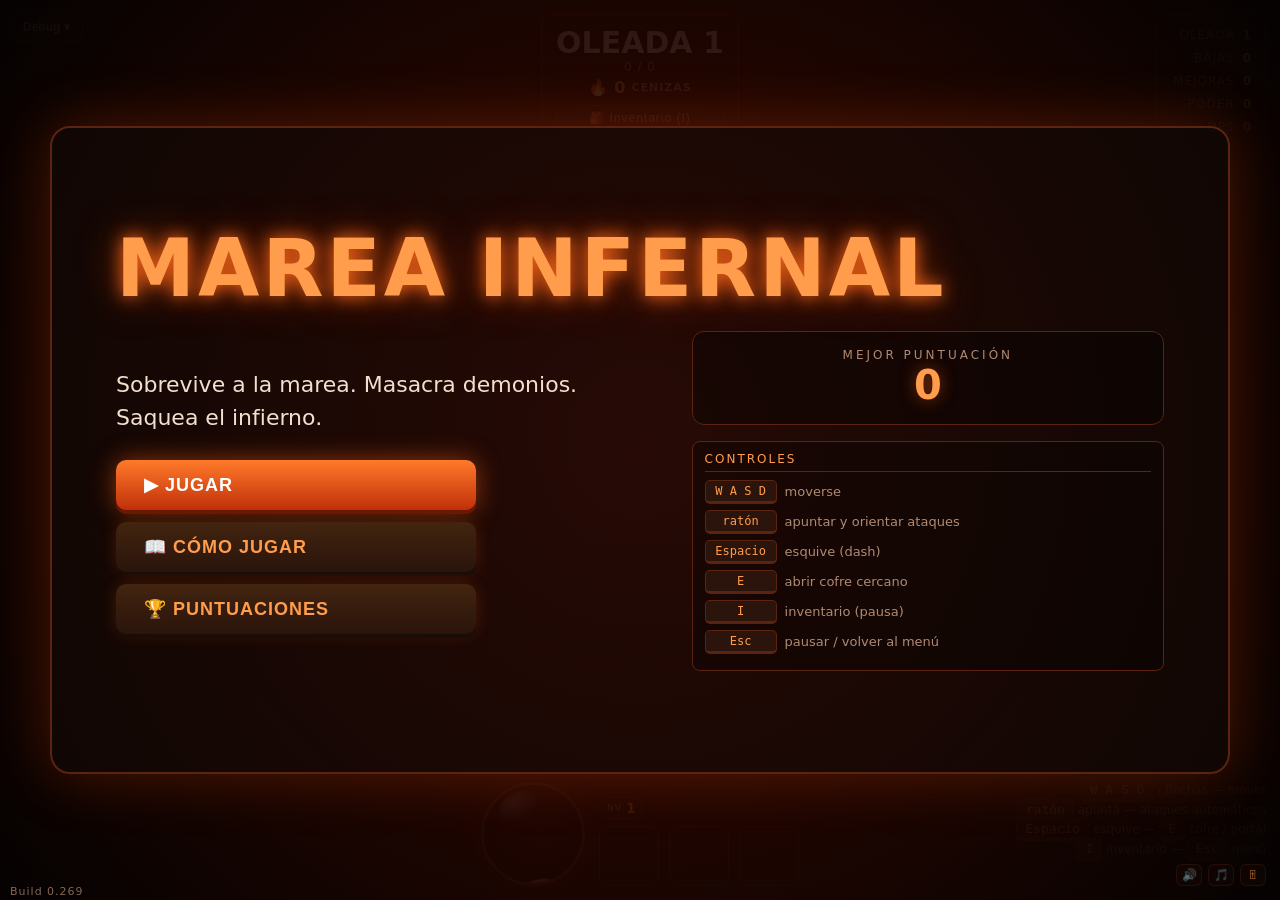
<file: index.html>
<!DOCTYPE html>
<html lang="es">

<head>
  <meta charset="UTF-8" />
  <meta name="viewport" content="width=device-width, initial-scale=1.0, maximum-scale=1.0, user-scalable=no, viewport-fit=cover" />
  <meta name="theme-color" content="#0d0806" />
  <meta name="mobile-web-app-capable" content="yes" />
  <meta name="apple-mobile-web-app-capable" content="yes" />
  <meta name="apple-mobile-web-app-status-bar-style" content="black-translucent" />
  <link rel="manifest" href="manifest.webmanifest" />
  <title>Marea Infernal</title>
  <link rel="stylesheet" href="css/estilos.css?v=270" />
</head>

<body>
  <div id="game-wrap">
    <canvas id="game"></canvas>
    <canvas id="locator-layer" aria-hidden="true"></canvas>
    <details id="debug-panel">
      <summary>Debug ▾</summary>
      <div id="debug-menu" role="group" aria-label="Controles de debug">
        <button id="dbg-wave" type="button">+ Oleada</button>
        <button id="dbg-final" type="button">Desafío final</button>
        <button id="dbg-ash" type="button" aria-pressed="false">∞ Cenizas</button>
        <button id="dbg-god" type="button" aria-pressed="false">Invulnerable</button>
        <button id="dbg-goblin" type="button">Invocar Krampus</button>
        <button id="dbg-level" type="button">+ Nivel</button>
        <button id="dbg-skelhp" type="button" aria-pressed="false">Vida esqueletos</button>
      </div>
    </details>
    <!-- NOTA PARA QUIEN EDITE ESTE ARCHIVO (Claude): por CADA salida/entrega que se haga de este proyecto
         hay que SUMAR 1 al numero de build de la linea de abajo. Actual: 269 -> la proxima entrega 270,
         luego 271, 272, etc. (se muestra como 0.269, 0.270, 0.271...). Actualiza este comentario tambien.
         La etiqueta NO lleva fecha. -->
    <div id="build-tag">Build 0.269</div>


    <!-- Boss bar -->
    <div id="boss-wrap">
      <div id="boss-name">Señor de la Marea</div>
      <div id="boss-bar">
        <div id="boss-fill"></div>
      </div>
    </div>

    <!-- Boss warning banner -->
    <div id="warning"></div>

    <!-- Intermission banner (every 5 waves) -->
    <div id="inter-panel">
      <div class="inter-title">Intermedio</div>
      <div class="inter-sub">Oleada superada. Revisa tu equipo con <kbd>I</kbd> y continúa cuando estés listo.</div>
      <button class="btn btn-small" id="inter-continue">Continuar ▶</button>
    </div>

    <div id="portal-prompt" hidden role="group" aria-labelledby="portal-prompt-title">
      <strong id="portal-prompt-title">Pasar a la siguiente etapa</strong>
      <button id="portal-enter" class="btn btn-small" type="button">Cruzar · E / Enter</button>
    </div>

    <!-- HUD -->
    <div id="hud">
      <div class="hud-top">
        <div></div><!-- hueco: Nivel/Vida/Exp ahora estan abajo (#dock), junto a las habilidades -->

        <div class="panel tide-panel">
          <div id="tide-timer">OLEADA 1</div>
          <div id="wave-progress" style="font-size:12px;color:var(--muted);letter-spacing:1px;margin-bottom:4px">0 / 0
          </div>
          <div class="ash"><span>🔥</span><span id="ash-txt">0</span><span
              style="font-size:11px;color:var(--muted);text-transform:uppercase;letter-spacing:1px">cenizas</span></div>
          <button id="inv-btn">🎒 Inventario (I)</button>
        </div>

        <div class="panel" style="text-align:right">
          <div class="stat-row" style="justify-content:flex-end"><span class="stat-label">Oleada</span><b id="wave-txt"
              style="color:var(--ember-glow)">1</b></div>
          <div class="stat-row" style="justify-content:flex-end"><span class="stat-label">Bajas</span><b
              id="kills-txt">0</b></div>
          <div class="stat-row" style="justify-content:flex-end"><span class="stat-label">Mejoras</span><b
              id="loot-txt">0</b></div>
          <div class="stat-row" style="justify-content:flex-end"><span class="stat-label">Poder</span><b id="power-txt"
              style="color:#ffd84d">0</b></div>
          <div class="stat-row" style="justify-content:flex-end" title="Daño efectivo (sin sobreataque) de los últimos 15 s ÷ 15"><span class="stat-label">DPS</span><b id="dps-txt"
              style="color:#ff9d2e">0</b></div>
        </div>
      </div>

      <div class="hud-bottom">
        <div id="loot-feed"></div>
        <!-- Dock inferior estilo Diablo: orbe de vida a la izquierda; a la derecha, barra de experiencia
             (con el nivel) encima de las habilidades. Los ids hp-fill/hp-txt/xp-fill/xp-txt/level-txt los usa updateHud(). -->
        <div id="dock">
          <div id="hp-orb" title="Vida">
            <div id="hp-fill"></div>
            <div class="orb-shine"></div>
            <div id="hp-txt" class="orb-label"></div>
          </div>
          <div id="dock-main">
            <div id="necro-souls" class="bar" hidden aria-live="polite" title="Esqueletos: cuenta / límite">
              <div class="fill" id="necro-fill"></div>
              <div class="label" id="necro-txt"></div>
            </div>
            <div id="xp-row">
              <div id="level-badge" title="Nivel"><small>Nv</small><b id="level-txt">1</b></div>
              <div class="bar" id="xp-bar" title="Experiencia">
                <div class="fill" id="xp-fill"></div>
                <div class="label" id="xp-txt"></div>
              </div>
            </div>
            <div id="skills-bar">
              <div class="skill" id="skill-0">
                <div class="skill-icon"></div>
                <div class="skill-cd"></div>
                <div class="skill-name"></div>
              </div>
              <div class="skill" id="skill-1">
                <div class="skill-icon"></div>
                <div class="skill-cd"></div>
                <div class="skill-name"></div>
              </div>
              <div class="skill" id="skill-2">
                <div class="skill-icon"></div>
                <div class="skill-cd"></div>
                <div class="skill-name"></div>
              </div>
            </div>
          </div>
        </div>
        <div id="hud-br">
          <div id="controls-hint">
            <kbd>W A S D</kbd> / flechas — mover<br />
            <kbd>ratón</kbd> apunta — ataques automáticos<br />
            <kbd>Espacio</kbd> esquive — <kbd>E</kbd> cofre / portal<br />
            <kbd>I</kbd> inventario — <kbd>Esc</kbd> menú
          </div>
          <button id="pause-btn" title="Pausa" aria-label="Pausa">⏸</button>
          <div id="audio-controls">
            <button id="sound-btn" title="Silenciar sonido" aria-label="Silenciar sonido" aria-pressed="false">🔊</button>
            <button id="music-mute-btn" title="Silenciar música" aria-label="Silenciar música" aria-pressed="false">🎵</button>
            <button id="volume-btn" title="Volumen" aria-label="Ajustar volumen" aria-expanded="false" aria-controls="volume-panel">🎚</button>
            <button id="fullscreen-btn" class="touch-only" type="button" data-fullscreen data-compact="true" aria-label="Pantalla completa">⛶</button>
            <div id="volume-panel" hidden>
              <label for="volume-slider">General <output id="volume-value" for="volume-slider">100 %</output></label>
              <input id="volume-slider" type="range" min="0" max="100" step="1" value="100" aria-label="Volumen general" />
              <label for="music-slider">Música <output id="music-value" for="music-slider">25 %</output></label>
              <input id="music-slider" type="range" min="0" max="100" step="1" value="25" aria-label="Volumen de música" aria-describedby="music-track" />
              <label for="effects-slider">Habilidades y efectos <output id="effects-value" for="effects-slider">100 %</output></label>
              <input id="effects-slider" type="range" min="0" max="100" step="1" value="100" aria-label="Volumen de habilidades y efectos" />
              <p id="music-track">Ceniza digital · 8 bits</p>
            </div>
          </div>
        </div>
      </div>
    </div>

    <!-- Controles tactiles: solo se muestran en moviles/tablets (clase .touch en <html>, ver mecanica.js y tactil.js) -->
    <div id="touch-ui">
      <div id="dpad" aria-label="Cruceta">
        <span class="dp dp-up">▲</span>
        <span class="dp dp-left">◀</span>
        <span class="dp dp-mid"></span>
        <span class="dp dp-right">▶</span>
        <span class="dp dp-down">▼</span>
        <span id="dpad-thumb" aria-hidden="true"></span>
      </div>
      <button id="touch-chest" hidden>📦<small>Abrir</small></button>
      <button id="touch-dash" aria-label="Esquive">💨<small>Esquive</small></button>
    </div>
    <div id="rotate-hint"><div>📱↻<p>Gira el dispositivo en horizontal para jugar</p><button class="btn" type="button" data-fullscreen>Pantalla completa</button></div></div>

    <div id="fullscreen-help" class="overlay" role="dialog" aria-modal="true" aria-labelledby="fullscreen-help-title" hidden>
      <div class="card"><h2 id="fullscreen-help-title">Pantalla completa</h2><p id="fullscreen-message"></p><button id="fullscreen-help-close" class="btn" type="button">Entendido</button></div>
    </div>

    <!-- Main menu overlay -->
    <div class="overlay" id="menu-screen">
      <div class="card menu-card">
        <h1>Marea Infernal</h1>

        <!-- HOME view -->
        <div class="menu-view" id="menu-home">
          <div class="home-grid">
            <div class="home-main">
              <p class="big">Sobrevive a la marea. Masacra demonios. Saquea el infierno.</p>
              <div class="menu-buttons">
                <button class="btn" id="btn-play">▶ Jugar</button>
                <button class="btn btn-sec" id="btn-how">📖 Cómo jugar</button>
                <button class="btn btn-sec" id="btn-scores">🏆 Puntuaciones</button>
                <button class="btn btn-sec touch-only" type="button" data-fullscreen>Pantalla completa</button>
              </div>
            </div>
            <aside class="home-side">
              <div class="best-box">
                <div class="best-label">Mejor puntuación</div>
                <div class="best-val" id="menu-best">0</div>
              </div>
              <div class="ctrl-col">
                <div class="ctrl-title">Controles</div>
                <div class="ctrl-row"><kbd>W A S D</kbd><span>moverse</span></div>
                <div class="ctrl-row"><kbd>ratón</kbd><span>apuntar y orientar ataques</span></div>
                <div class="ctrl-row"><kbd>Espacio</kbd><span>esquive (dash)</span></div>
                <div class="ctrl-row"><kbd>E</kbd><span>abrir cofre cercano</span></div>
                <div class="ctrl-row"><kbd>I</kbd><span>inventario (pausa)</span></div>
                <div class="ctrl-row"><kbd>Esc</kbd><span>pausar / volver al menú</span></div>
              </div>
            </aside>
          </div>
        </div>

        <!-- Weapon selection view -->
        <div class="menu-view hidden" id="menu-weapons">
          <h2>Elige tu arma</h2>
          <p class="weapon-intro">Elige con cuidado: tu héroe define tu estilo de combate y no se puede cambiar durante la partida.</p>
          <div class="diff-row" role="group" aria-label="Dificultad">
            <span class="diff-label">Dificultad</span>
            <button type="button" class="diff-btn" data-diff="easy" title="Bichos sin multiplicador de vida ni daño; jefes con 50 % menos de vida">Fácil</button>
            <button type="button" class="diff-btn active" data-diff="normal" title="Bichos x5 de vida y x3 de daño; jefes con 30 % menos de vida">Normal</button>
            <button type="button" class="diff-btn" data-diff="hard" title="La dificultad original: bichos x15 de vida y x5 de daño">Difícil</button>
          </div>
          <div class="weapon-grid">
            <article class="weapon-card">
              <div class="weapon-icon">🏹</div>
              <h3>Arquero</h3>
              <p>A distancia: flechas rápidas, golpes críticos y vida equilibrada.</p>
              <ul>
                <li>Flecha: disparo constante</li>
                <li>Abanico: ráfaga en cono</li>
                <li>Devastación: atraviesa todo</li>
              </ul>
              <button class="btn weapon-start" data-weapon="bow">Jugar con arco</button>
            </article>
            <article class="weapon-card">
              <div class="weapon-icon">🪄</div>
              <h3>Mago</h3>
              <p>Frágil y de largo alcance, con meteoritos y esquiva en parpadeo.</p>
              <ul>
                <li>Orbe arcano: proyectil guiado</li>
                <li>Salva arcana: abanico de orbes</li>
                <li>Meteorito: explosión de área</li>
              </ul>
              <button class="btn weapon-start" data-weapon="staff">Jugar con bastón</button>
            </article>
            <article class="weapon-card">
              <div class="weapon-icon">🪓</div>
              <h3>Bárbaro</h3>
              <p>Cuerpo a cuerpo y muy resistente, pero más lento.</p>
              <ul>
                <li>Tajo: barrido que crece con el daño</li>
                <li>Hacha arrojadiza: hace sangrar</li>
                <li>Golpe sísmico: onda de área</li>
              </ul>
              <button class="btn weapon-start" data-weapon="axe">Jugar con hacha</button>
            </article>
            <article class="weapon-card">
              <div class="weapon-icon">💀</div>
              <h3>Nigromante</h3>
              <p>Magia oscura, esqueletos aliados y un aura de veneno acumulable.</p>
              <ul>
                <li>Siega espectral: barrido en arco</li>
                <li>Hueste: 1 esqueleto cada 3 bajas</li>
                <li>Aura pestilente: veneno que se acumula</li>
              </ul>
              <button class="btn weapon-start" data-weapon="necro">Jugar con nigromante</button>
            </article>
          </div>
          <button class="btn btn-sec menu-back" data-back>← Volver</button>
        </div>

        <!-- HOW TO PLAY view -->
        <div class="menu-view hidden" id="menu-howto">
          <h2>Cómo jugar</h2>
          <div class="howto-body">
            <div class="howto-text">
              <p><b style="color:var(--ember-glow)">Objetivo.</b> Sobrevive tantas oleadas como puedas: no hay límite
                de tiempo y solo pierdes si te quedas sin vida. Cada oleada es más dura. Sube de nivel con la
                <b>experiencia</b>, reúne <b>cenizas candentes</b> 🔥 y mejora tu equipo con el <b>botín</b>.</p>
              <p><b style="color:var(--ember-glow)">Héroes.</b> Elige uno antes de jugar; no se puede cambiar durante la
                partida. Cada héroe tiene tres ataques automáticos (básico, intermedio y definitivo) con su propio
                cooldown: tú solo te mueves y apuntas con el ratón, que orienta los ataques frontales (los circulares
                salen desde ti).</p>
              <p><b style="color:#ffd84d">🏹 Arquero.</b> Combate a distancia con 120 de vida base y 12 de daño. Dispara flechas
                rápidas (3,1 por segundo), un abanico de flechas y una flecha devastadora que atraviesa a todos los enemigos. Su stat
                propio es el <b>Crítico</b>.</p>
              <p><b style="color:#bd8cff">🪄 Mago.</b> El más frágil (80 de vida) pero con más daño base (25). Lanza (1,7 ataques por segundo) un
                orbe arcano guiado, una salva de orbes en abanico y un meteorito que marca un círculo antes de caer. Su
                <b>Poder</b> (en lugar de Crítico) agranda el meteorito y añade orbes a la salva. Su esquiva es un
                <b>parpadeo arcano</b>: desapareces mientras te desplazas y llega un 25 %
                más lejos.</p>
              <p><b style="color:#ff7659">🪓 Bárbaro.</b> Cuerpo a cuerpo y muy resistente: 200 de vida, 30 de daño, 1,6 ataques por segundo y
                regeneración de 1/s, pero más lento. Su <b>Bloqueo</b> (en lugar de Crítico) da probabilidad de reducir
                a la mitad el daño recibido. El tajo es un barrido en sentido horario: su arco crece con el daño hasta cerrar el círculo de 360° (con 100 de daño) y, desde ahí, crece su radio; el hacha arrojadiza lanza tres hachas que
                atraviesan y hacen sangrar (50 % de su daño cada 0,5 s durante 8 s) y el golpe sísmico daña en tres anillos
                (×2 exterior, ×4 central, ×7 interior).</p>
              <p><b style="color:#9fe6b2">💀 Nigromante.</b> Tiene 95 de vida y 62 de daño base. Pelea con un barrido de guadaña, invoca
                esqueletos y envenena a los enemigos cercanos con su Aura pestilente (el detalle de cada habilidad está
                en el inventario, <kbd>I</kbd>). Cada 3 bajas levantan un esqueleto espectral durante 10 segundos, hasta tantos
                aliados como su <b>Mando</b> (8 de base, +1 por punto gastado, multiplicado por la rareza); la Hueste espectral
                invoca tres arqueros y comparte ese máximo; los esqueletos de más no aparecen en el mapa: esperan en una reserva (la cuenta pasa del límite) y entran uno a uno cuando muere un aliado. Mientras la cuenta esté por encima del límite (mínimo 5 s) se enciende una luz verde que duplica la vida de todos. Los aliados atraviesan obstáculos (también las flechas de los arqueros) y sí reciben daño de los enemigos.
                Su stat especial es <b>Mando</b> (en lugar de Crítico) y su Recarga sube un +5 % por punto en vez de un +10 %, y su Velocidad (botas) sube +1 por punto en vez de +2.</p>
              <p><b style="color:var(--ember-glow)">Esquiva.</b> Pulsa <kbd>Espacio</kbd> para hacer un dash con una
                breve invulnerabilidad. Tiene tiempo de recarga.</p>
              <p><b style="color:var(--ember-glow)">Botín y equipo.</b> Empiezas con 6 piezas (una por ranura). Abre tu
                mochila con <kbd>I</kbd>: a la izquierda de la ventana verás un cuadro por cada habilidad de tu héroe con lo
                que hace y sus valores actuales; dentro, tus estadísticas y tus piezas. Gasta cenizas: cada punto de stat sube la pieza +1 (cuesta 30, 50, 100, 250 o 2500 cenizas según la rareza de la pieza: Común, Mágico, Raro, Legendario o Único).
                Al llegar a +5 puedes subir su rareza (Común → Único), y el indicador vuelve a +0 (conservas los stats
                ya comprados) para repetir el ciclo en el rango superior.</p>
              <p><b style="color:var(--ember-glow)">Rareza.</b> La rareza de una pieza multiplica <b>todos sus
                stats</b>:
                <span style="color:#d9d2c6">Común ×1</span> ·
                <span style="color:#5aa0ff">Mágico ×1,5</span> ·
                <span style="color:#ffd84d">Raro ×2</span> ·
                <span style="color:#ff7a2a">Legendario ×3</span> ·
                <span style="color:#c9622b">Único ×5</span>.
                Subirla cuesta 200, 350, 750 y 2000 cenizas (de un nivel al siguiente), así que es la mejora más
                potente del equipo.</p>
              <p><b style="color:var(--ember-glow)">Cofres.</b> Aparecen con un 5% de probabilidad en cada tanda de
                enemigos y siempre al matar al jefe. Duran solo 5 segundos: acércate y pulsa <kbd>E</kbd> para abrirlos
                gratis y recibir 100 + (nivel × 50) cenizas, aumentadas por tu bonus de Brasas.</p>
              <p><b style="color:#ffd84d">Duende del Tesoro.</b> Con poca probabilidad aparece un duende que huye de
                ti dejando cenizas. No hace daño, pero acaba escapando por un portal dorado: si lo golpeas mientras lo
                abre, lo interrumpes; tras unos 25 s ya no se puede detener. Derrótalo para ganar 200 cenizas.</p>
              <p><b style="color:#ff5050">Los jefes.</b> Aparece uno distinto cada 10 oleadas: Kraken Abisal (10),
                Coloso Abisal (20), Medusa de Magma (30), Ídolo Rúnico (40) y el Señor de la Marea (50). Desde la
                oleada 20 saltan para aplastar; desde la 30 invocan lluvia de fuego. Al derrotarlos dejan un cofre.
                Tras la oleada 50 hay una última <b>pausa</b> (“Prepárate para el Desafío final”) y, al continuar,
                llega el <b>Desafío final</b>: tres jefes al azar <b>a la vez</b>, con <b>300.000 de vida cada uno</b> y sin
                enemigos normales. Al caer los tres ganas la partida y puedes registrar tu nombre. Cada 5 oleadas
                hay una <b>pausa</b> (sin nuevos enemigos hasta pulsar Continuar) para revisar tu equipo, y cada 10
                cambia el <b>escenario</b>.</p>
            </div>

            <div class="controls-table">
              <div class="ctrl-col">
                <div class="ctrl-title">Teclado y ratón</div>
                <div class="ctrl-row"><kbd>W A S D</kbd><span>/ flechas — moverse</span></div>
                <div class="ctrl-row"><kbd>ratón</kbd><span>apuntar y orientar los ataques</span></div>
                <div class="ctrl-row"><kbd>auto</kbd><span>los tres ataques se lanzan solos con sus cooldowns</span></div>
                <div class="ctrl-row"><kbd>Espacio</kbd><span>esquive (dash)</span></div>
                <div class="ctrl-row"><kbd>E</kbd><span>abrir cofre cercano</span></div>
                <div class="ctrl-row"><kbd>I</kbd><span>inventario (pausa)</span></div>
                <div class="ctrl-row"><kbd>Esc</kbd><span>pausar / volver al menú</span></div>
              </div>
              <div class="ctrl-col touch-only">
                <div class="ctrl-title">Pantalla táctil</div>
                <div class="ctrl-row"><kbd>cruceta</kbd><span>moverse (8 direcciones)</span></div>
                <div class="ctrl-row"><kbd>💨</kbd><span>esquive (dash)</span></div>
                <div class="ctrl-row"><kbd>auto</kbd><span>apunta solo al enemigo más cercano</span></div>
                <div class="ctrl-row"><kbd>📦</kbd><span>aparece junto a un cofre para abrirlo</span></div>
                <div class="ctrl-row"><kbd>⏸</kbd><span>pausar / volver al menú</span></div>
                <div class="ctrl-row"><kbd>⛶</kbd><span>pantalla completa; podés moverte y esquivar con dos dedos</span></div>
              </div>
            </div>
          </div>
          <button class="btn btn-sec menu-back" data-back>← Volver</button>
        </div>

        <!-- SCORES view -->
        <div class="menu-view hidden" id="menu-scores">
          <h2>Puntuaciones</h2>
          <div class="scores-tabs">
            <button class="btn btn-small" id="scores-tab-global">🌐 Global</button>
            <button class="btn btn-small btn-sec" id="scores-tab-local">💾 Local</button>
          </div>
          <div class="diff-row" role="group" aria-label="Dificultad del ranking">
            <span class="diff-label">Dificultad</span>
            <button type="button" class="diff-btn" data-sdiff="easy">Fácil</button>
            <button type="button" class="diff-btn" data-sdiff="normal">Normal</button>
            <button type="button" class="diff-btn active" data-sdiff="hard">Difícil</button>
          </div>
          <div id="scores-status" class="scores-empty"></div>
          <div id="scores-table"></div>
          <div class="menu-buttons-row">
            <button class="btn btn-sec menu-back" data-back>← Volver</button>
            <button class="btn btn-danger" id="btn-clear-scores">🗑 Borrar</button>
          </div>
        </div>
      </div>
    </div>

    <!-- Pause overlay -->
    <div class="overlay hidden" id="pause-screen">
      <div class="card">
        <h2>Pausa</h2>
        <p>La marea aguarda tu regreso.</p>
        <div class="menu-buttons">
          <button class="btn" id="btn-resume">▶ Reanudar</button>
          <button class="btn btn-sec" id="btn-pause-menu">🏠 Menú principal</button>
        </div>
        <p class="menu-foot">Salir al menú termina la partida actual.</p>
      </div>
    </div>

    <!-- Inventory overlay -->
    <div class="overlay hidden" id="inv-screen">
      <div class="card inv-card">
        <h2>Inventario</h2>
        <p id="inv-power">Brasas</p>
        <div class="inv-cols">
          <div class="inv-left">
            <div class="inv-sub">Estadísticas</div>
            <div class="stat-legend"><b style="color:#5aa0ff">■</b> Nivel (base) &nbsp; <b style="color:#ff9d4d">■</b>
              Equipo</div>
            <div id="stats-panel"></div>
            <div class="inv-sub" id="skills-sub" style="margin-top:16px" hidden>Habilidades</div>
          </div>
          <div>
            <div class="inv-sub">Equipo · mejóralo con brasas</div>
            <div id="equip-list"></div>
          </div>
        </div>
        <button class="btn" id="inv-close">Cerrar (I)</button>
        <!-- Habilidades: columna flotante a la izquierda de la tarjeta (si no cabe, se mueve a la columna izquierda; ver placeSkillsPanel) -->
        <div id="skills-panel"></div>
      </div>
    </div>

    <!-- Game over overlay -->
    <div class="overlay hidden" id="over-screen">
      <canvas id="fireworks"></canvas>
      <div class="card" style="position:relative;z-index:1">
        <h2 id="over-title">Has caído</h2>
        <p id="over-sub">La marea te ha consumido. Esto es lo que lograste:</p>
        <div class="stats-grid">
          <div>Nivel alcanzado <b id="final-level">1</b></div>
          <div>Oleada <b id="final-wave">1</b></div>
          <div>Demonios abatidos <b id="final-kills">0</b></div>
          <div>Mejoras realizadas <b id="final-loot">0</b></div>
          <div>Cenizas totales <b id="final-ash">0</b></div>
          <div>Puntuación <b id="final-score">0</b></div>
        </div>
        <div id="dmg-breakdown"></div>
        <p id="best-score" style="color:var(--ember-glow)"></p>
        <div class="name-row" id="name-row">
          <label for="name-input">Tu nombre:</label>
          <input id="name-input" type="text" maxlength="14" placeholder="Héroe" autocomplete="off" />
          <button class="btn btn-sec btn-small" id="save-score-btn">Guardar</button>
        </div>
        <div class="menu-buttons-row">
          <button class="btn" id="restart-btn">⟳ Reintentar</button>
          <button class="btn btn-sec" id="over-scores-btn">🏆 Puntuaciones</button>
          <button class="btn btn-sec" id="over-menu-btn">🏠 Menú</button>
        </div>
      </div>
    </div>
  </div>

  <!-- Orden de carga clasico (sin modulos ES para que funcione bajo file://):
     mecanica.js define el nucleo y los simbolos globales (var/function);
     personajes.js y enemigos.js los usan. enemigos.js arranca el juego al final. -->
  <script src="js/mecanica.js?v=1"></script>
  <script src="js/musica.js"></script>
  <script src="js/portal.js"></script>
  <script src="js/personajes.js"></script>
  <script src="js/jefes.js"></script>
  <script src="js/nigromante.js"></script>
  <script src="js/enemigos.js"></script>
  <script src="js/tactil.js?v=268"></script>
</body>

</html>
</file>
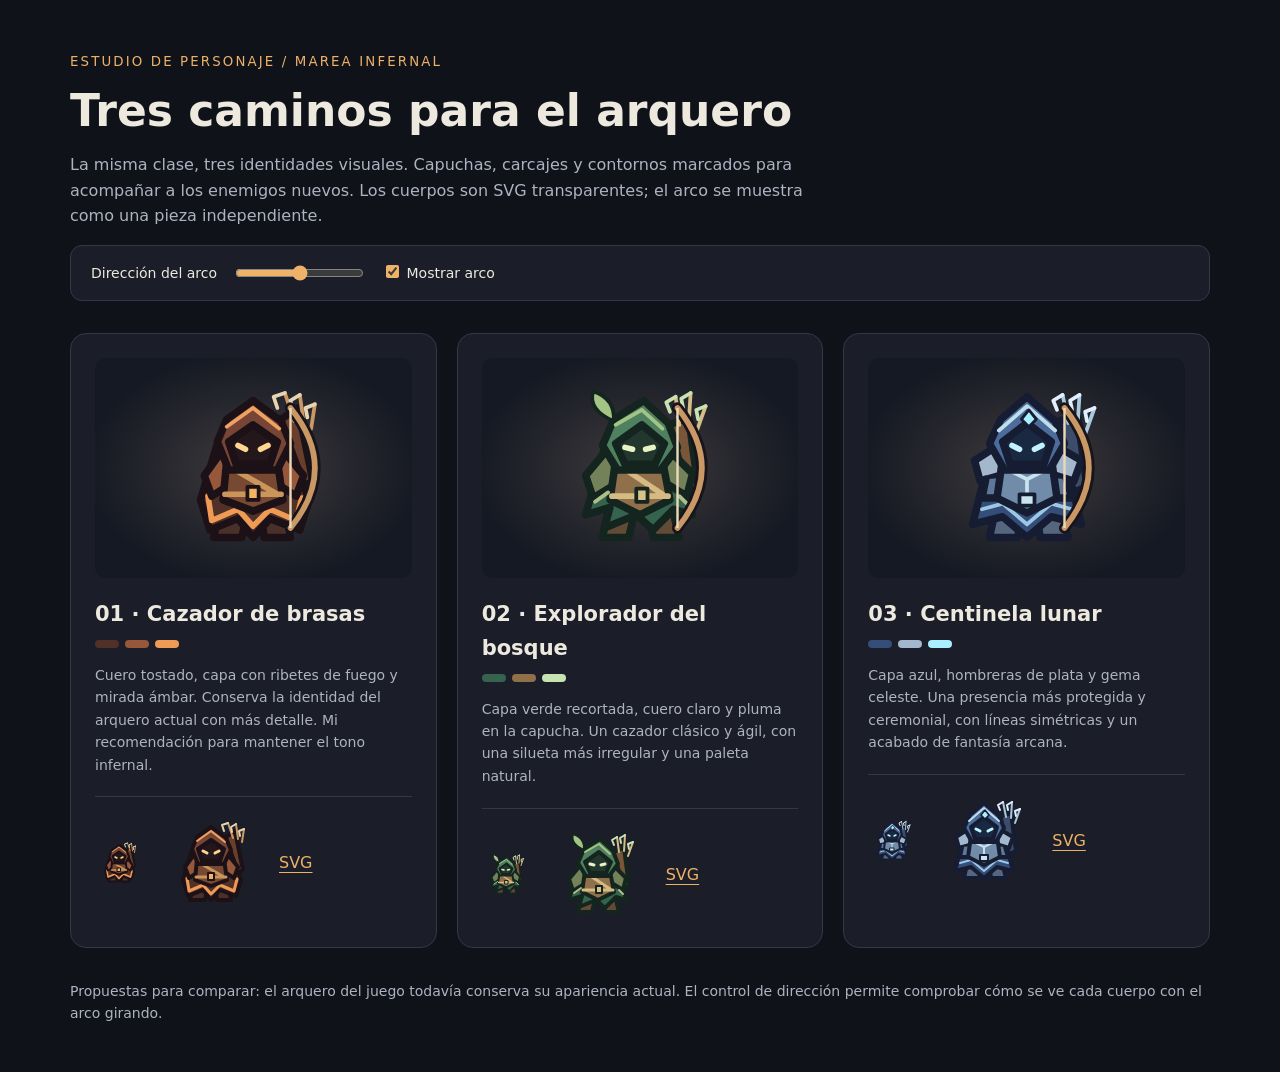
<file: assets/archer/index.html>
<!doctype html>
<html lang="es">
<meta charset="utf-8">
<meta name="viewport" content="width=device-width,initial-scale=1">
<title>Marea Infernal · Tres arqueros</title>
<style>
*{box-sizing:border-box}body{margin:0;padding:48px 24px;background:#101219;color:#eee9df;font:16px/1.6 system-ui,sans-serif}main{max-width:1140px;margin:auto}small{color:#edb268;letter-spacing:.16em;text-transform:uppercase}h1{font-size:clamp(28px,5vw,44px);line-height:1.15;margin:12px 0}p{color:#aeb3c1;max-width:760px}.grid{display:grid;grid-template-columns:repeat(auto-fit,minmax(280px,1fr));gap:20px;margin:32px 0}article{border:1px solid #343846;border-radius:16px;padding:24px;background:#1b1e28}.stage{height:220px;display:grid;place-items:center;background:radial-gradient(ellipse,#3e3a3c,#151923 75%);border-radius:10px}.hero{position:relative;width:180px;height:180px}.hero img{width:100%;height:100%}.bow{position:absolute;inset:0;width:100%;height:100%;overflow:visible;pointer-events:none;transform:rotate(var(--aim,0deg));transform-origin:50% 50%}h2{font-size:21px;margin:20px 0 8px}article p{font-size:14px;min-height:90px;margin:0 0 20px}.sizes{display:flex;align-items:center;gap:20px;border-top:1px solid #343846;padding-top:18px}.sizes img{width:48px;height:48px}.sizes img+img{width:96px;height:96px}a{color:#edb268;text-underline-offset:4px}.controls{display:flex;align-items:center;gap:16px;flex-wrap:wrap;padding:16px 20px;border:1px solid #343846;border-radius:12px;background:#1b1e28}input{accent-color:#edb268}label{font-size:14px}footer{font-size:14px;color:#aeb3c1}.swatches{display:flex;gap:6px;margin-bottom:16px}.swatches i{width:24px;height:8px;border-radius:4px;background:var(--c)}
</style>
<main>
<small>Estudio de personaje / Marea Infernal</small>
<h1>Tres caminos para el arquero</h1>
<p>La misma clase, tres identidades visuales. Capuchas, carcajes y contornos marcados para acompañar a los enemigos nuevos. Los cuerpos son SVG transparentes; el arco se muestra como una pieza independiente.</p>
<div class="controls"><label for="aim">Dirección del arco</label><input id="aim" type="range" min="-180" max="180" value="0"><label><input id="weapon" type="checkbox" checked> Mostrar arco</label></div>
<div class="grid">
<article><div class="stage"><div class="hero"><img src="ember.svg" alt="Arquero con capucha marrón y ribetes naranjas"></div></div><h2>01 · Cazador de brasas</h2><div class="swatches"><i style="--c:#513027"></i><i style="--c:#96573a"></i><i style="--c:#ef9b56"></i></div><p>Cuero tostado, capa con ribetes de fuego y mirada ámbar. Conserva la identidad del arquero actual con más detalle. Mi recomendación para mantener el tono infernal.</p><div class="sizes"><img src="ember.svg" alt="Brasas a escala pequeña"><img src="ember.svg" alt="Brasas ampliado"><a href="ember.svg">SVG</a></div></article>
<article><div class="stage"><div class="hero"><img src="forest.svg" alt="Explorador con capa verde, cuero y una pluma"></div></div><h2>02 · Explorador del bosque</h2><div class="swatches"><i style="--c:#35634d"></i><i style="--c:#90704a"></i><i style="--c:#c7e3b1"></i></div><p>Capa verde recortada, cuero claro y pluma en la capucha. Un cazador clásico y ágil, con una silueta más irregular y una paleta natural.</p><div class="sizes"><img src="forest.svg" alt="Bosque a escala pequeña"><img src="forest.svg" alt="Bosque ampliado"><a href="forest.svg">SVG</a></div></article>
<article><div class="stage"><div class="hero"><img src="lunar.svg" alt="Arquero azul y plata con hombreras y gema luminosa"></div></div><h2>03 · Centinela lunar</h2><div class="swatches"><i style="--c:#354d79"></i><i style="--c:#a3b7cd"></i><i style="--c:#a8f0ff"></i></div><p>Capa azul, hombreras de plata y gema celeste. Una presencia más protegida y ceremonial, con líneas simétricas y un acabado de fantasía arcana.</p><div class="sizes"><img src="lunar.svg" alt="Lunar a escala pequeña"><img src="lunar.svg" alt="Lunar ampliado"><a href="lunar.svg">SVG</a></div></article>
</div>
<footer>Propuestas para comparar: el arquero del juego todavía conserva su apariencia actual. El control de dirección permite comprobar cómo se ve cada cuerpo con el arco girando.</footer>
</main>
<script>
const bow = '<svg class="bow" viewBox="0 0 96 96" fill="none" aria-hidden="true"><path d="M68 16Q94 48 68 80" stroke="#18141c" stroke-width="6" stroke-linecap="round"/><path d="M68 16Q94 48 68 80" stroke="#c99865" stroke-width="3" stroke-linecap="round"/><path d="M68 16V80" stroke="#ead8b7" stroke-width="1.3"/></svg>';
document.querySelectorAll('.hero').forEach(hero => hero.insertAdjacentHTML('beforeend', bow));
document.getElementById('aim').addEventListener('input', e => document.documentElement.style.setProperty('--aim', e.target.value + 'deg'));
document.getElementById('weapon').addEventListener('change', e => document.querySelectorAll('.bow').forEach(b => b.style.display = e.target.checked ? '' : 'none'));
</script>
</html>
</file>
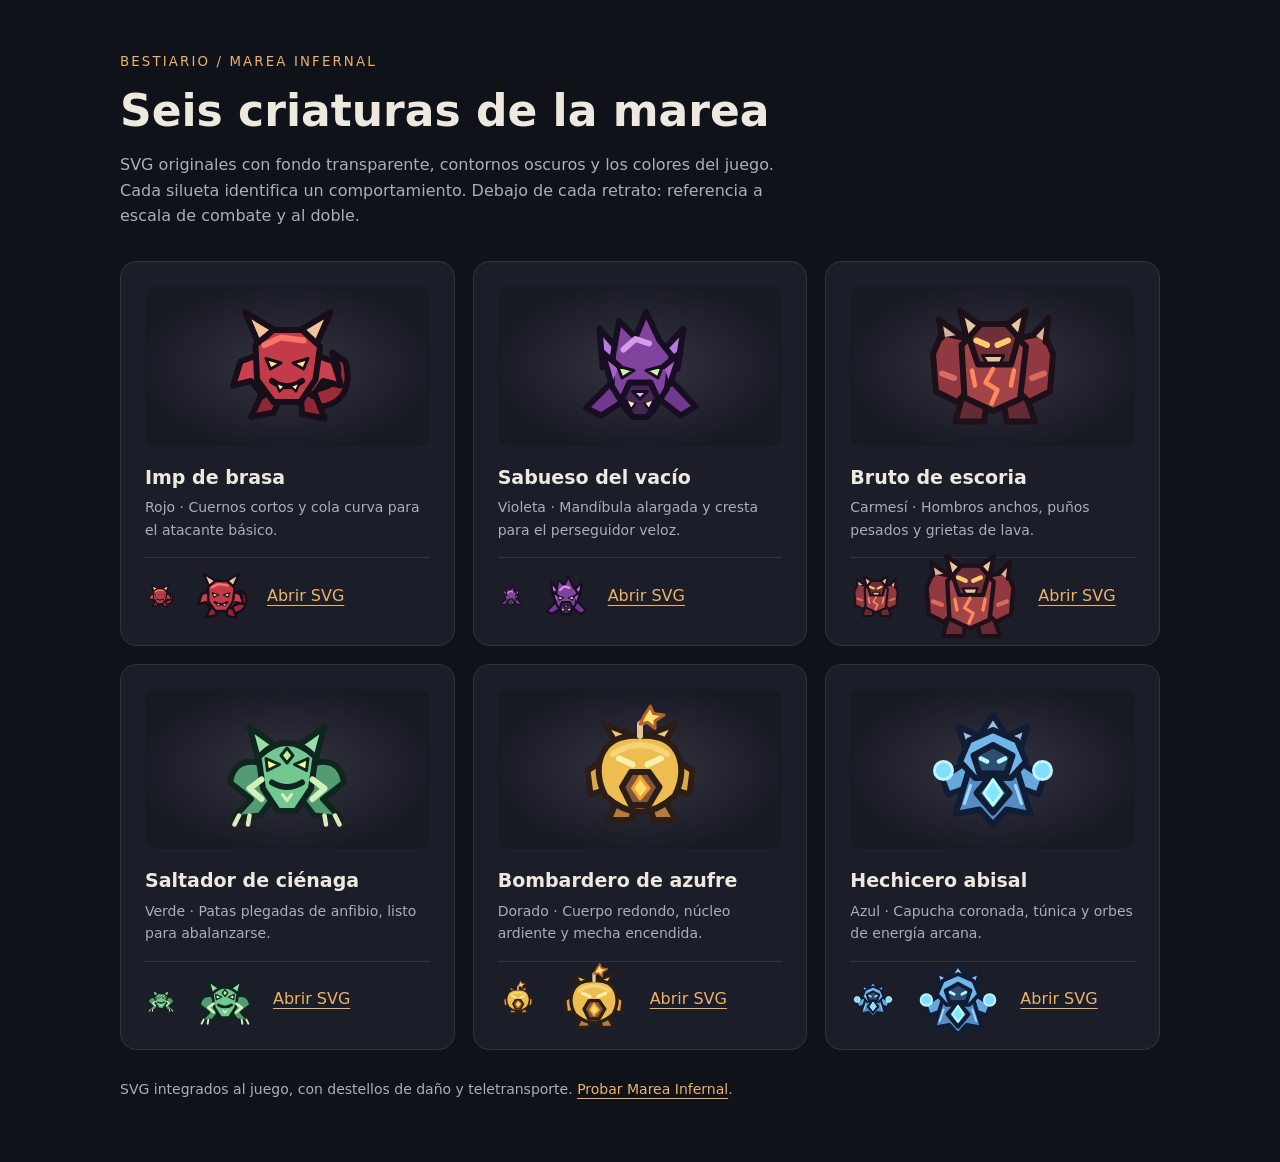
<file: assets/enemies/index.html>
<!doctype html>
<html lang="es">
<meta charset="utf-8">
<meta name="viewport" content="width=device-width, initial-scale=1">
<title>Marea Infernal · Enemigos comunes</title>
<style>
  *{box-sizing:border-box}body{margin:0;background:#101219;color:#eee9df;font:16px/1.6 system-ui,sans-serif;padding:48px 24px}main{max-width:1040px;margin:auto}small{color:#edb268;letter-spacing:.16em;text-transform:uppercase}h1{font-size:clamp(28px,5vw,44px);line-height:1.15;margin:12px 0}p{color:#aaaebc;max-width:680px}.grid{display:grid;grid-template-columns:repeat(auto-fit,minmax(260px,1fr));gap:18px;margin-top:32px}article{border:1px solid #303340;border-radius:16px;background:#1b1e28;padding:24px}.stage{height:160px;display:flex;align-items:center;justify-content:center;background:radial-gradient(ellipse,#353442,#171923 75%);border-radius:10px}img{width:144px;height:144px}h2{font-size:19px;margin:16px 0 4px}article p{font-size:14px;margin:0 0 16px;min-height:45px}.sizes{display:flex;align-items:center;gap:16px;height:64px;border-top:1px solid #303340;padding-top:12px}.sizes img{width:var(--size);height:var(--size)}a{color:#edb268;text-underline-offset:4px}.note{margin-top:28px;font-size:14px}
</style>
<main>
  <small>Bestiario / Marea Infernal</small>
  <h1>Seis criaturas de la marea</h1>
  <p>SVG originales con fondo transparente, contornos oscuros y los colores del juego. Cada silueta identifica un comportamiento. Debajo de cada retrato: referencia a escala de combate y al doble.</p>
  <div class="grid">
    <article><div class="stage"><img src="imp.svg" alt="Demonio rojo con cuernos y cola"></div><h2>Imp de brasa</h2><p>Rojo · Cuernos cortos y cola curva para el atacante básico.</p><div class="sizes"><img src="imp.svg" style="--size:30px" alt="Imp a 30 píxeles"><img src="imp.svg" style="--size:60px" alt="Imp ampliado"><a href="imp.svg">Abrir SVG</a></div></article>
    <article><div class="stage"><img src="hound.svg" alt="Sabueso violeta de hocico largo"></div><h2>Sabueso del vacío</h2><p>Violeta · Mandíbula alargada y cresta para el perseguidor veloz.</p><div class="sizes"><img src="hound.svg" style="--size:26px" alt="Sabueso a 26 píxeles"><img src="hound.svg" style="--size:52px" alt="Sabueso ampliado"><a href="hound.svg">Abrir SVG</a></div></article>
    <article><div class="stage"><img src="brute.svg" alt="Demonio robusto con grietas de lava"></div><h2>Bruto de escoria</h2><p>Carmesí · Hombros anchos, puños pesados y grietas de lava.</p><div class="sizes"><img src="brute.svg" style="--size:52px" alt="Bruto a 52 píxeles"><img src="brute.svg" style="--size:104px" alt="Bruto ampliado"><a href="brute.svg">Abrir SVG</a></div></article>
    <article><div class="stage"><img src="leaper.svg" alt="Criatura verde con patas plegadas"></div><h2>Saltador de ciénaga</h2><p>Verde · Patas plegadas de anfibio, listo para abalanzarse.</p><div class="sizes"><img src="leaper.svg" style="--size:32px" alt="Saltador a 32 píxeles"><img src="leaper.svg" style="--size:64px" alt="Saltador ampliado"><a href="leaper.svg">Abrir SVG</a></div></article>
    <article><div class="stage"><img src="bomber.svg" alt="Demonio dorado redondo con una mecha"></div><h2>Bombardero de azufre</h2><p>Dorado · Cuerpo redondo, núcleo ardiente y mecha encendida.</p><div class="sizes"><img src="bomber.svg" style="--size:40px" alt="Bombardero a 40 píxeles"><img src="bomber.svg" style="--size:80px" alt="Bombardero ampliado"><a href="bomber.svg">Abrir SVG</a></div></article>
    <article><div class="stage"><img src="caster.svg" alt="Hechicero azul con capucha y orbes"></div><h2>Hechicero abisal</h2><p>Azul · Capucha coronada, túnica y orbes de energía arcana.</p><div class="sizes"><img src="caster.svg" style="--size:46px" alt="Hechicero a 46 píxeles"><img src="caster.svg" style="--size:92px" alt="Hechicero ampliado"><a href="caster.svg">Abrir SVG</a></div></article>
  </div>
  <p class="note">SVG integrados al juego, con destellos de daño y teletransporte. <a href="../../index.html">Probar Marea Infernal</a>.</p>
</main>
</html>
</file>
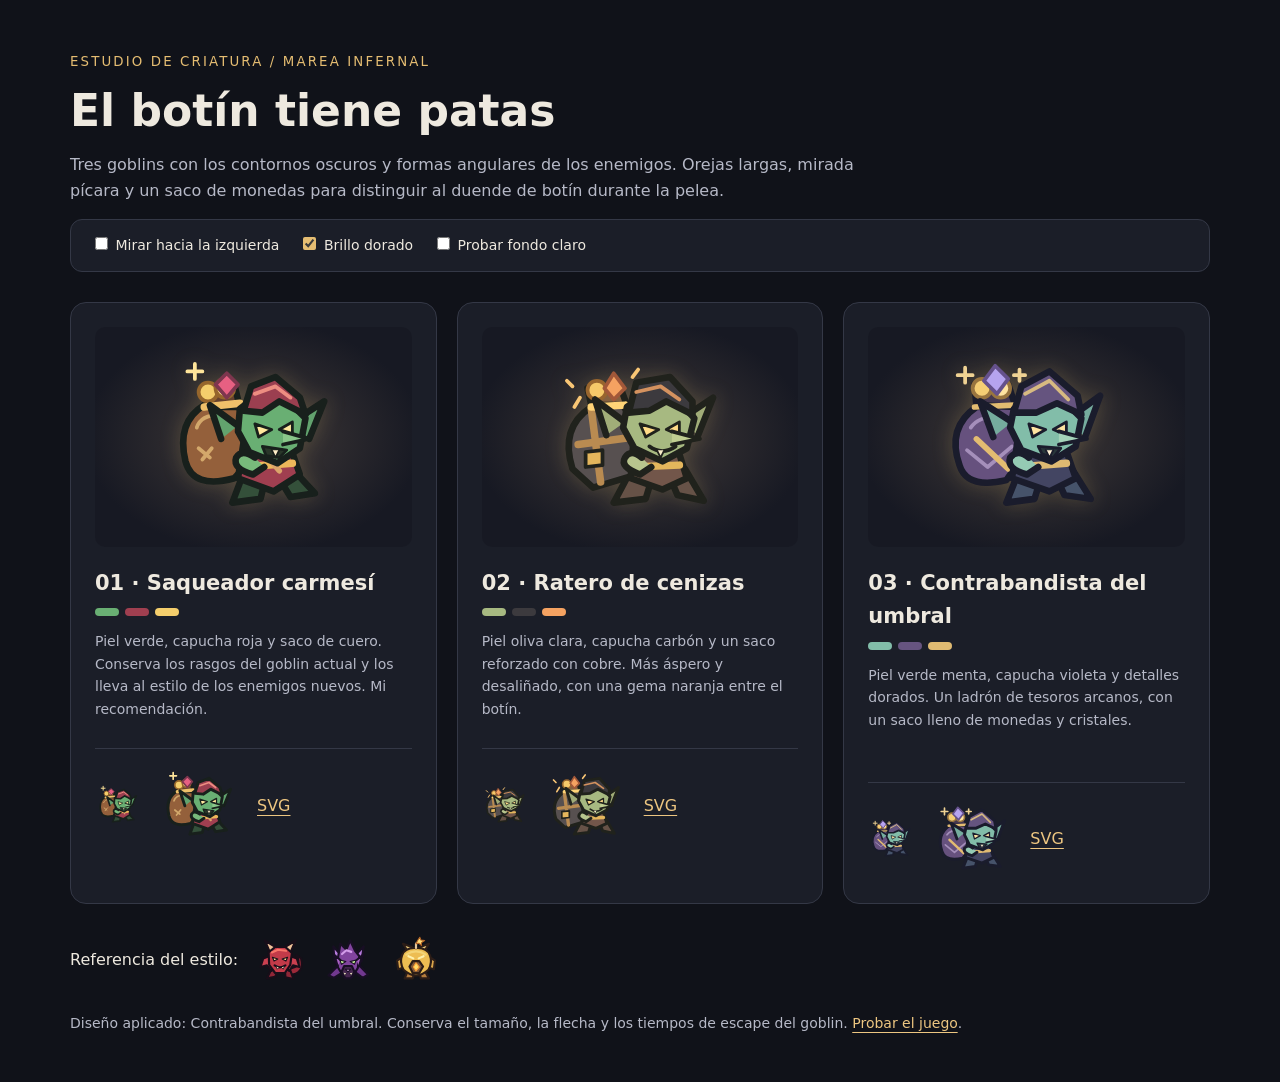
<file: assets/goblin/index.html>
<!doctype html>
<html lang="es">
<meta charset="utf-8">
<meta name="viewport" content="width=device-width,initial-scale=1">
<title>Marea Infernal · Tres goblins</title>
<style>
*{box-sizing:border-box}body{margin:0;padding:48px 24px;background:#101219;color:#eee9df;font:16px/1.6 system-ui,sans-serif}main{max-width:1140px;margin:auto}small{color:#e5bd72;letter-spacing:.16em;text-transform:uppercase}h1{font-size:clamp(28px,5vw,44px);line-height:1.15;margin:12px 0}p{color:#b6b9c7;max-width:800px}.grid{display:grid;grid-template-columns:repeat(auto-fit,minmax(280px,1fr));gap:20px;margin:30px 0}article{border:1px solid #343846;border-radius:16px;padding:24px;background:#1b1e28}.stage{height:220px;display:grid;place-items:center;background:radial-gradient(ellipse,#413a38,#171923 75%);border-radius:10px}.hero{width:180px;height:180px;filter:drop-shadow(0 0 10px #f6cd6e30)}h2{font-size:21px;margin:20px 0 8px}article p{font-size:14px;min-height:100px;margin:0 0 18px}.sizes{display:flex;align-items:center;gap:18px;border-top:1px solid #343846;padding-top:16px;min-height:95px}.sizes img{width:46px;height:46px}.sizes img+img{width:80px;height:80px}a{color:#edc681;text-underline-offset:4px}.controls{display:flex;gap:20px;flex-wrap:wrap;padding:14px 20px;border:1px solid #343846;border-radius:12px;background:#1b1e28}input{accent-color:#e5bd72}label{font-size:14px}footer{font-size:14px;color:#b6b9c7}.comparison{display:flex;align-items:center;gap:16px;flex-wrap:wrap;margin:26px 0}.comparison img{width:52px;height:52px}.swatches{display:flex;gap:6px;margin-bottom:14px}.swatches i{width:24px;height:8px;border-radius:4px;background:var(--c)}.mirror .hero{transform:scaleX(-1)}.no-glow .hero{filter:none}.light .stage{background:radial-gradient(ellipse,#b5a78b,#786d65)}
</style>
<main>
<small>Estudio de criatura / Marea Infernal</small>
<h1>El botín tiene patas</h1>
<p>Tres goblins con los contornos oscuros y formas angulares de los enemigos. Orejas largas, mirada pícara y un saco de monedas para distinguir al duende de botín durante la pelea.</p>
<div class="controls"><label><input id="mirror" type="checkbox"> Mirar hacia la izquierda</label><label><input id="glow" type="checkbox" checked> Brillo dorado</label><label><input id="light" type="checkbox"> Probar fondo claro</label></div>
<div class="grid">
<article><div class="stage"><img class="hero" src="saqueador.svg" alt="Goblin verde con capucha carmesí, saco de cuero y monedas"></div><h2>01 · Saqueador carmesí</h2><div class="swatches"><i style="--c:#69af73"></i><i style="--c:#a03f50"></i><i style="--c:#f4ce6c"></i></div><p>Piel verde, capucha roja y saco de cuero. Conserva los rasgos del goblin actual y los lleva al estilo de los enemigos nuevos. Mi recomendación.</p><div class="sizes"><img src="saqueador.svg" alt="Saqueador a tamaño pequeño"><img src="saqueador.svg" alt="Saqueador ampliado"><a href="saqueador.svg">SVG</a></div></article>
<article><div class="stage"><img class="hero" src="cenicero.svg" alt="Goblin de piel oliva pálida, capucha carbón y saco con correas de cobre"></div><h2>02 · Ratero de cenizas</h2><div class="swatches"><i style="--c:#a7b981"></i><i style="--c:#3c3a3e"></i><i style="--c:#f5a261"></i></div><p>Piel oliva clara, capucha carbón y un saco reforzado con cobre. Más áspero y desaliñado, con una gema naranja entre el botín.</p><div class="sizes"><img src="cenicero.svg" alt="Ratero a tamaño pequeño"><img src="cenicero.svg" alt="Ratero ampliado"><a href="cenicero.svg">SVG</a></div></article>
<article><div class="stage"><img class="hero" src="umbral.svg" alt="Goblin verde menta con capucha violeta, detalles dorados y saco de gemas"></div><h2>03 · Contrabandista del umbral</h2><div class="swatches"><i style="--c:#82bda9"></i><i style="--c:#66547f"></i><i style="--c:#dfba72"></i></div><p>Piel verde menta, capucha violeta y detalles dorados. Un ladrón de tesoros arcanos, con un saco lleno de monedas y cristales.</p><div class="sizes"><img src="umbral.svg" alt="Contrabandista a tamaño pequeño"><img src="umbral.svg" alt="Contrabandista ampliado"><a href="umbral.svg">SVG</a></div></article>
</div>
<div class="comparison"><span>Referencia del estilo:</span><img src="../enemies/imp.svg" alt="Imp rojo"><img src="../enemies/hound.svg" alt="Sabueso violeta"><img src="../enemies/bomber.svg" alt="Bombardero dorado"></div>
<footer>Diseño aplicado: Contrabandista del umbral. Conserva el tamaño, la flecha y los tiempos de escape del goblin. <a href="../../index.html">Probar el juego</a>.</footer>
</main>
<script>
document.getElementById('mirror').addEventListener('change',e=>document.body.classList.toggle('mirror',e.target.checked));
document.getElementById('glow').addEventListener('change',e=>document.body.classList.toggle('no-glow',!e.target.checked));
document.getElementById('light').addEventListener('change',e=>document.body.classList.toggle('light',e.target.checked));
</script>
</html>
</file>
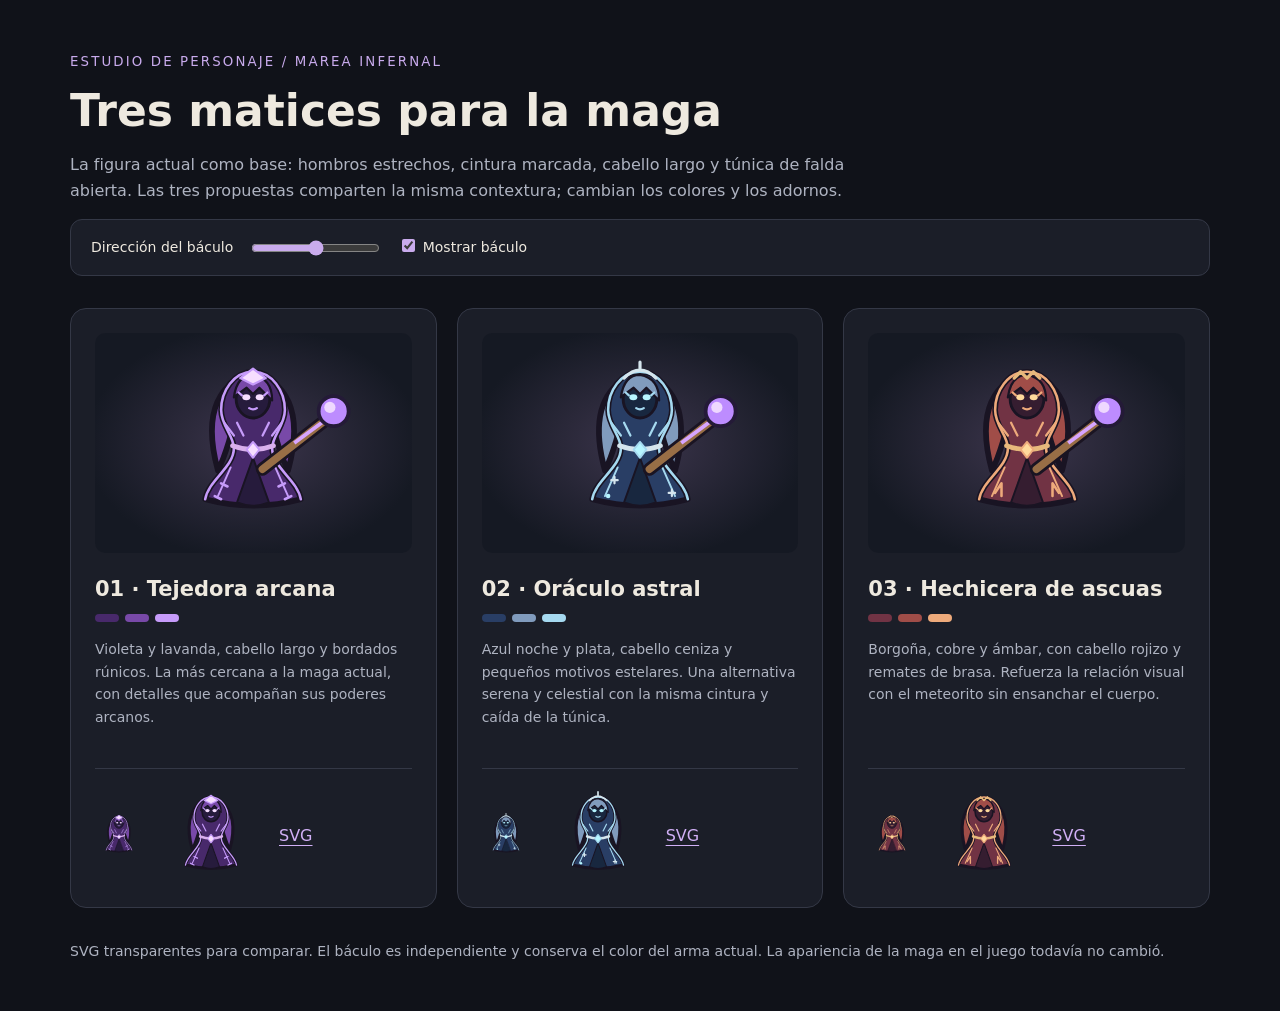
<file: assets/mage/index.html>
<!doctype html>
<html lang="es"><meta charset="utf-8"><meta name="viewport" content="width=device-width,initial-scale=1"><title>Marea Infernal · Tres magas</title>
<style>
*{box-sizing:border-box}body{margin:0;padding:48px 24px;background:#101219;color:#eee9df;font:16px/1.6 system-ui,sans-serif}main{max-width:1140px;margin:auto}small{color:#c9abed;letter-spacing:.16em;text-transform:uppercase}h1{font-size:clamp(28px,5vw,44px);line-height:1.15;margin:12px 0}p{color:#aeb3c1;max-width:780px}.grid{display:grid;grid-template-columns:repeat(auto-fit,minmax(280px,1fr));gap:20px;margin:32px 0}article{border:1px solid #343846;border-radius:16px;padding:24px;background:#1b1e28}.stage{height:220px;display:grid;place-items:center;background:radial-gradient(ellipse,#3c354c,#151923 75%);border-radius:10px}.hero{position:relative;width:180px;height:180px}.hero img{width:100%;height:100%}.staff{position:absolute;inset:0;width:100%;height:100%;overflow:visible;pointer-events:none;transform:rotate(var(--aim,0deg));transform-origin:50% 50%}h2{font-size:21px;margin:20px 0 8px}article p{font-size:14px;min-height:110px;margin:0 0 20px}.sizes{display:flex;align-items:center;gap:20px;border-top:1px solid #343846;padding-top:18px}.sizes img{width:48px;height:48px}.sizes img+img{width:96px;height:96px}a{color:#d1b0f6;text-underline-offset:4px}.controls{display:flex;align-items:center;gap:16px;flex-wrap:wrap;padding:16px 20px;border:1px solid #343846;border-radius:12px;background:#1b1e28}input{accent-color:#c9abed}label{font-size:14px}footer{font-size:14px;color:#aeb3c1}.swatches{display:flex;gap:6px;margin-bottom:16px}.swatches i{width:24px;height:8px;border-radius:4px}
</style><main><small>Estudio de personaje / Marea Infernal</small><h1>Tres matices para la maga</h1><p>La figura actual como base: hombros estrechos, cintura marcada, cabello largo y túnica de falda abierta. Las tres propuestas comparten la misma contextura; cambian los colores y los adornos.</p><div class="controls"><label for="aim">Dirección del báculo</label><input id="aim" type="range" min="-180" max="180" value="0"><label><input id="weapon" type="checkbox" checked> Mostrar báculo</label></div><div class="grid"><article><div class="stage"><div class="hero"><img src="arcane.svg" alt="Tejedora arcana: maga esbelta con túnica y cabello largo"></div></div><h2>01 · Tejedora arcana</h2><div class="swatches"><i style="background:#48296b"></i><i style="background:#7849a8"></i><i style="background:#c69bfa"></i></div><p>Violeta y lavanda, cabello largo y bordados rúnicos. La más cercana a la maga actual, con detalles que acompañan sus poderes arcanos.</p><div class="sizes"><img src="arcane.svg" alt="Tejedora arcana a escala pequeña"><img src="arcane.svg" alt="Tejedora arcana ampliada"><a href="arcane.svg">SVG</a></div></article>
<article><div class="stage"><div class="hero"><img src="astral.svg" alt="Oráculo astral: maga esbelta con túnica y cabello largo"></div></div><h2>02 · Oráculo astral</h2><div class="swatches"><i style="background:#293e65"></i><i style="background:#809bbd"></i><i style="background:#a5d9f0"></i></div><p>Azul noche y plata, cabello ceniza y pequeños motivos estelares. Una alternativa serena y celestial con la misma cintura y caída de la túnica.</p><div class="sizes"><img src="astral.svg" alt="Oráculo astral a escala pequeña"><img src="astral.svg" alt="Oráculo astral ampliada"><a href="astral.svg">SVG</a></div></article>
<article><div class="stage"><div class="hero"><img src="ember.svg" alt="Hechicera de ascuas: maga esbelta con túnica y cabello largo"></div></div><h2>03 · Hechicera de ascuas</h2><div class="swatches"><i style="background:#713344"></i><i style="background:#a04d48"></i><i style="background:#eeaa7b"></i></div><p>Borgoña, cobre y ámbar, con cabello rojizo y remates de brasa. Refuerza la relación visual con el meteorito sin ensanchar el cuerpo.</p><div class="sizes"><img src="ember.svg" alt="Hechicera de ascuas a escala pequeña"><img src="ember.svg" alt="Hechicera de ascuas ampliada"><a href="ember.svg">SVG</a></div></article></div><footer>SVG transparentes para comparar. El báculo es independiente y conserva el color del arma actual. La apariencia de la maga en el juego todavía no cambió.</footer></main>
<script>
const staff='<svg class="staff" viewBox="0 0 96 96" fill="none" aria-hidden="true"><path d="M53 62L89 34" stroke="#1a1422" stroke-width="7" stroke-linecap="round"/><path d="M53 62L89 34" stroke="#986e46" stroke-width="4" stroke-linecap="round"/><path d="M70 48L89 34" stroke="#d7a5ff" stroke-width="2"/><circle cx="91" cy="31" r="8" fill="#bd8cff" stroke="#241a37" stroke-width="2"/><circle cx="89" cy="29" r="3" fill="#eed8ff"/></svg>';
document.querySelectorAll('.hero').forEach(h=>h.insertAdjacentHTML('beforeend',staff));
document.getElementById('aim').addEventListener('input',e=>document.documentElement.style.setProperty('--aim',e.target.value+'deg'));
document.getElementById('weapon').addEventListener('change',e=>document.querySelectorAll('.staff').forEach(s=>s.style.display=e.target.checked?'':'none'));
</script></html>
</file>
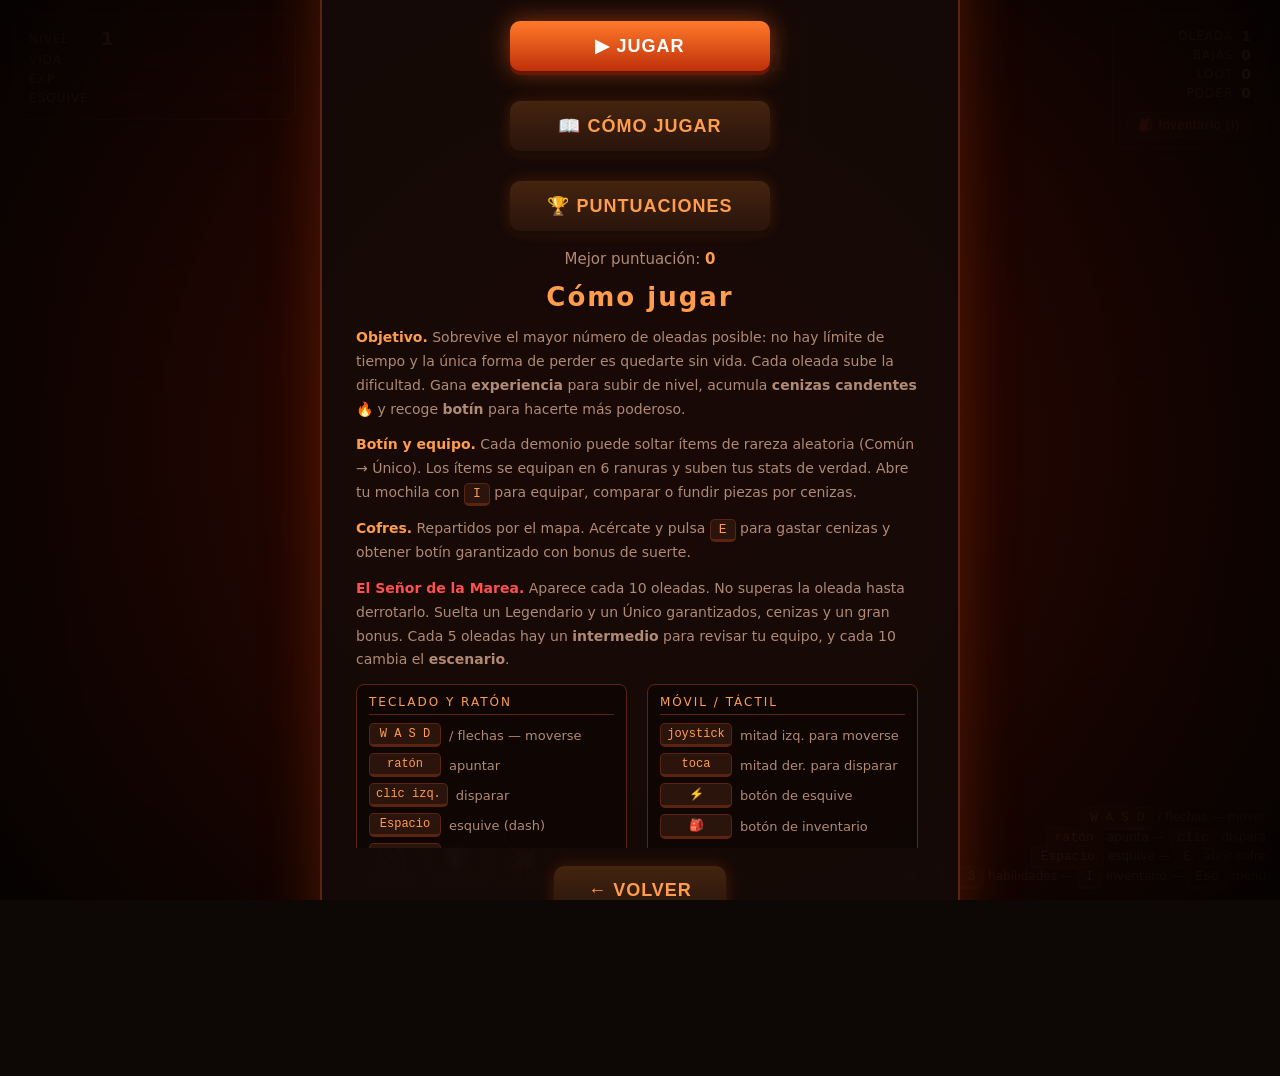
<file: marea-infernal.html>
<!DOCTYPE html>
<html lang="es">
<head>
<meta charset="UTF-8" />
<meta name="viewport" content="width=device-width, initial-scale=1.0, maximum-scale=1.0, user-scalable=no" />
<title>Marea Infernal</title>
<style>
  :root {
    --bg: #0d0806;
    --panel: rgba(20, 10, 8, 0.85);
    --border: #5a2410;
    --ember: #ff6a1a;
    --ember-glow: #ff9d4d;
    --blood: #c0241c;
    --text: #f3dfce;
    --muted: #b08a72;
  }

  * { margin: 0; padding: 0; box-sizing: border-box; }

  html, body {
    height: 100%;
    background: var(--bg);
    color: var(--text);
    font-family: "Trebuchet MS", "Segoe UI", system-ui, sans-serif;
    overflow: hidden;
    user-select: none;
    -webkit-tap-highlight-color: transparent;
  }

  #game-wrap {
    position: relative;
    width: 100vw;
    height: 100vh;
    display: flex;
    align-items: center;
    justify-content: center;
  }

  canvas {
    display: block;
    background:
      radial-gradient(circle at 50% 40%, #3a1205 0%, #1a0702 55%, #0d0806 100%);
    touch-action: none;
    cursor: crosshair;
    box-shadow: inset 0 0 180px rgba(0,0,0,0.9);
  }

  /* ---------- HUD ---------- */
  #hud {
    position: absolute;
    inset: 0;
    pointer-events: none;
    padding: 14px;
    display: flex;
    flex-direction: column;
    justify-content: space-between;
    font-size: 14px;
  }

  .hud-top {
    display: flex;
    justify-content: space-between;
    align-items: flex-start;
    gap: 12px;
  }

  .panel {
    background: var(--panel);
    border: 1px solid var(--border);
    border-radius: 10px;
    padding: 10px 14px;
    backdrop-filter: blur(3px);
    box-shadow: 0 0 20px rgba(0,0,0,0.6);
  }

  .stat-row { display: flex; align-items: center; gap: 8px; margin: 3px 0; }
  .stat-label { color: var(--muted); min-width: 64px; font-size: 12px; text-transform: uppercase; letter-spacing: 1px; }

  .bar {
    position: relative;
    width: 180px;
    height: 16px;
    background: #2a0d06;
    border: 1px solid #000;
    border-radius: 4px;
    overflow: hidden;
  }
  .bar .fill { position: absolute; inset: 0; width: 0%; transition: width 0.15s ease; }
  .bar .label {
    position: absolute; inset: 0;
    display: flex; align-items: center; justify-content: center;
    font-size: 11px; font-weight: bold; text-shadow: 0 1px 2px #000;
  }
  #hp-fill { background: linear-gradient(90deg, #7a0d0d, #e0241c); }
  #xp-fill { background: linear-gradient(90deg, #6a4a00, #ffd24d); }
  #dash-fill { background: linear-gradient(90deg, #1b6ca8, #6ad1ff); }
  #dash-fill.ready { background: linear-gradient(90deg, #1b8a4a, #6affa0); }

  .tide-panel { text-align: center; min-width: 190px; }
  .tide-title {
    font-size: 15px; font-weight: bold; letter-spacing: 2px;
    color: var(--ember-glow);
    text-shadow: 0 0 10px var(--ember);
    text-transform: uppercase;
  }
  #tide-timer { font-size: 30px; font-weight: bold; font-variant-numeric: tabular-nums; }
  #tide-timer.low { color: var(--blood); animation: pulse 0.8s infinite; }
  @keyframes pulse { 50% { opacity: 0.4; } }

  .ash {
    display: flex; align-items: center; justify-content: center; gap: 6px;
    color: var(--ember-glow); font-weight: bold; font-size: 16px;
  }

  .hud-bottom { display: flex; justify-content: space-between; align-items: flex-end; gap: 12px; }

  #loot-feed {
    display: flex; flex-direction: column-reverse; gap: 3px;
    max-height: 180px; overflow: hidden;
  }
  .loot-line {
    font-size: 13px; font-weight: bold;
    background: rgba(0,0,0,0.45);
    padding: 2px 8px; border-radius: 4px;
    animation: lootIn 0.3s ease, lootOut 0.5s ease 3.5s forwards;
    text-shadow: 0 1px 2px #000;
  }
  @keyframes lootIn { from { transform: translateX(-20px); opacity: 0; } }
  @keyframes lootOut { to { opacity: 0; transform: translateX(-10px); } }

  #controls-hint { color: var(--muted); font-size: 12px; text-align: right; line-height: 1.5; }

  /* ---------- Skills bar ---------- */
  #skills-bar { display: flex; gap: 10px; align-items: flex-end; pointer-events: auto; }
  .skill {
    position: relative; width: 56px; height: 56px; border-radius: 10px;
    background: var(--panel); border: 1px solid var(--border);
    display: flex; align-items: center; justify-content: center;
    box-shadow: 0 0 14px rgba(0,0,0,0.5); overflow: hidden;
  }
  .skill .skill-icon { font-size: 26px; line-height: 1; }
  .skill .skill-key {
    position: absolute; top: 2px; left: 4px; font-size: 11px; font-weight: bold;
    color: var(--ember-glow); text-shadow: 0 1px 2px #000;
  }
  .skill .skill-name {
    position: absolute; bottom: 1px; width: 100%; text-align: center;
    font-size: 9px; letter-spacing: 1px; color: var(--muted); text-transform: uppercase;
  }
  /* cooldown overlay: a dark curtain that shrinks as the skill recharges */
  .skill .skill-cd {
    position: absolute; left: 0; right: 0; bottom: 0; height: 0%;
    background: rgba(0,0,0,0.7); pointer-events: none; transition: height 0.1s linear;
  }
  .skill.ready { border-color: var(--ember); box-shadow: 0 0 16px rgba(255,120,30,0.5); }

  /* ---------- Boss bar ---------- */
  #boss-wrap {
    position: absolute;
    top: 118px; left: 50%;
    transform: translateX(-50%);
    width: min(460px, 70vw);
    text-align: center;
    display: none;
  }
  #boss-name {
    font-size: 14px; font-weight: bold; letter-spacing: 2px; text-transform: uppercase;
    color: #ff5050; text-shadow: 0 0 10px #a00; margin-bottom: 4px;
  }
  #boss-bar {
    height: 18px; background: #2a0606; border: 1px solid #000; border-radius: 4px; overflow: hidden;
    box-shadow: 0 0 18px rgba(200,20,0,0.5);
  }
  #boss-fill { height: 100%; width: 100%; background: linear-gradient(90deg, #5a0000, #ff2a1a, #ff7a2a); transition: width 0.15s ease; }

  /* ---------- Boss warning ---------- */
  #warning {
    position: absolute;
    top: 42%; left: 50%;
    transform: translateX(-50%);
    font-size: 42px; font-weight: bold; letter-spacing: 4px; text-transform: uppercase;
    color: #ff3a1a; text-shadow: 0 0 20px #a00, 0 0 48px rgba(255,40,0,0.6);
    pointer-events: none; opacity: 0; text-align: center; line-height: 1.2;
  }
  #warning.show { animation: warn 2.4s ease forwards; }
  @keyframes warn {
    0% { opacity: 0; transform: translateX(-50%) scale(0.7); }
    15% { opacity: 1; transform: translateX(-50%) scale(1.05); }
    80% { opacity: 1; transform: translateX(-50%) scale(1); }
    100% { opacity: 0; transform: translateX(-50%) scale(1); }
  }

  /* intermission banner */
  #inter-panel {
    position: absolute; top: 120px; left: 50%; transform: translateX(-50%);
    display: none; text-align: center; pointer-events: auto;
    background: var(--panel); border: 1px solid var(--border); border-radius: 12px;
    padding: 14px 22px; box-shadow: 0 0 30px rgba(255,100,20,0.25); z-index: 15;
  }
  .inter-title { font-size: 20px; font-weight: bold; letter-spacing: 3px; text-transform: uppercase; color: var(--ember-glow); text-shadow: 0 0 12px var(--ember); }
  .inter-sub { color: var(--muted); font-size: 13px; margin: 6px 0 10px; }

  /* sound toggle */
  #sound-btn {
    pointer-events: auto; background: #2a140c; border: 1px solid var(--border);
    color: var(--ember-glow); border-radius: 8px; padding: 4px 10px; font-size: 11px;
    cursor: pointer; letter-spacing: 1px; margin-top: 8px;
  }
  #sound-btn:hover { background: #3a1a0e; }

  /* ---------- Floating text ---------- */
  #float-layer { position: absolute; inset: 0; pointer-events: none; overflow: hidden; }
  .float {
    position: absolute; font-weight: bold; font-size: 15px;
    text-shadow: 0 1px 3px #000; white-space: nowrap;
    animation: floatUp 0.9s ease-out forwards;
  }
  @keyframes floatUp { to { transform: translateY(-46px); opacity: 0; } }

  /* ---------- Overlays ---------- */
  .overlay {
    position: absolute; inset: 0;
    background: radial-gradient(circle at center, rgba(60,10,2,0.85), rgba(5,2,1,0.97));
    display: flex; align-items: center; justify-content: center;
    pointer-events: auto; z-index: 50; padding: 20px;
  }
  .overlay.hidden { display: none; }

  .card {
    background: var(--panel);
    border: 2px solid var(--border);
    border-radius: 16px;
    padding: 30px 34px;
    max-width: 560px; width: 100%;
    text-align: center;
    box-shadow: 0 0 60px rgba(255,80,10,0.25);
  }
  .card h1 {
    font-size: 40px; letter-spacing: 3px; text-transform: uppercase;
    color: var(--ember-glow);
    text-shadow: 0 0 18px var(--ember), 0 0 40px rgba(255,80,10,0.5);
    margin-bottom: 8px;
  }
  .card h2 { font-size: 26px; color: var(--ember-glow); margin-bottom: 14px; letter-spacing: 2px; }
  .card p { color: var(--muted); line-height: 1.7; margin-bottom: 10px; font-size: 15px; }
  .card .big { font-size: 22px; color: var(--text); }
  kbd {
    background: #2a140c; border: 1px solid var(--border); border-bottom-width: 3px;
    border-radius: 5px; padding: 2px 8px; font-size: 13px; color: var(--ember-glow);
    font-family: monospace;
  }

  .btn {
    margin-top: 18px;
    display: inline-block;
    background: linear-gradient(180deg, #ff7a2a, #c0300a);
    color: #fff; font-weight: bold; font-size: 18px;
    letter-spacing: 1px; text-transform: uppercase;
    border: none; border-radius: 10px;
    padding: 14px 34px; cursor: pointer;
    box-shadow: 0 4px 0 #6a1702, 0 0 24px rgba(255,100,20,0.5);
    transition: transform 0.08s ease, box-shadow 0.08s ease;
  }
  .btn:active { transform: translateY(3px); box-shadow: 0 1px 0 #6a1702, 0 0 24px rgba(255,100,20,0.5); }

  .btn-sec {
    background: linear-gradient(180deg, #43240f, #2a140c);
    box-shadow: 0 4px 0 #1a0d05, 0 0 16px rgba(255,100,20,0.2);
    color: var(--ember-glow);
  }
  .btn-sec:active { box-shadow: 0 1px 0 #1a0d05, 0 0 16px rgba(255,100,20,0.2); }
  .btn-danger {
    background: linear-gradient(180deg, #8a1d1d, #5a0d0d);
    box-shadow: 0 4px 0 #3a0606, 0 0 16px rgba(200,30,20,0.3);
  }
  .btn-danger:active { box-shadow: 0 1px 0 #3a0606; }
  .btn-small { font-size: 14px; padding: 10px 18px; margin-top: 0; }

  .menu-card { max-width: 640px; }
  .menu-view { animation: fadeIn 0.25s ease; }
  @keyframes fadeIn { from { opacity: 0; transform: translateY(8px); } }
  .menu-buttons { display: flex; flex-direction: column; gap: 12px; align-items: center; margin-top: 18px; }
  .menu-buttons .btn { width: 260px; max-width: 100%; }
  .menu-buttons-row { display: flex; gap: 10px; justify-content: center; flex-wrap: wrap; margin-top: 18px; }
  .menu-foot { margin-top: 16px; font-size: 13px; }
  .menu-back { margin-top: 18px; }

  .howto-body { text-align: left; max-height: 58vh; overflow-y: auto; padding-right: 6px; }
  .howto-body p { margin-bottom: 12px; font-size: 14px; }

  .controls-table { display: grid; grid-template-columns: 1fr 1fr; gap: 20px; margin-top: 10px; }
  .ctrl-col { background: rgba(0,0,0,0.3); border: 1px solid var(--border); border-radius: 8px; padding: 10px 12px; }
  .ctrl-title { color: var(--ember-glow); font-size: 12px; text-transform: uppercase; letter-spacing: 2px; margin-bottom: 8px; border-bottom: 1px solid var(--border); padding-bottom: 5px; }
  .ctrl-row { display: flex; align-items: center; gap: 8px; margin: 6px 0; font-size: 13px; color: var(--muted); }
  .ctrl-row kbd, .ctrl-pad {
    min-width: 72px; text-align: center; flex-shrink: 0;
    background: #2a140c; border: 1px solid var(--border); border-bottom-width: 3px;
    border-radius: 5px; padding: 3px 6px; font-size: 12px; color: var(--ember-glow);
    font-family: monospace;
  }

  /* scores table */
  #scores-table { margin-top: 8px; max-height: 50vh; overflow-y: auto; }
  .score-row {
    display: grid; grid-template-columns: 34px 1fr auto; gap: 10px; align-items: center;
    background: rgba(0,0,0,0.3); border: 1px solid #3a1f14; border-radius: 6px;
    padding: 7px 12px; margin-bottom: 5px; text-align: left; font-size: 14px;
  }
  .score-row.top { border-color: var(--ember); box-shadow: 0 0 12px rgba(255,100,20,0.25); }
  .score-row .rank { font-weight: bold; color: var(--ember-glow); text-align: center; }
  .score-row .nm { font-weight: bold; color: var(--text); overflow: hidden; text-overflow: ellipsis; white-space: nowrap; }
  .score-row .sc { font-weight: bold; color: #ffd84d; font-variant-numeric: tabular-nums; }
  .score-row .meta { grid-column: 2 / 4; color: var(--muted); font-size: 11px; }
  .score-row.me { outline: 2px solid var(--ember-glow); }
  .scores-empty { color: var(--muted); font-style: italic; padding: 14px; }

  .name-row { display: flex; gap: 8px; align-items: center; justify-content: center; margin: 14px 0; flex-wrap: wrap; }
  .name-row label { color: var(--muted); font-size: 14px; }
  #name-input {
    background: #1a0e08; border: 1px solid var(--border); border-radius: 6px;
    color: var(--text); padding: 8px 10px; font-size: 15px; width: 160px; font-family: inherit;
  }
  #name-input:focus { outline: none; border-color: var(--ember); }

  .stats-grid {
    display: grid; grid-template-columns: 1fr 1fr; gap: 10px 22px;
    text-align: left; margin: 18px auto; max-width: 400px;
  }
  .stats-grid div { color: var(--muted); font-size: 15px; }
  .stats-grid b { color: var(--text); float: right; }

  /* inventory button in HUD */
  #inv-btn {
    pointer-events: auto; margin-top: 8px;
    background: #2a140c; border: 1px solid var(--border);
    color: var(--ember-glow); border-radius: 8px; padding: 5px 10px;
    font-size: 12px; cursor: pointer; letter-spacing: 1px; width: 100%;
  }
  #inv-btn:hover { background: #3a1a0e; }

  /* inventory panel */
  .inv-card { max-width: 820px; }
  #inv-power { color: #ffd84d; font-size: 16px; margin-bottom: 14px; }
  .inv-cols { display: grid; grid-template-columns: 1fr 1fr; gap: 20px; text-align: left; }
  .inv-sub {
    font-size: 13px; text-transform: uppercase; letter-spacing: 2px;
    color: var(--ember-glow); margin-bottom: 8px; border-bottom: 1px solid var(--border); padding-bottom: 4px;
  }
  #equip-list, #bag-list { display: flex; flex-direction: column; gap: 6px; max-height: 46vh; overflow-y: auto; padding-right: 4px; }
  .item {
    background: rgba(0,0,0,0.35); border: 1px solid #3a1f14; border-left-width: 4px;
    border-radius: 6px; padding: 6px 10px; font-size: 13px;
    display: flex; flex-direction: column; gap: 2px;
  }
  .item .item-head { display: flex; align-items: center; gap: 6px; font-weight: bold; }
  .item .item-head .pw { margin-left: auto; color: #ffd84d; font-size: 12px; }
  .item .item-affixes { color: var(--muted); font-size: 12px; line-height: 1.4; }
  .item .item-affixes span { margin-right: 10px; }
  .item .item-actions { display: flex; gap: 6px; margin-top: 4px; }
  .item .mini {
    pointer-events: auto; font-size: 11px; border: 1px solid var(--border); border-radius: 5px;
    padding: 2px 8px; cursor: pointer; background: #2a140c; color: var(--text); letter-spacing: 0.5px;
  }
  .item .mini.equip { color: #6affa0; }
  .item .mini.salvage { color: #ff8a5a; }
  .item .mini:hover { background: #3a1a0e; }
  .item.empty { color: var(--muted); font-style: italic; opacity: 0.7; }
  .bag-empty { color: var(--muted); font-style: italic; padding: 8px; }

  @media (max-width: 760px) {
    .inv-cols { grid-template-columns: 1fr; }
    #equip-list, #bag-list { max-height: 28vh; }
  }

  /* mobile joystick */
  #touch-ctrls { position: absolute; inset: 0; pointer-events: none; z-index: 20; display: none; }
  #joy-base {
    position: absolute; width: 120px; height: 120px; border-radius: 50%;
    border: 2px solid rgba(255,120,40,0.4); background: rgba(0,0,0,0.3);
  }
  #joy-stick {
    position: absolute; width: 54px; height: 54px; border-radius: 50%;
    background: rgba(255,120,40,0.6); border: 2px solid rgba(255,180,100,0.8);
    transform: translate(-50%, -50%);
  }
  #dash-btn {
    position: absolute; bottom: 36px; right: 36px;
    width: 74px; height: 74px; border-radius: 50%;
    display: flex; align-items: center; justify-content: center;
    font-size: 30px;
    background: rgba(27,108,168,0.4); border: 2px solid rgba(106,209,255,0.8);
    color: #cdeeff; pointer-events: auto;
  }
  #dash-btn:active { background: rgba(27,108,168,0.7); }
  #dash-btn.cooling { opacity: 0.35; }

  @media (max-width: 760px) {
    #controls-hint { display: none; }
    .bar { width: 130px; }
    .card h1 { font-size: 30px; }
    .skill { width: 46px; height: 46px; }
    .skill .skill-icon { font-size: 20px; }
  }
</style>
</head>
<body>
<div id="game-wrap">
  <canvas id="game"></canvas>

  <div id="float-layer"></div>

  <!-- Boss bar -->
  <div id="boss-wrap">
    <div id="boss-name">Señor de la Marea</div>
    <div id="boss-bar"><div id="boss-fill"></div></div>
  </div>

  <!-- Boss warning banner -->
  <div id="warning"></div>

  <!-- Intermission banner (every 5 waves) -->
  <div id="inter-panel">
    <div class="inter-title">Intermedio</div>
    <div class="inter-sub">Cofres renovados. Gasta cenizas y revisa tu equipo con <kbd>I</kbd>.</div>
    <button class="btn btn-small" id="inter-continue">Continuar ahora ▶</button>
  </div>

  <!-- HUD -->
  <div id="hud">
    <div class="hud-top">
      <div class="panel">
        <div class="stat-row">
          <span class="stat-label">Nivel</span>
          <span id="level-txt" style="font-size:18px;font-weight:bold;color:var(--ember-glow)">1</span>
        </div>
        <div class="stat-row">
          <span class="stat-label">Vida</span>
          <div class="bar"><div class="fill" id="hp-fill"></div><div class="label" id="hp-txt"></div></div>
        </div>
        <div class="stat-row">
          <span class="stat-label">Exp</span>
          <div class="bar"><div class="fill" id="xp-fill"></div><div class="label" id="xp-txt"></div></div>
        </div>
        <div class="stat-row">
          <span class="stat-label">Esquive</span>
          <div class="bar"><div class="fill" id="dash-fill"></div><div class="label" id="dash-txt"></div></div>
        </div>
      </div>

      <div class="panel tide-panel">
        <div class="tide-title">Marea Infernal</div>
        <div id="tide-timer">OLEADA 1</div>
        <div id="wave-progress" style="font-size:12px;color:var(--muted);letter-spacing:1px;margin-bottom:4px">0 / 0</div>
        <div class="ash"><span>🔥</span><span id="ash-txt">0</span><span style="font-size:11px;color:var(--muted);text-transform:uppercase;letter-spacing:1px">cenizas</span></div>
        <button id="sound-btn">🔊 Sonido</button>
      </div>

      <div class="panel" style="text-align:right">
        <div class="stat-row" style="justify-content:flex-end"><span class="stat-label">Oleada</span><b id="wave-txt" style="color:var(--ember-glow)">1</b></div>
        <div class="stat-row" style="justify-content:flex-end"><span class="stat-label">Bajas</span><b id="kills-txt">0</b></div>
        <div class="stat-row" style="justify-content:flex-end"><span class="stat-label">Loot</span><b id="loot-txt">0</b></div>
        <div class="stat-row" style="justify-content:flex-end"><span class="stat-label">Poder</span><b id="power-txt" style="color:#ffd84d">0</b></div>
        <button id="inv-btn">🎒 Inventario (I)</button>
      </div>
    </div>

    <div class="hud-bottom">
      <div id="loot-feed"></div>
      <div id="skills-bar">
        <div class="skill" id="skill-0"><div class="skill-key">1</div><div class="skill-icon">🏹</div><div class="skill-cd"></div><div class="skill-name">Abanico</div></div>
        <div class="skill" id="skill-1"><div class="skill-key">2</div><div class="skill-icon">🛡️</div><div class="skill-cd"></div><div class="skill-name">Escudo</div></div>
        <div class="skill" id="skill-2"><div class="skill-key">3</div><div class="skill-icon">💥</div><div class="skill-cd"></div><div class="skill-name">Ulti</div></div>
      </div>
      <div id="controls-hint">
        <kbd>W A S D</kbd> / flechas — mover<br/>
        <kbd>ratón</kbd> apunta — <kbd>clic</kbd> dispara<br/>
        <kbd>Espacio</kbd> esquive — <kbd>E</kbd> abrir cofre<br/>
        <kbd>1</kbd> <kbd>2</kbd> <kbd>3</kbd> habilidades — <kbd>I</kbd> inventario — <kbd>Esc</kbd> menú
      </div>
    </div>
  </div>

  <!-- touch controls -->
  <div id="touch-ctrls">
    <div id="joy-base"><div id="joy-stick"></div></div>
    <div id="dash-btn">⚡</div>
  </div>

  <!-- Main menu overlay -->
  <div class="overlay" id="menu-screen">
    <div class="card menu-card">
      <h1>Marea Infernal</h1>

      <!-- HOME view -->
      <div class="menu-view" id="menu-home">
        <p class="big">Sobrevive a la marea. Masacra demonios. Saquea el infierno.</p>
        <div class="menu-buttons">
          <button class="btn" id="btn-play">▶ Jugar</button>
          <button class="btn btn-sec" id="btn-how">📖 Cómo jugar</button>
          <button class="btn btn-sec" id="btn-scores">🏆 Puntuaciones</button>
        </div>
        <p class="menu-foot">Mejor puntuación: <b id="menu-best" style="color:var(--ember-glow)">0</b></p>
      </div>

      <!-- HOW TO PLAY view -->
      <div class="menu-view hidden" id="menu-howto">
        <h2>Cómo jugar</h2>
        <div class="howto-body">
          <p><b style="color:var(--ember-glow)">Objetivo.</b> Sobrevive el mayor número de oleadas posible: no hay límite de tiempo y la única forma de perder es quedarte sin vida. Cada oleada sube la dificultad. Gana <b>experiencia</b> para subir de nivel, acumula <b>cenizas candentes</b> 🔥 y recoge <b>botín</b> para hacerte más poderoso.</p>
          <p><b style="color:var(--ember-glow)">Botín y equipo.</b> Cada demonio puede soltar ítems de rareza aleatoria (Común → Único). Los ítems se equipan en 6 ranuras y suben tus stats de verdad. Abre tu mochila con <kbd>I</kbd> para equipar, comparar o fundir piezas por cenizas.</p>
          <p><b style="color:var(--ember-glow)">Cofres.</b> Repartidos por el mapa. Acércate y pulsa <kbd>E</kbd> para gastar cenizas y obtener botín garantizado con bonus de suerte.</p>
          <p><b style="color:#ff5050">El Señor de la Marea.</b> Aparece cada 10 oleadas. No superas la oleada hasta derrotarlo. Suelta un Legendario y un Único garantizados, cenizas y un gran bonus. Cada 5 oleadas hay un <b>intermedio</b> para revisar tu equipo, y cada 10 cambia el <b>escenario</b>.</p>

          <div class="controls-table">
            <div class="ctrl-col">
              <div class="ctrl-title">Teclado y ratón</div>
              <div class="ctrl-row"><kbd>W A S D</kbd><span>/ flechas — moverse</span></div>
              <div class="ctrl-row"><kbd>ratón</kbd><span>apuntar</span></div>
              <div class="ctrl-row"><kbd>clic izq.</kbd><span>disparar</span></div>
              <div class="ctrl-row"><kbd>Espacio</kbd><span>esquive (dash)</span></div>
              <div class="ctrl-row"><kbd>E</kbd><span>abrir cofre cercano</span></div>
              <div class="ctrl-row"><kbd>I</kbd><span>inventario (pausa)</span></div>
              <div class="ctrl-row"><kbd>Esc</kbd><span>pausar / volver al menú</span></div>
            </div>
            <div class="ctrl-col">
              <div class="ctrl-title">Móvil / táctil</div>
              <div class="ctrl-row"><span class="ctrl-pad">joystick</span><span>mitad izq. para moverse</span></div>
              <div class="ctrl-row"><span class="ctrl-pad">toca</span><span>mitad der. para disparar</span></div>
              <div class="ctrl-row"><span class="ctrl-pad">⚡</span><span>botón de esquive</span></div>
              <div class="ctrl-row"><span class="ctrl-pad">🎒</span><span>botón de inventario</span></div>
            </div>
          </div>
        </div>
        <button class="btn btn-sec menu-back" data-back>← Volver</button>
      </div>

      <!-- SCORES view -->
      <div class="menu-view hidden" id="menu-scores">
        <h2>Puntuaciones</h2>
        <div id="scores-table"></div>
        <div class="menu-buttons-row">
          <button class="btn btn-sec menu-back" data-back>← Volver</button>
          <button class="btn btn-danger" id="btn-clear-scores">🗑 Borrar</button>
        </div>
      </div>
    </div>
  </div>

  <!-- Pause overlay -->
  <div class="overlay hidden" id="pause-screen">
    <div class="card">
      <h2>Pausa</h2>
      <p>La marea aguarda tu regreso.</p>
      <div class="menu-buttons">
        <button class="btn" id="btn-resume">▶ Reanudar</button>
        <button class="btn btn-sec" id="btn-pause-menu">🏠 Menú principal</button>
      </div>
      <p class="menu-foot">Salir al menú termina la partida actual.</p>
    </div>
  </div>

  <!-- Inventory overlay -->
  <div class="overlay hidden" id="inv-screen">
    <div class="card inv-card">
      <h2>Equipo e Inventario</h2>
      <p id="inv-power">Poder total: 0</p>
      <div class="inv-cols">
        <div>
          <div class="inv-sub">Equipado</div>
          <div id="equip-list"></div>
        </div>
        <div>
          <div class="inv-sub">Mochila <span id="inv-count" style="color:var(--muted);font-weight:normal"></span></div>
          <div id="bag-list"></div>
        </div>
      </div>
      <button class="btn" id="inv-close">Cerrar (I)</button>
    </div>
  </div>

  <!-- Game over overlay -->
  <div class="overlay hidden" id="over-screen">
    <div class="card">
      <h2 id="over-title">Has caído</h2>
      <p>La marea te ha consumido. Esto es lo que lograste:</p>
      <div class="stats-grid">
        <div>Nivel alcanzado <b id="final-level">1</b></div>
        <div>Oleada <b id="final-wave">1</b></div>
        <div>Demonios abatidos <b id="final-kills">0</b></div>
        <div>Loot recogido <b id="final-loot">0</b></div>
        <div>Cenizas candentes <b id="final-ash">0</b></div>
        <div>Puntuación <b id="final-score">0</b></div>
      </div>
      <p id="best-score" style="color:var(--ember-glow)"></p>
      <div class="name-row" id="name-row">
        <label for="name-input">Tu nombre:</label>
        <input id="name-input" type="text" maxlength="14" placeholder="Héroe" autocomplete="off" />
        <button class="btn btn-sec btn-small" id="save-score-btn">Guardar</button>
      </div>
      <div class="menu-buttons-row">
        <button class="btn" id="restart-btn">⟳ Reintentar</button>
        <button class="btn btn-sec" id="over-scores-btn">🏆 Puntuaciones</button>
        <button class="btn btn-sec" id="over-menu-btn">🏠 Menú</button>
      </div>
    </div>
  </div>
</div>

<script>
(() => {
  "use strict";

  // ---------------------------------------------------------------- Audio (Web Audio API, no external files)
  const Sound = (() => {
    let ctx = null;
    let enabled = true;
    function ensure() {
      if (!ctx) {
        try { ctx = new (window.AudioContext || window.webkitAudioContext)(); }
        catch (e) { enabled = false; }
      }
      if (ctx && ctx.state === "suspended") ctx.resume();
      return ctx;
    }
    function tone(freq, dur, type, vol, slideTo) {
      if (!enabled) return;
      const c = ensure();
      if (!c) return;
      const osc = c.createOscillator();
      const gain = c.createGain();
      osc.type = type || "sine";
      osc.frequency.setValueAtTime(freq, c.currentTime);
      if (slideTo) osc.frequency.exponentialRampToValueAtTime(Math.max(1, slideTo), c.currentTime + dur);
      gain.gain.setValueAtTime(vol || 0.15, c.currentTime);
      gain.gain.exponentialRampToValueAtTime(0.0001, c.currentTime + dur);
      osc.connect(gain); gain.connect(c.destination);
      osc.start(); osc.stop(c.currentTime + dur);
    }
    function noise(dur, vol) {
      if (!enabled) return;
      const c = ensure();
      if (!c) return;
      const n = Math.floor(c.sampleRate * dur);
      const buf = c.createBuffer(1, n, c.sampleRate);
      const data = buf.getChannelData(0);
      for (let i = 0; i < n; i++) data[i] = (Math.random() * 2 - 1) * (1 - i / n);
      const src = c.createBufferSource(); src.buffer = buf;
      const gain = c.createGain(); gain.gain.value = vol || 0.2;
      src.connect(gain); gain.connect(c.destination);
      src.start();
    }
    return {
      resume: () => ensure(),
      toggle: () => { enabled = !enabled; if (enabled) ensure(); return enabled; },
      get enabled() { return enabled; },
      shoot: () => tone(680, 0.08, "square", 0.05, 240),
      hit: () => tone(320, 0.05, "triangle", 0.06, 180),
      kill: () => { tone(160, 0.18, "sawtooth", 0.1, 50); noise(0.12, 0.08); },
      loot: (mult) => { const base = 520 + Math.min(mult, 20) * 40; tone(base, 0.12, "sine", 0.12, base * 1.5); },
      levelup: () => { tone(440, 0.15, "square", 0.1, 660); setTimeout(() => tone(660, 0.2, "square", 0.1, 880), 120); },
      chest: () => { tone(300, 0.1, "sine", 0.12, 600); setTimeout(() => tone(600, 0.15, "sine", 0.12, 900), 90); },
      dash: () => tone(900, 0.12, "sine", 0.08, 300),
      hurt: () => { tone(200, 0.15, "sawtooth", 0.12, 80); noise(0.1, 0.1); },
      boss: () => { tone(90, 0.6, "sawtooth", 0.18, 40); noise(0.4, 0.12); },
      bossdie: () => { tone(120, 0.5, "sawtooth", 0.2, 30); setTimeout(() => tone(80, 0.6, "sawtooth", 0.2, 20), 150); noise(0.5, 0.15); },
    };
  })();

  // ---------------------------------------------------------------- Canvas
  const canvas = document.getElementById("game");
  const ctx = canvas.getContext("2d");
  const wrap = document.getElementById("game-wrap");

  let W = 0, H = 0, DPR = 1;
  function resize() {
    DPR = Math.min(window.devicePixelRatio || 1, 2);
    W = wrap.clientWidth;
    H = wrap.clientHeight;
    canvas.width = Math.floor(W * DPR);
    canvas.height = Math.floor(H * DPR);
    canvas.style.width = W + "px";
    canvas.style.height = H + "px";
    ctx.setTransform(DPR, 0, 0, DPR, 0, 0);
  }
  window.addEventListener("resize", resize);
  resize();

  // ---------------------------------------------------------------- Utils
  const rand = (a, b) => a + Math.random() * (b - a);
  const randInt = (a, b) => Math.floor(rand(a, b + 1));
  const clamp = (v, a, b) => Math.max(a, Math.min(b, v));
  const dist2 = (ax, ay, bx, by) => { const dx = ax - bx, dy = ay - by; return dx * dx + dy * dy; };
  const pick = arr => arr[Math.floor(Math.random() * arr.length)];

  // ---------------------------------------------------------------- World
  const WORLD = { w: 2600, h: 2600 };
  const WALL = 34; // impassable border thickness (matches the drawn stone wall)
  const cam = { x: 0, y: 0 };

  // ---------------------------------------------------------------- Scenarios / ground textures
  // Each theme's texture is built once onto an offscreen canvas and tiled with
  // createPattern (free per frame). The scenario rotates every 10 waves (Stage 6).
  const THEMES = [
    { id: "tiles", name: "Páramo de cenizas",   base: "#211109", wall: "#3a2316", merlon: "#4a2e1c", edge: "rgba(255,110,30,0.35)", vignette: "rgba(80,10,0,0.45)" },
    { id: "frost", name: "Cripta de hielo",     base: "#0d1a26", wall: "#1c3346", merlon: "#274a63", edge: "rgba(120,220,255,0.40)", vignette: "rgba(10,30,60,0.55)" },
    { id: "blood", name: "Sangre y obsidiana",  base: "#120a0e", wall: "#241419", merlon: "#311b22", edge: "rgba(150,40,55,0.30)",  vignette: "rgba(35,8,14,0.5)" },
  ];
  const groundPatterns = []; // one CanvasPattern per theme, same index as THEMES

  function buildTile(theme) {
    const TILE = 64, SUP = TILE * 4;
    const off = document.createElement("canvas");
    off.width = SUP; off.height = SUP;
    const g = off.getContext("2d");
    g.fillStyle = theme.base;
    g.fillRect(0, 0, SUP, SUP);

    if (theme.id === "tiles") {
      texSpeckle(g, SUP, 900, "rgba(255,170,120,", "rgba(0,0,0,");
      texSlabs(g, SUP, TILE);
      texGrout(g, SUP, TILE);
    } else if (theme.id === "frost") {
      // frozen crypt: deep blue ice with teal pools, frost speckle and glowing cracks
      texSpeckle(g, SUP, 1000, "rgba(180,235,255,", "rgba(10,30,50,");
      // icy patches / frozen pools
      for (let i = 0; i < 55; i++) {
        const x = Math.random() * SUP, y = Math.random() * SUP, r = 8 + Math.random() * 30;
        const grd = g.createRadialGradient(x, y, 0, x, y, r);
        grd.addColorStop(0, "rgba(60,150,200,0.40)");
        grd.addColorStop(1, "rgba(20,60,100,0)");
        g.fillStyle = grd;
        g.beginPath(); g.arc(x, y, r, 0, Math.PI * 2); g.fill();
      }
      // dark fractures plus a few glowing cyan ice veins
      for (let i = 0; i < 22; i++) texCrack(g, SUP, "rgba(5,20,40,0.5)", 1);
      for (let i = 0; i < 6; i++) texCrack(g, SUP, "rgba(130,225,255,0.45)", 1.5);
    } else {
      // blood & obsidian: dark volcanic glass with sparse, dried-blood accents
      texSpeckle(g, SUP, 600, "rgba(60,20,24,", "rgba(90,30,36,");
      // fewer, smaller, darker (dried) blood stains — muted garnet, low opacity
      for (let i = 0; i < 16; i++) {
        const x = Math.random() * SUP, y = Math.random() * SUP, r = 6 + Math.random() * 20;
        const grd = g.createRadialGradient(x, y, 0, x, y, r);
        grd.addColorStop(0, "rgba(90,22,30,0.35)");
        grd.addColorStop(1, "rgba(40,10,14,0)");
        g.fillStyle = grd;
        g.beginPath(); g.arc(x, y, r, 0, Math.PI * 2); g.fill();
      }
      // obsidian facets: cool dark highlights give the glassy stone its character
      for (let i = 0; i < 80; i++) {
        const x = Math.random() * SUP, y = Math.random() * SUP, s = 4 + Math.random() * 11;
        g.fillStyle = "rgba(46,46,56," + (0.12 + Math.random() * 0.22) + ")";
        g.beginPath(); g.moveTo(x, y); g.lineTo(x + s, y + s * 0.4); g.lineTo(x + s * 0.3, y + s); g.closePath(); g.fill();
      }
      // a few faint dried-blood cracks instead of bright red veins
      for (let i = 0; i < 5; i++) texCrack(g, SUP, "rgba(110,30,38,0.3)", 1);
    }
    return ctx.createPattern(off, "repeat");
  }

  // shared texture helpers
  function texSpeckle(g, SUP, n, cA, cB) {
    for (let i = 0; i < n; i++) {
      const x = Math.random() * SUP, y = Math.random() * SUP, a = Math.random() * 0.06;
      g.fillStyle = (Math.random() < 0.5 ? cA : cB) + (a + 0.04) + ")";
      g.fillRect(x, y, Math.random() < 0.8 ? 1 : 2, Math.random() < 0.8 ? 1 : 2);
    }
  }
  function texCrack(g, SUP, color, w) {
    g.strokeStyle = color; g.lineWidth = w;
    let cx = Math.random() * SUP, cy = Math.random() * SUP;
    g.beginPath(); g.moveTo(cx, cy);
    const steps = 4 + Math.floor(Math.random() * 5);
    for (let s = 0; s < steps; s++) { cx += (Math.random() - 0.5) * 50; cy += (Math.random() - 0.5) * 50; g.lineTo(cx, cy); }
    g.stroke();
  }
  function texSlabs(g, SUP, TILE) {
    for (let ty = 0; ty < SUP; ty += TILE) {
      for (let tx = 0; tx < SUP; tx += TILE) {
        const sh = 0.82 + Math.random() * 0.3;
        g.fillStyle = "rgb(" + Math.round(58 * sh) + "," + Math.round(32 * sh) + "," + Math.round(22 * sh) + ")";
        g.fillRect(tx + 2, ty + 2, TILE - 4, TILE - 4);
        g.fillStyle = "rgba(255,160,90,0.08)";
        g.fillRect(tx + 2, ty + 2, TILE - 4, 2); g.fillRect(tx + 2, ty + 2, 2, TILE - 4);
        g.fillStyle = "rgba(0,0,0,0.35)";
        g.fillRect(tx + 2, ty + TILE - 4, TILE - 4, 2); g.fillRect(tx + TILE - 4, ty + 2, 2, TILE - 4);
        if (Math.random() < 0.3) {
          g.strokeStyle = "rgba(0,0,0,0.5)"; g.lineWidth = 1;
          let cx = tx + 8 + Math.random() * (TILE - 16), cy = ty + 8 + Math.random() * (TILE - 16);
          g.beginPath(); g.moveTo(cx, cy);
          const steps = 3 + Math.floor(Math.random() * 3);
          for (let s = 0; s < steps; s++) { cx += (Math.random() - 0.5) * 20; cy += (Math.random() - 0.5) * 20; g.lineTo(cx, cy); }
          g.stroke();
        }
        if (Math.random() < 0.08) {
          g.strokeStyle = "rgba(255,110,30,0.5)"; g.lineWidth = 1.5;
          g.beginPath(); g.moveTo(tx + 12, ty + TILE * 0.3); g.lineTo(tx + TILE - 14, ty + TILE * 0.7); g.stroke();
        }
      }
    }
  }
  function texGrout(g, SUP, TILE) {
    g.strokeStyle = "rgba(0,0,0,0.55)"; g.lineWidth = 2;
    for (let t = 0; t <= SUP; t += TILE) {
      g.beginPath(); g.moveTo(t, 0); g.lineTo(t, SUP); g.stroke();
      g.beginPath(); g.moveTo(0, t); g.lineTo(SUP, t); g.stroke();
    }
  }
  function buildAllTextures() { for (const t of THEMES) groundPatterns.push(buildTile(t)); }
  buildAllTextures();

  // ---------------------------------------------------------------- Loot tables
  const RARITY = [
    { name: "Común",      color: "#d9d2c6", weight: 55, mult: 1,  score: 5 },
    { name: "Mágico",     color: "#5aa0ff", weight: 26, mult: 2,  score: 15 },
    { name: "Raro",       color: "#ffd84d", weight: 13, mult: 4,  score: 40 },
    { name: "Legendario", color: "#ff7a2a", weight: 5,  mult: 9,  score: 120 },
    { name: "Único",      color: "#c9622b", weight: 1,  mult: 20, score: 400 },
  ];
  const TOTAL_WEIGHT = RARITY.reduce((s, r) => s + r.weight, 0);
  function rollRarity(luckBonus = 0) {
    // luckBonus (0..1) nudges rolls toward rarer tiers
    let r = Math.random() * TOTAL_WEIGHT;
    r *= (1 - luckBonus * 0.55);
    for (const tier of RARITY) { r -= tier.weight; if (r <= 0) return tier; }
    return RARITY[0];
  }
  function rarityIndex(tier) { return RARITY.indexOf(tier); }

  // ---------------------------------------------------------------- Equipment system
  // Each slot defines which affixes can roll and the item names used for flavor.
  const SLOTS = [
    { key: "arma",    label: "Arma",    icon: "⚔️", names: ["Hoja", "Hacha", "Mandoble", "Guadaña", "Cetro"],       affixes: ["dmg", "fireRate", "luck"] },
    { key: "casco",   label: "Casco",   icon: "⛑️", names: ["Yelmo", "Capucha", "Corona", "Casco"],                 affixes: ["maxHp", "regen", "luck"] },
    { key: "pecho",   label: "Pecho",   icon: "🛡️", names: ["Coraza", "Peto", "Armadura", "Loriga"],               affixes: ["maxHp", "regen", "dmg"] },
    { key: "guantes", label: "Guantes", icon: "🧤", names: ["Guantes", "Manoplas", "Guanteletes"],                  affixes: ["fireRate", "dmg"] },
    { key: "botas",   label: "Botas",   icon: "🥾", names: ["Grebas", "Botas", "Sandalias infernales"],             affixes: ["speed", "regen"] },
    { key: "anillo",  label: "Anillo",  icon: "💍", names: ["Anillo", "Sello", "Amuleto", "Reliquia"],              affixes: ["luck", "dmg", "maxHp", "fireRate"] },
  ];
  // Affix metadata: how each stat rolls and how it reads in the UI.
  const AFFIX = {
    dmg:      { label: "Daño",      color: "#ff8a5a", fmt: v => "+" + v,            roll: (t) => randInt(2, 4) * (t + 1) },
    maxHp:    { label: "Vida máx",  color: "#ff5a5a", fmt: v => "+" + v,            roll: (t) => randInt(8, 16) * (t + 1) },
    fireRate: { label: "Cadencia",  color: "#6ad1ff", fmt: v => "+" + v + "%",      roll: (t) => randInt(3, 6) * (t + 1) },
    speed:    { label: "Velocidad", color: "#aaffaa", fmt: v => "+" + v,            roll: (t) => randInt(4, 9) * (t + 1) },
    regen:    { label: "Regen",     color: "#9affd0", fmt: v => "+" + v + "/s",     roll: (t) => +(randInt(2, 5) * (t + 1) / 10).toFixed(1) },
    luck:     { label: "Suerte",    color: "#ffd84d", fmt: v => "+" + v + "%",      roll: (t) => randInt(2, 4) * (t + 1) },
  };

  let itemIdCounter = 1;
  function generateItem(tier, luckBoost = 0) {
    const slot = pick(SLOTS);
    const tIdx = rarityIndex(tier);
    // number of affixes grows with rarity: common 1 .. unique up to 4
    const nAffix = clamp(1 + tIdx, 1, 4);
    const pool = slot.affixes.slice();
    const chosen = [];
    for (let i = 0; i < nAffix && pool.length; i++) {
      const idx = Math.floor(Math.random() * pool.length);
      chosen.push(pool.splice(idx, 1)[0]);
    }
    const affixes = chosen.map(key => ({ key, val: AFFIX[key].roll(tIdx) }));
    const name = pick(slot.names);
    // power = weighted sum used to compare items
    let power = 0;
    for (const a of affixes) {
      if (a.key === "dmg") power += a.val * 3;
      else if (a.key === "maxHp") power += a.val * 1;
      else if (a.key === "fireRate") power += a.val * 4;
      else if (a.key === "speed") power += a.val * 1.5;
      else if (a.key === "regen") power += a.val * 10;
      else if (a.key === "luck") power += a.val * 2;
    }
    power = Math.round(power + tIdx * 10);
    return { id: itemIdCounter++, slot: slot.key, slotLabel: slot.label, icon: slot.icon, name, tier, affixes, power };
  }

  // Sum one affix key across all equipped items.
  function equipSum(p, key) {
    let sum = 0;
    for (const sk in p.equipped) {
      const it = p.equipped[sk];
      if (!it) continue;
      for (const a of it.affixes) if (a.key === key) sum += a.val;
    }
    return sum;
  }

  // Recompute effective stats from base + equipment. Keeps current hp ratio when maxHp changes.
  function recalcStats(p) {
    const prevMax = p.maxHp || 1;
    const hpRatio = clamp(p.hp / prevMax, 0, 1);
    p.speed = p.base.speed + equipSum(p, "speed");
    p.maxHp = Math.round(p.base.maxHp + equipSum(p, "maxHp"));
    p.dmg = p.base.dmg + equipSum(p, "dmg");
    // fireRate affix is a % reduction of the base interval
    const frPct = equipSum(p, "fireRate");
    p.fireRate = Math.max(0.08, p.base.fireRate * (1 - frPct / 100));
    p.luck = clamp(p.base.luck + equipSum(p, "luck") / 100, 0, 0.75);
    p.regen = p.base.regen + equipSum(p, "regen");
    p.hp = Math.min(p.maxHp, Math.max(1, Math.round(hpRatio * p.maxHp)));
    let power = 0;
    for (const sk in p.equipped) if (p.equipped[sk]) power += p.equipped[sk].power;
    p.power = power;
  }

  // ---------------------------------------------------------------- Game state
  let state;
  function newState() {
    return {
      running: false,
      over: false,
      time: 0,
      wave: 0,            // becomes 1 on the first startWave()
      phase: "fighting",  // "fighting" | "intermission"
      spawnTimer: 0,
      spawnInterval: 1.4,
      toSpawn: 0,         // enemies still to spawn this wave
      alive: 0,           // enemies currently on the field this wave
      waveQuota: 0,       // total enemies to clear this wave
      interTimer: 0,      // intermission countdown
      theme: 0,           // scenario index (set in Stage 6)
      kills: 0,
      lootCount: 0,
      ash: 0,
      score: 0,
      shake: 0,
      boss: null,
      bossDefeated: false,
      bossesDown: 0,
      player: {
        x: WORLD.w / 2, y: WORLD.h / 2,
        r: 20,             // bigger hero so it reads clearly against loot/ash
        hp: 100,
        level: 1, xp: 0, xpNext: 30,
        fireCd: 0,
        aimX: 1, aimY: 0,
        inv: 0,            // invulnerability frames after hit
        // base stats (raised by level-ups); effective stats are derived in recalcStats()
        base: { speed: 240, maxHp: 100, dmg: 12, fireRate: 0.28, luck: 0, regen: 1.5 },
        // effective stats after equipment (filled by recalcStats)
        speed: 240, maxHp: 100, dmg: 12, fireRate: 0.28, luck: 0, regen: 1.5,
        // equipment: slotKey -> item (or null)
        equipped: { arma: null, casco: null, pecho: null, guantes: null, botas: null, anillo: null },
        inventory: [],     // unequipped items picked up
        power: 0,          // total gear score
        dashCd: 0,         // current cooldown remaining
        dashMax: 2.2,      // cooldown length
        dashTime: 0,       // active dash remaining
        dashDur: 0.16,     // dash duration
        dashSpeed: 900,    // dash velocity
        dashVX: 0, dashVY: 0,
        // abilities (keys 1/2/3): current cooldown and max cooldown each
        skillCd: [0, 0, 0],
        skillMax: [6, 12, 18],   // fan, shield, ultimate
        shieldTime: 0,           // active energy-shield seconds remaining
        shieldDur: 4,            // how long the shield lasts
      },
      bullets: [],
      bossBullets: [],
      enemies: [],
      orbs: [],
      chests: [],
      obstacles: [],      // walls/columns for cover
      particles: [],
      floaters: [],
    };
  }

  // ---------------------------------------------------------------- Input
  const keys = {};
  const mouse = { x: W / 2, y: H / 2, down: false };

  window.addEventListener("keydown", e => {
    keys[e.key.toLowerCase()] = true;
    if (e.key === " " || e.code === "Space") { e.preventDefault(); tryDash(); }
    if (e.key.toLowerCase() === "e") { e.preventDefault(); tryOpenChest(); }
    if (e.key === "1") { e.preventDefault(); useSkill(0); }
    if (e.key === "2") { e.preventDefault(); useSkill(1); }
    if (e.key === "3") { e.preventDefault(); useSkill(2); }
    if (e.key.toLowerCase() === "i") { e.preventDefault(); toggleInventory(); }
    if (e.key === "Escape") {
      e.preventDefault();
      if (invOpen) closeInventory();
      else if (paused) resumeGame();
      else if (state && state.running && !state.over) pauseGame();
    }
  });
  window.addEventListener("keyup", e => { keys[e.key.toLowerCase()] = false; });

  canvas.addEventListener("mousemove", e => {
    const r = canvas.getBoundingClientRect();
    mouse.x = e.clientX - r.left;
    mouse.y = e.clientY - r.top;
  });
  canvas.addEventListener("mousedown", e => { if (e.button === 0) mouse.down = true; });
  window.addEventListener("mouseup", () => { mouse.down = false; });

  // Touch: left half = joystick, right half = shoot toward touch
  const touch = { moveId: null, mx: 0, my: 0, jx: 0, jy: 0, shootId: null, sx: 0, sy: 0 };
  const joyBase = document.getElementById("joy-base");
  const joyStick = document.getElementById("joy-stick");
  const touchCtrls = document.getElementById("touch-ctrls");
  const isTouch = ('ontouchstart' in window) || navigator.maxTouchPoints > 0;
  if (isTouch) touchCtrls.style.display = "block";

  function handleTouchStart(e) {
    for (const t of e.changedTouches) {
      if (t.clientX < window.innerWidth / 2 && touch.moveId === null) {
        touch.moveId = t.identifier;
        touch.ox = t.clientX; touch.oy = t.clientY;
        joyBase.style.display = "block";
        joyBase.style.left = (t.clientX - 60) + "px";
        joyBase.style.top = (t.clientY - 60) + "px";
        joyStick.style.left = "60px"; joyStick.style.top = "60px";
      } else if (touch.shootId === null) {
        touch.shootId = t.identifier;
        const r = canvas.getBoundingClientRect();
        touch.sx = t.clientX - r.left; touch.sy = t.clientY - r.top;
        mouse.down = true;
      }
    }
  }
  function handleTouchMove(e) {
    e.preventDefault();
    for (const t of e.changedTouches) {
      if (t.identifier === touch.moveId) {
        let dx = t.clientX - touch.ox, dy = t.clientY - touch.oy;
        const len = Math.hypot(dx, dy);
        const max = 48;
        if (len > max) { dx = dx / len * max; dy = dy / len * max; }
        touch.jx = dx / max; touch.jy = dy / max;
        joyStick.style.left = (60 + dx) + "px";
        joyStick.style.top = (60 + dy) + "px";
      } else if (t.identifier === touch.shootId) {
        const r = canvas.getBoundingClientRect();
        touch.sx = t.clientX - r.left; touch.sy = t.clientY - r.top;
      }
    }
  }
  function handleTouchEnd(e) {
    for (const t of e.changedTouches) {
      if (t.identifier === touch.moveId) {
        touch.moveId = null; touch.jx = 0; touch.jy = 0;
        joyBase.style.display = "none";
      } else if (t.identifier === touch.shootId) {
        touch.shootId = null; mouse.down = false;
      }
    }
  }
  canvas.addEventListener("touchstart", handleTouchStart, { passive: false });
  canvas.addEventListener("touchmove", handleTouchMove, { passive: false });
  canvas.addEventListener("touchend", handleTouchEnd);
  canvas.addEventListener("touchcancel", handleTouchEnd);

  const dashBtn = document.getElementById("dash-btn");
  dashBtn.addEventListener("touchstart", e => { e.preventDefault(); e.stopPropagation(); tryDash(); }, { passive: false });

  // ---------------------------------------------------------------- Spawning
  // Symmetric cover: columns and walls mirrored about the arena center so the
  // layout feels deliberate. Rectangles; circle entities resolve against them.
  function spawnObstacles() {
    state.obstacles = [];
    const cx = WORLD.w / 2, cy = WORLD.h / 2;
    const add = (x, y, w, h) => state.obstacles.push({ x, y, w, h });
    // four corner L-columns (mirrored)
    const off = 560, tw = 40, tl = 180;
    for (const sx of [-1, 1]) {
      for (const sy of [-1, 1]) {
        add(cx + sx * off - tw / 2, cy + sy * off - tl / 2, tw, tl);
        add(cx + sx * off - tl / 2, cy + sy * off - tw / 2, tl, tw);
      }
    }
    // two central pillars flanking the middle (mirrored on X)
    for (const sx of [-1, 1]) add(cx + sx * 240 - 30, cy - 30, 60, 60);
    // two long walls top/bottom (mirrored on Y), with a gap in the middle
    for (const sy of [-1, 1]) {
      add(cx - 360, cy + sy * 300 - 22, 240, 44);
      add(cx + 120, cy + sy * 300 - 22, 240, 44);
    }
  }

  // Push a circle (entity of radius r at x,y) out of any obstacle it overlaps.
  // Returns the corrected {x, y}.
  function resolveObstacles(x, y, r) {
    for (const o of state.obstacles) {
      // closest point on the rect to the circle center
      const nx = clamp(x, o.x, o.x + o.w), ny = clamp(y, o.y, o.y + o.h);
      const dx = x - nx, dy = y - ny;
      const d2 = dx * dx + dy * dy;
      if (d2 < r * r) {
        if (d2 > 0.0001) {
          const d = Math.sqrt(d2);
          x = nx + (dx / d) * r; y = ny + (dy / d) * r;
        } else {
          // center inside the rect: push out along the nearest edge
          const left = x - o.x, right = o.x + o.w - x, top = y - o.y, bottom = o.y + o.h - y;
          const m = Math.min(left, right, top, bottom);
          if (m === left) x = o.x - r; else if (m === right) x = o.x + o.w + r;
          else if (m === top) y = o.y - r; else y = o.y + o.h + r;
        }
      }
    }
    return { x, y };
  }

  // True if a point (arrow tip) is inside any obstacle.
  function pointInObstacle(x, y) {
    for (const o of state.obstacles) {
      if (x >= o.x && x <= o.x + o.w && y >= o.y && y <= o.y + o.h) return true;
    }
    return false;
  }

  function spawnChests() {
    state.chests = [];
    const count = 5;
    // cost grows a little with the wave so renewed chests stay meaningful
    const waveBump = Math.floor(state.wave / 5) * 10;
    for (let i = 0; i < count; i++) {
      state.chests.push({
        x: rand(WALL + 160, WORLD.w - WALL - 160),
        y: rand(WALL + 160, WORLD.h - WALL - 160),
        r: 22,
        opened: false,
        cost: 15 + i * 10 + waveBump,
        glow: 0,
      });
    }
  }

  function spawnEnemy() {
    const p = state.player;
    // spawn off-screen around the player
    const ang = rand(0, Math.PI * 2);
    const dsp = rand(520, 760);
    let x = p.x + Math.cos(ang) * dsp;
    let y = p.y + Math.sin(ang) * dsp;
    x = clamp(x, WALL + 20, WORLD.w - WALL - 20);
    y = clamp(y, WALL + 20, WORLD.h - WALL - 20);

    // never-ending ramp: hp scales fastest; damage and speed more gently (speed capped so it stays fair)
    const w = state.wave;
    const hpScale = 1 + (w - 1) * 0.20;
    const dmgScale = 1 + (w - 1) * 0.10;
    const spdScale = 1 + Math.min(1.1, (w - 1) * 0.03);

    const roll = Math.random();
    let type;
    const bruteChance = Math.min(0.30, 0.06 + w * 0.012); // brutes grow more common
    if (w >= 3 && roll < bruteChance) type = "brute";
    else if (roll < 0.30 + Math.min(0.25, w * 0.01)) type = "hound";
    else type = "imp";

    let e = { x, y, type, flash: 0 };
    if (type === "imp") {
      e.r = 15; e.speed = rand(70, 95) * spdScale;
      e.hp = e.maxHp = 24 * hpScale; e.dmg = 9 * dmgScale; e.xp = 10 + w; e.ashChance = 0.35; e.color = "#c0392b";
    } else if (type === "hound") {
      e.r = 13; e.speed = rand(120, 150) * spdScale;
      e.hp = e.maxHp = 16 * hpScale; e.dmg = 7 * dmgScale; e.xp = 8 + w; e.ashChance = 0.3; e.color = "#e67e22";
    } else { // brute
      e.r = 26; e.speed = rand(45, 60) * (1 + Math.min(0.5, (w - 1) * 0.02));
      e.hp = e.maxHp = 90 * hpScale; e.dmg = 20 * dmgScale; e.xp = 35 + w * 2; e.ashChance = 0.8; e.color = "#7a1d1d";
    }
    state.enemies.push(e);
  }

  function spawnBoss() {
    const p = state.player;
    const ang = rand(0, Math.PI * 2);
    let x = clamp(p.x + Math.cos(ang) * 600, 80, WORLD.w - 80);
    let y = clamp(p.y + Math.sin(ang) * 600, 80, WORLD.h - 80);
    const scale = 1 + (state.wave - 1) * 0.12;
    state.boss = {
      x, y, r: 48, type: "boss",
      speed: 85 + Math.min(40, state.wave),
      hp: 2600 * scale, maxHp: 2600 * scale,
      dmg: 26 * (1 + (state.wave - 1) * 0.05), xp: 600 + state.wave * 20, flash: 0,
      color: "#8a0f2a",
      shootCd: 2, phase: 0,
    };
    bossWrap.style.display = "block";
    showWarning("¡El Señor de la Marea<br>ha despertado!");
    state.shake = 18;
    Sound.boss();
  }

  // ---------------------------------------------------------------- Combat / loot
  function fire() {
    const p = state.player;
    if (p.fireCd > 0) return;
    p.fireCd = p.fireRate;
    Sound.shoot();
    const spd = 620;
    state.bullets.push({
      x: p.x + p.aimX * p.r, y: p.y + p.aimY * p.r,
      vx: p.aimX * spd, vy: p.aimY * spd,
      r: 5, dmg: p.dmg, life: 1.1,
    });
    // muzzle sparks
    for (let i = 0; i < 4; i++) {
      state.particles.push({
        x: p.x + p.aimX * p.r, y: p.y + p.aimY * p.r,
        vx: p.aimX * rand(60, 160) + rand(-60, 60),
        vy: p.aimY * rand(60, 160) + rand(-60, 60),
        life: 0.25, r: rand(1, 3), color: "#ffcf80",
      });
    }
  }

  // Spawn a single arrow heading at angle `ang`. opts: {dmg, r, spd, pierce, big, color}
  function spawnArrow(ang, opts) {
    const p = state.player;
    const o = opts || {};
    const spd = o.spd || 620;
    state.bullets.push({
      x: p.x + Math.cos(ang) * p.r, y: p.y + Math.sin(ang) * p.r,
      vx: Math.cos(ang) * spd, vy: Math.sin(ang) * spd,
      r: o.r || 5, dmg: o.dmg || p.dmg, life: o.life || 1.1,
      pierce: o.pierce || 0, big: !!o.big, color: o.color || null,
    });
  }

  // ---- Abilities (keys 1/2/3) ----
  function useSkill(i) {
    if (!state || !state.running || state.over || paused || invOpen) return;
    const p = state.player;
    if (p.skillCd[i] > 0) return;
    const base = Math.atan2(p.aimY, p.aimX);

    if (i === 0) {
      // 1 — Lluvia en abanico: 7 flechas en un arco
      const n = 7, spread = 0.9;
      for (let k = 0; k < n; k++) {
        const a = base + (k - (n - 1) / 2) * (spread / (n - 1));
        spawnArrow(a, { dmg: p.dmg * 0.9, spd: 640 });
      }
      p.skillCd[0] = p.skillMax[0];
      floatText(p.x, p.y - 34, "¡Abanico!", "#ffd84d");
      Sound.shoot();
    } else if (i === 1) {
      // 2 — Escudo de energía: invulnerable un rato
      p.shieldTime = p.shieldDur;
      p.inv = Math.max(p.inv, p.shieldDur);
      p.skillCd[1] = p.skillMax[1];
      floatText(p.x, p.y - 34, "¡Escudo!", "#6ad1ff");
      Sound.levelup();
      for (let k = 0; k < 20; k++) {
        const a = rand(0, Math.PI * 2);
        state.particles.push({ x: p.x + Math.cos(a) * p.r, y: p.y + Math.sin(a) * p.r, vx: Math.cos(a) * 60, vy: Math.sin(a) * 60, life: 0.4, r: rand(2, 4), color: "#6ad1ff" });
      }
    } else {
      // 3 — Ultimate: flecha enorme, mucho daño, atraviesa enemigos
      spawnArrow(base, { dmg: p.dmg * 6 + 60, r: 16, spd: 760, pierce: 999, big: true, life: 1.6, color: "#ff7a2a" });
      p.skillCd[2] = p.skillMax[2];
      state.shake = Math.max(state.shake, 12);
      floatText(p.x, p.y - 34, "¡DEVASTACIÓN!", "#ff7a2a");
      Sound.bossdie();
    }
  }

  function killEnemy(e) {
    state.kills++;
    state.alive = Math.max(0, state.alive - 1);
    state.score += Math.round(e.xp * 1.5);
    Sound.kill();
    gainXp(e.xp);
    // blood burst
    for (let i = 0; i < 14; i++) {
      const a = rand(0, Math.PI * 2), s = rand(40, 240);
      state.particles.push({ x: e.x, y: e.y, vx: Math.cos(a) * s, vy: Math.sin(a) * s, life: rand(0.3, 0.7), r: rand(2, 5), color: Math.random() < 0.5 ? "#8b0a0a" : "#c0392b" });
    }
    // drop an XP/ash orb and sometimes loot
    state.orbs.push({ x: e.x, y: e.y, r: 7, kind: "xp", val: Math.round(e.xp * 0.4), vx: rand(-40, 40), vy: rand(-40, 40) });
    if (Math.random() < e.ashChance) {
      const amt = e.type === "brute" ? randInt(3, 6) : randInt(1, 2);
      state.orbs.push({ x: e.x + rand(-10, 10), y: e.y + rand(-10, 10), r: 8, kind: "ash", val: amt, vx: rand(-40, 40), vy: rand(-40, 40) });
    }
    // loot drop chance
    const lootChance = e.type === "brute" ? 0.9 : 0.22;
    if (Math.random() < lootChance) dropLoot(e.x, e.y);
  }

  function killBoss(boss) {
    state.boss = null;
    state.bossDefeated = true;
    state.bossesDown++;
    state.kills++;
    state.score += 1500;
    state.ash += 40;
    bossWrap.style.display = "none";
    showWarning("¡Señor de la Marea<br>derrotado!");
    state.shake = 22;
    Sound.bossdie();
    gainXp(boss.xp);
    // guaranteed legendary + unique rolls, plus a pile of loot
    for (let i = 0; i < 6; i++) dropLoot(boss.x + rand(-40, 40), boss.y + rand(-40, 40), 0.5);
    // force 2 top-tier drops
    dropLoot(boss.x, boss.y, 0.5, RARITY[3]); // legendary
    dropLoot(boss.x, boss.y, 0.5, RARITY[4]); // único
    state.orbs.push({ x: boss.x, y: boss.y, r: 10, kind: "ash", val: 20, vx: rand(-60, 60), vy: rand(-60, 60) });
    // explosion
    for (let i = 0; i < 60; i++) {
      const a = rand(0, Math.PI * 2), s = rand(80, 420);
      state.particles.push({ x: boss.x, y: boss.y, vx: Math.cos(a) * s, vy: Math.sin(a) * s, life: rand(0.5, 1.1), r: rand(2, 6), color: pick(["#ffd84d", "#ff7a2a", "#c0392b"]) });
    }
  }

  function dropLoot(x, y, luckBoost = 0, forcedTier = null) {
    const tier = forcedTier || rollRarity(state.player.luck + luckBoost);
    const item = generateItem(tier, luckBoost);
    state.orbs.push({
      x: x + rand(-8, 8), y: y + rand(-8, 8), r: 9, kind: "loot",
      tier, item, vx: rand(-50, 50), vy: rand(-50, 50),
    });
  }

  function collectLoot(item) {
    const p = state.player;
    const tier = item.tier;
    state.lootCount++;
    state.score += tier.score;
    Sound.loot(tier.mult);
    addLootLine(item);
    floatText(p.x, p.y - 20, `${item.name} ${tier.name}`, tier.color);

    const current = p.equipped[item.slot];
    if (!current) {
      // empty slot: auto-equip
      p.equipped[item.slot] = item;
      recalcStats(p);
      floatText(p.x, p.y - 44, "¡Equipado! " + item.icon, "#6affa0");
    } else if (item.power > current.power) {
      // upgrade: equip new, keep old in inventory
      p.inventory.push(current);
      p.equipped[item.slot] = item;
      recalcStats(p);
      floatText(p.x, p.y - 44, "¡Mejora! +" + (item.power - current.power) + " poder", "#6affa0");
    } else {
      // not an upgrade: goes to inventory
      p.inventory.push(item);
      floatText(p.x, p.y - 44, "Al inventario", "#b08a72");
    }
    trimInventory(p);
    if (invOpen) renderInventory();
  }

  // keep inventory from growing unbounded; drop the weakest when full
  function trimInventory(p) {
    const MAX = 20;
    if (p.inventory.length > MAX) {
      p.inventory.sort((a, b) => b.power - a.power);
      p.inventory.length = MAX;
    }
  }

  function equipFromInventory(itemId) {
    const p = state.player;
    const idx = p.inventory.findIndex(it => it.id === itemId);
    if (idx < 0) return;
    const item = p.inventory[idx];
    p.inventory.splice(idx, 1);
    const current = p.equipped[item.slot];
    if (current) p.inventory.push(current);
    p.equipped[item.slot] = item;
    recalcStats(p);
    Sound.chest();
    renderInventory();
  }

  function discardFromInventory(itemId) {
    const p = state.player;
    const idx = p.inventory.findIndex(it => it.id === itemId);
    if (idx < 0) return;
    const item = p.inventory[idx];
    p.inventory.splice(idx, 1);
    state.ash += 2 + rarityIndex(item.tier) * 2; // salvage into ash
    Sound.loot(1);
    renderInventory();
  }

  function gainXp(amount) {
    const p = state.player;
    p.xp += amount;
    while (p.xp >= p.xpNext) {
      p.xp -= p.xpNext;
      p.level++;
      p.xpNext = Math.round(p.xpNext * 1.35 + 10);
      // level-up rewards raise BASE stats, then recalc effective stats
      p.base.maxHp += 12;
      p.base.dmg += 2.5;
      p.base.speed += 4;
      if (p.level % 3 === 0) p.base.fireRate = Math.max(0.1, p.base.fireRate - 0.01);
      recalcStats(p);
      p.hp = p.maxHp; // full heal on level up
      state.shake = Math.max(state.shake, 10);
      Sound.levelup();
      floatText(p.x, p.y - 30, "¡NIVEL " + p.level + "!", "#ffd84d");
      for (let i = 0; i < 24; i++) {
        const a = rand(0, Math.PI * 2), s = rand(60, 260);
        state.particles.push({ x: p.x, y: p.y, vx: Math.cos(a) * s, vy: Math.sin(a) * s, life: rand(0.4, 0.8), r: rand(2, 4), color: "#ffd84d" });
      }
    }
  }

  function tryDash() {
    if (!state || !state.running) return;
    const p = state.player;
    if (p.dashCd > 0 || p.dashTime > 0) return;
    // dash in movement direction, else toward aim
    let mx = 0, my = 0;
    if (keys["w"] || keys["arrowup"]) my -= 1;
    if (keys["s"] || keys["arrowdown"]) my += 1;
    if (keys["a"] || keys["arrowleft"]) mx -= 1;
    if (keys["d"] || keys["arrowright"]) mx += 1;
    if (touch.jx || touch.jy) { mx += touch.jx; my += touch.jy; }
    let dx = mx, dy = my;
    const l = Math.hypot(dx, dy);
    if (l < 0.1) { dx = p.aimX; dy = p.aimY; }
    else { dx /= l; dy /= l; }
    p.dashVX = dx; p.dashVY = dy;
    p.dashTime = p.dashDur;
    p.dashCd = p.dashMax;
    p.inv = Math.max(p.inv, p.dashDur + 0.1); // i-frames during dash
    Sound.dash();
    for (let i = 0; i < 12; i++) {
      state.particles.push({ x: p.x, y: p.y, vx: -dx * rand(60, 200) + rand(-40, 40), vy: -dy * rand(60, 200) + rand(-40, 40), life: rand(0.2, 0.4), r: rand(2, 4), color: "#6ad1ff" });
    }
  }

  function tryOpenChest() {
    if (!state.running) return;
    const p = state.player;
    for (const c of state.chests) {
      if (c.opened) continue;
      if (dist2(p.x, p.y, c.x, c.y) < (c.r + p.r + 24) ** 2) {
        if (state.ash >= c.cost) {
          state.ash -= c.cost;
          c.opened = true;
          state.shake = Math.max(state.shake, 8);
          Sound.chest();
          // chest = guaranteed multiple loot with luck boost
          const n = randInt(2, 4);
          for (let i = 0; i < n; i++) dropLoot(c.x, c.y, 0.25);
          state.orbs.push({ x: c.x, y: c.y, r: 8, kind: "ash", val: randInt(2, 5), vx: rand(-60, 60), vy: rand(-60, 60) });
          floatText(c.x, c.y - 30, "¡COFRE ABIERTO!", "#ffd84d");
          for (let i = 0; i < 30; i++) {
            const a = rand(0, Math.PI * 2), s = rand(80, 300);
            state.particles.push({ x: c.x, y: c.y, vx: Math.cos(a) * s, vy: Math.sin(a) * s, life: rand(0.4, 0.9), r: rand(2, 5), color: Math.random() < 0.5 ? "#ffd84d" : "#ff7a2a" });
          }
        } else {
          floatText(c.x, c.y - 30, "Faltan cenizas (" + c.cost + ")", "#c0392b");
        }
        return;
      }
    }
  }

  // ---------------------------------------------------------------- Floating text + loot feed
  const floatLayer = document.getElementById("float-layer");
  function floatText(wx, wy, text, color) {
    state.floaters.push({ wx, wy, text, color, el: null, life: 0.9 });
  }
  const lootFeed = document.getElementById("loot-feed");
  function addLootLine(item) {
    const el = document.createElement("div");
    el.className = "loot-line";
    el.style.color = item.tier.color;
    el.textContent = item.icon + " " + item.name + " " + item.tier.name;
    lootFeed.appendChild(el);
    setTimeout(() => el.remove(), 4200);
    while (lootFeed.children.length > 8) lootFeed.removeChild(lootFeed.firstChild);
  }

  // ---------------------------------------------------------------- Wave director
  // Begins the next wave. Every 10th wave spawns a boss (Stage 5) and, from Stage 6,
  // rotates the scenario. Difficulty ramps forever (handled in spawnEnemy / startWave).
  function startWave() {
    state.wave++;
    state.phase = "fighting";
    state.alive = 0;
    const w = state.wave;

    // scenario rotation every 10 waves (Stage 6 reads state.theme when drawing)
    const newTheme = Math.floor((w - 1) / 10) % THEMES.length;
    if (newTheme !== state.theme) {
      state.theme = newTheme;
      showWarning("Nuevo escenario<br><span style='font-size:22px'>" + THEMES[newTheme].name + "</span>");
      state.shake = Math.max(state.shake, 10);
    }

    // enemy quota grows every wave; spawn cadence tightens (never-ending ramp)
    state.waveQuota = 6 + Math.floor(w * 2.2);
    state.toSpawn = state.waveQuota;
    state.spawnInterval = Math.max(0.28, 1.4 - (w - 1) * 0.04);
    state.spawnTimer = 0;

    const p = state.player;
    if (w % 10 === 0) {
      floatText(p.x, p.y - 56, "OLEADA " + w + " \u2014 \u00a1JEFE!", "#ff5050");
      spawnBoss();
    } else {
      floatText(p.x, p.y - 56, "OLEADA " + w, "#ff7a2a");
    }
    updateHud();
  }

  function onWaveCleared() {
    const w = state.wave;
    state.score += 50 + w * 10;
    state.ash += 3 + Math.floor(w / 3);
    floatText(state.player.x, state.player.y - 40, "Oleada " + w + " superada", "#6affa0");
    Sound.levelup();
    // every 5th wave -> intermission breather; otherwise straight into the next wave
    if (w % 5 === 0) startIntermission();
    else startWave();
  }

  function startIntermission() {
    state.phase = "intermission";
    state.interTimer = 12; // seconds
    spawnChests(); // renew chests each breather so ash can be spent again
    floatText(state.player.x, state.player.y - 72, "¡Cofres renovados!", "#ffd84d");
    showWarning("Intermedio<br><span style='font-size:20px'>Cofres renovados \u2014 revisa tu equipo (I)</span>");
    interPanel.style.display = "block";
  }

  function endIntermission() {
    interPanel.style.display = "none";
    startWave();
  }

  // ---------------------------------------------------------------- Update
  function update(dt) {
    const p = state.player;
    state.time += dt;

    // movement (skipped while dashing — dash moves the player instead)
    if (p.dashTime <= 0) {
      let mx = 0, my = 0;
      if (keys["w"] || keys["arrowup"]) my -= 1;
      if (keys["s"] || keys["arrowdown"]) my += 1;
      if (keys["a"] || keys["arrowleft"]) mx -= 1;
      if (keys["d"] || keys["arrowright"]) mx += 1;
      if (touch.jx || touch.jy) { mx += touch.jx; my += touch.jy; }
      const ml = Math.hypot(mx, my);
      if (ml > 1) { mx /= ml; my /= ml; }
      p.x = clamp(p.x + mx * p.speed * dt, WALL + p.r, WORLD.w - WALL - p.r);
      p.y = clamp(p.y + my * p.speed * dt, WALL + p.r, WORLD.h - WALL - p.r);
      const rp = resolveObstacles(p.x, p.y, p.r); p.x = rp.x; p.y = rp.y;
    }

    // aim
    let aimScreenX, aimScreenY;
    if (touch.shootId !== null) { aimScreenX = touch.sx; aimScreenY = touch.sy; }
    else { aimScreenX = mouse.x; aimScreenY = mouse.y; }
    const aimWorldX = aimScreenX + cam.x;
    const aimWorldY = aimScreenY + cam.y;
    let ax = aimWorldX - p.x, ay = aimWorldY - p.y;
    const al = Math.hypot(ax, ay) || 1;
    p.aimX = ax / al; p.aimY = ay / al;

    // fire
    p.fireCd -= dt;
    if (mouse.down) fire();

    // regen
    if (p.hp < p.maxHp) p.hp = Math.min(p.maxHp, p.hp + p.regen * dt);
    if (p.inv > 0) p.inv -= dt;

    // ability cooldowns + active shield
    for (let i = 0; i < 3; i++) if (p.skillCd[i] > 0) p.skillCd[i] = Math.max(0, p.skillCd[i] - dt);
    if (p.shieldTime > 0) { p.shieldTime -= dt; p.inv = Math.max(p.inv, 0.05); }

    // dash cooldown / active dash
    if (p.dashCd > 0) p.dashCd = Math.max(0, p.dashCd - dt);
    if (p.dashTime > 0) {
      p.dashTime -= dt;
      p.x = clamp(p.x + p.dashVX * p.dashSpeed * dt, WALL + p.r, WORLD.w - WALL - p.r);
      p.y = clamp(p.y + p.dashVY * p.dashSpeed * dt, WALL + p.r, WORLD.h - WALL - p.r);
      const rd = resolveObstacles(p.x, p.y, p.r); p.x = rd.x; p.y = rd.y;
      // dash trail
      state.particles.push({ x: p.x, y: p.y, vx: rand(-20, 20), vy: rand(-20, 20), life: 0.25, r: rand(3, 6), color: "#6ad1ff" });
    }

    // ---- wave director ----
    if (state.phase === "intermission") {
      // breather: no spawns; player can open inventory. Auto-resumes after the timer.
      state.interTimer -= dt;
      if (state.interTimer <= 0) endIntermission();
    } else {
      // fighting: drip-feed this wave's enemy quota
      if (state.toSpawn > 0) {
        state.spawnTimer -= dt;
        if (state.spawnTimer <= 0) {
          state.spawnTimer = state.boss ? state.spawnInterval * 2.2 : state.spawnInterval;
          const batch = state.boss ? 1 : Math.min(state.toSpawn, 1 + Math.floor(state.wave / 4));
          for (let i = 0; i < batch; i++) { spawnEnemy(); state.toSpawn--; state.alive++; }
        }
      }
      // wave cleared once every enemy is spawned and dead (and the boss, if any, is down)
      if (state.toSpawn <= 0 && state.alive <= 0 && !state.boss) onWaveCleared();
    }

    // bullets (arrows). Walls stop normal arrows; the big ultimate smashes through.
    for (const b of state.bullets) {
      b.x += b.vx * dt; b.y += b.vy * dt; b.life -= dt;
      if (!b.big && b.life > 0 && pointInObstacle(b.x, b.y)) b.life = 0;
    }

    // enemies
    for (const e of state.enemies) {
      if (e.flash > 0) e.flash -= dt;
      const dx = p.x - e.x, dy = p.y - e.y;
      const d = Math.hypot(dx, dy) || 1;
      e.x += (dx / d) * e.speed * dt;
      e.y += (dy / d) * e.speed * dt;
      const re = resolveObstacles(e.x, e.y, e.r); e.x = re.x; e.y = re.y;
      // contact damage
      if (d < e.r + p.r && p.inv <= 0) {
        p.hp -= e.dmg;
        p.inv = 0.6;
        state.shake = Math.max(state.shake, 9);
        Sound.hurt();
        floatText(p.x, p.y - 26, "-" + Math.round(e.dmg), "#ff5050");
        if (p.hp <= 0) { endGame(); return; }
      }
    }

    // boss
    const boss = state.boss;
    if (boss) {
      if (boss.flash > 0) boss.flash -= dt;
      const bdx = p.x - boss.x, bdy = p.y - boss.y;
      const bd = Math.hypot(bdx, bdy) || 1;
      // keep some distance, orbit a bit
      if (bd > 180) { boss.x += (bdx / bd) * boss.speed * dt; boss.y += (bdy / bd) * boss.speed * dt; }
      boss.x = clamp(boss.x, WALL + boss.r, WORLD.w - WALL - boss.r);
      boss.y = clamp(boss.y, WALL + boss.r, WORLD.h - WALL - boss.r);
      const rb = resolveObstacles(boss.x, boss.y, boss.r); boss.x = rb.x; boss.y = rb.y;
      // contact damage
      if (bd < boss.r + p.r && p.inv <= 0) {
        p.hp -= boss.dmg; p.inv = 0.7; state.shake = Math.max(state.shake, 12); Sound.hurt();
        floatText(p.x, p.y - 26, "-" + Math.round(boss.dmg), "#ff5050");
        if (p.hp <= 0) { endGame(); return; }
      }
      // ranged attack: fan of projectiles
      boss.shootCd -= dt;
      if (boss.shootCd <= 0) {
        boss.shootCd = 2.2;
        const base = Math.atan2(bdy, bdx);
        const n = 7;
        for (let i = 0; i < n; i++) {
          const a = base + (i - (n - 1) / 2) * 0.22;
          state.bossBullets.push({ x: boss.x, y: boss.y, vx: Math.cos(a) * 300, vy: Math.sin(a) * 300, r: 9, dmg: 16, life: 3 });
        }
        Sound.boss();
      }
    }

    // boss projectiles
    for (const bb of state.bossBullets) {
      bb.x += bb.vx * dt; bb.y += bb.vy * dt; bb.life -= dt;
      if (bb.life > 0 && p.inv <= 0 && dist2(bb.x, bb.y, p.x, p.y) < (bb.r + p.r) ** 2) {
        bb.life = 0; p.hp -= bb.dmg; p.inv = 0.5; state.shake = Math.max(state.shake, 8); Sound.hurt();
        floatText(p.x, p.y - 26, "-" + Math.round(bb.dmg), "#ff5050");
        if (p.hp <= 0) { endGame(); return; }
      }
    }
    state.bossBullets = state.bossBullets.filter(bb => bb.life > 0);

    // bullet vs enemy  (pierce>0 lets the ultimate arrow pass through several)
    for (const b of state.bullets) {
      if (b.life <= 0) continue;
      for (const e of state.enemies) {
        if (e.hp <= 0) continue;
        if (b.hitSet && b.hitSet.has(e)) continue; // already pierced this one
        if (dist2(b.x, b.y, e.x, e.y) < (b.r + e.r) ** 2) {
          e.hp -= b.dmg; e.flash = 0.08;
          Sound.hit();
          floatText(e.x, e.y - e.r - 4, "-" + Math.round(b.dmg), "#ffe08a");
          for (let i = 0; i < 3; i++) {
            const a = Math.atan2(b.vy, b.vx) + rand(-0.8, 0.8), s = rand(40, 140);
            state.particles.push({ x: b.x, y: b.y, vx: Math.cos(a) * s, vy: Math.sin(a) * s, life: 0.3, r: rand(1, 3), color: "#ffcf80" });
          }
          if (e.hp <= 0) killEnemy(e);
          if (b.pierce > 0) { b.pierce--; (b.hitSet || (b.hitSet = new Set())).add(e); }
          else { b.life = 0; break; }
        }
      }
      // bullet vs boss
      if (b.life > 0 && boss && dist2(b.x, b.y, boss.x, boss.y) < (b.r + boss.r) ** 2) {
        if (!(b.hitSet && b.hitSet.has(boss))) {
          boss.hp -= b.dmg; boss.flash = 0.06;
          floatText(boss.x + rand(-20, 20), boss.y - boss.r - 4, "-" + Math.round(b.dmg), "#ffe08a");
          for (let i = 0; i < 3; i++) {
            const a = Math.atan2(b.vy, b.vx) + rand(-0.8, 0.8), s = rand(40, 140);
            state.particles.push({ x: b.x, y: b.y, vx: Math.cos(a) * s, vy: Math.sin(a) * s, life: 0.3, r: rand(1, 3), color: "#ffcf80" });
          }
          if (boss.hp <= 0) killBoss(boss);
          if (b.pierce > 0) { b.pierce--; (b.hitSet || (b.hitSet = new Set())).add(boss); }
          else b.life = 0;
        }
      }
    }

    // orbs: magnet + collect
    for (const o of state.orbs) {
      o.vx *= 0.9; o.vy *= 0.9;
      o.x += o.vx * dt; o.y += o.vy * dt;
      const d2 = dist2(o.x, o.y, p.x, p.y);
      const magnet = 150;
      if (d2 < magnet * magnet) {
        const d = Math.sqrt(d2) || 1;
        const pull = (1 - d / magnet) * 520;
        o.x += ((p.x - o.x) / d) * pull * dt;
        o.y += ((p.y - o.y) / d) * pull * dt;
      }
      if (d2 < (p.r + o.r) ** 2) {
        o.dead = true;
        if (o.kind === "xp") gainXp(o.val);
        else if (o.kind === "ash") { state.ash += o.val; floatText(p.x, p.y - 14, "+" + o.val + "🔥", "#ff9d4d"); }
        else if (o.kind === "loot") collectLoot(o.item);
      }
    }

    // cleanup
    state.bullets = state.bullets.filter(b => b.life > 0 && b.x > cam.x - 60 && b.x < cam.x + W + 60 && b.y > cam.y - 60 && b.y < cam.y + H + 60);
    state.enemies = state.enemies.filter(e => e.hp > 0);
    state.orbs = state.orbs.filter(o => !o.dead);

    // chest glow
    for (const c of state.chests) {
      if (!c.opened) {
        const near = dist2(p.x, p.y, c.x, c.y) < (c.r + p.r + 24) ** 2;
        c.glow = clamp(c.glow + (near ? 1 : -1) * dt * 4, 0, 1);
      }
    }

    // particles
    for (const pt of state.particles) {
      pt.x += pt.vx * dt; pt.y += pt.vy * dt; pt.life -= dt; pt.vx *= 0.94; pt.vy *= 0.94;
    }
    state.particles = state.particles.filter(pt => pt.life > 0);

    // floaters (lifetime; rendered via DOM-free canvas)
    for (const f of state.floaters) f.life -= dt;
    state.floaters = state.floaters.filter(f => f.life > 0);

    // camera follow
    cam.x = clamp(p.x - W / 2, 0, Math.max(0, WORLD.w - W));
    cam.y = clamp(p.y - H / 2, 0, Math.max(0, WORLD.h - H));
    if (WORLD.w < W) cam.x = (WORLD.w - W) / 2;
    if (WORLD.h < H) cam.y = (WORLD.h - H) / 2;

    if (state.shake > 0) state.shake = Math.max(0, state.shake - dt * 40);

    updateHud();
  }

  // ---------------------------------------------------------------- Render
  function draw() {
    ctx.clearRect(0, 0, W, H);

    let sx = 0, sy = 0;
    if (state.shake > 0) { sx = rand(-state.shake, state.shake); sy = rand(-state.shake, state.shake); }
    ctx.save();
    ctx.translate(-cam.x + sx, -cam.y + sy);

    drawGround();

    // obstacles (cover)
    for (const o of state.obstacles) drawObstacle(o);

    // chests
    for (const c of state.chests) drawChest(c);

    // orbs
    for (const o of state.orbs) drawOrb(o);

    // particles (behind entities-ish)
    for (const pt of state.particles) {
      ctx.globalAlpha = clamp(pt.life * 2, 0, 1);
      ctx.fillStyle = pt.color;
      ctx.beginPath(); ctx.arc(pt.x, pt.y, pt.r, 0, Math.PI * 2); ctx.fill();
    }
    ctx.globalAlpha = 1;

    // enemies
    for (const e of state.enemies) drawEnemy(e);

    // boss
    if (state.boss) drawBoss(state.boss);

    // boss projectiles
    for (const bb of state.bossBullets) {
      ctx.save();
      ctx.shadowBlur = 14; ctx.shadowColor = "#ff2a1a";
      ctx.fillStyle = "#ff6a4a";
      ctx.beginPath(); ctx.arc(bb.x, bb.y, bb.r, 0, Math.PI * 2); ctx.fill();
      ctx.restore();
    }

    // bullets
    for (const b of state.bullets) {
      if (b.big) drawArrow(b.x, b.y, b.vx, b.vy, 24, b.color || "#ff7a2a", 2.4);
      else drawArrow(b.x, b.y, b.vx, b.vy, 11, b.color || "#e7cda0", 1);
    }

    // player
    drawPlayer(state.player);

    // floaters (world-space text)
    for (const f of state.floaters) {
      ctx.globalAlpha = clamp(f.life / 0.9, 0, 1);
      ctx.fillStyle = f.color;
      ctx.font = "bold 15px 'Trebuchet MS', sans-serif";
      ctx.textAlign = "center";
      ctx.shadowBlur = 4; ctx.shadowColor = "#000";
      const rise = (0.9 - f.life) * 46;
      ctx.fillText(f.text, f.wx, f.wy - rise);
      ctx.shadowBlur = 0;
    }
    ctx.globalAlpha = 1;
    ctx.textAlign = "left";

    ctx.restore();

    // scenario vignette
    const vigColor = THEMES[state ? state.theme % THEMES.length : 0].vignette;
    const grad = ctx.createRadialGradient(W / 2, H / 2, Math.min(W, H) * 0.3, W / 2, H / 2, Math.max(W, H) * 0.75);
    grad.addColorStop(0, "rgba(0,0,0,0)");
    grad.addColorStop(1, vigColor);
    ctx.fillStyle = grad;
    ctx.fillRect(0, 0, W, H);
  }

  function drawGround() {
    // floor: cached pattern for the active scenario theme
    const ti = state ? state.theme % THEMES.length : 0;
    const theme = THEMES[ti];
    const pat = groundPatterns[ti];
    if (pat) {
      ctx.save();
      ctx.fillStyle = pat;
      ctx.fillRect(0, 0, WORLD.w, WORLD.h);
      ctx.restore();
    } else {
      ctx.fillStyle = theme.base;
      ctx.fillRect(0, 0, WORLD.w, WORLD.h);
    }

    drawWallBorder(theme);
  }

  // Battlemented stone wall around the whole arena, tinted to the active theme.
  function drawWallBorder(theme) {
    const T = WALL, merlon = 40, gap = 26;
    ctx.save();

    ctx.fillStyle = theme.wall;
    ctx.fillRect(0, 0, WORLD.w, T);
    ctx.fillRect(0, WORLD.h - T, WORLD.w, T);
    ctx.fillRect(0, 0, T, WORLD.h);
    ctx.fillRect(WORLD.w - T, 0, T, WORLD.h);

    ctx.strokeStyle = theme.edge;
    ctx.lineWidth = 3;
    ctx.strokeRect(T, T, WORLD.w - T * 2, WORLD.h - T * 2);

    ctx.strokeStyle = "rgba(0,0,0,0.5)";
    ctx.lineWidth = 2;
    const block = 60;
    ctx.beginPath();
    for (let x = 0; x < WORLD.w; x += block) {
      ctx.moveTo(x, 0); ctx.lineTo(x, T);
      ctx.moveTo(x, WORLD.h - T); ctx.lineTo(x, WORLD.h);
    }
    for (let y = 0; y < WORLD.h; y += block) {
      ctx.moveTo(0, y); ctx.lineTo(T, y);
      ctx.moveTo(WORLD.w - T, y); ctx.lineTo(WORLD.w, y);
    }
    ctx.stroke();

    ctx.fillStyle = theme.merlon;
    const step = merlon + gap;
    for (let x = 0; x < WORLD.w; x += step) {
      ctx.fillRect(x, -10, merlon, 14);
      ctx.fillRect(x, WORLD.h - 4, merlon, 14);
    }
    for (let y = 0; y < WORLD.h; y += step) {
      ctx.fillRect(-10, y, 14, merlon);
      ctx.fillRect(WORLD.w - 4, y, 14, merlon);
    }

    const tower = 46;
    for (const corner of [[0, 0], [WORLD.w, 0], [0, WORLD.h], [WORLD.w, WORLD.h]]) {
      const cx = corner[0], cy = corner[1];
      ctx.fillStyle = theme.merlon;
      ctx.beginPath(); ctx.arc(cx, cy, tower, 0, Math.PI * 2); ctx.fill();
      ctx.strokeStyle = "rgba(0,0,0,0.5)"; ctx.lineWidth = 3; ctx.stroke();
      ctx.fillStyle = theme.edge;
      ctx.beginPath(); ctx.arc(cx, cy, tower * 0.55, 0, Math.PI * 2); ctx.fill();
    }
    ctx.restore();
  }

  function drawPlayer(p) {
    // invuln blink
    if (p.inv > 0 && Math.floor(p.inv * 20) % 2 === 0) ctx.globalAlpha = 0.5;

    const ang = Math.atan2(p.aimY, p.aimX);

    // ground shadow
    ctx.save();
    ctx.fillStyle = "rgba(0,0,0,0.35)";
    ctx.beginPath(); ctx.ellipse(p.x, p.y + p.r * 0.7, p.r * 0.9, p.r * 0.5, 0, 0, Math.PI * 2); ctx.fill();
    ctx.restore();

    // hooded cloak body with a thick dark outline for contrast
    ctx.save();
    ctx.shadowBlur = 16; ctx.shadowColor = "#ff7a2a";
    ctx.fillStyle = "#2b1a12";
    ctx.beginPath();
    ctx.moveTo(p.x, p.y - p.r);                       // hood top
    ctx.quadraticCurveTo(p.x + p.r, p.y - p.r * 0.3, p.x + p.r * 0.8, p.y + p.r);  // right of cloak
    ctx.lineTo(p.x - p.r * 0.8, p.y + p.r);           // hem
    ctx.quadraticCurveTo(p.x - p.r, p.y - p.r * 0.3, p.x, p.y - p.r);              // left back to hood
    ctx.closePath();
    // dark outline first (thick), then ember rim
    ctx.lineJoin = "round";
    ctx.lineWidth = 5; ctx.strokeStyle = "#000"; ctx.stroke();
    ctx.fill();
    ctx.lineWidth = 2; ctx.strokeStyle = "#ff9d4d"; ctx.stroke();
    ctx.restore();

    // hood opening (dark face with ember eyes)
    ctx.fillStyle = "#140b07";
    ctx.beginPath(); ctx.arc(p.x, p.y - p.r * 0.25, p.r * 0.42, 0, Math.PI * 2); ctx.fill();
    ctx.fillStyle = "#ffcf80";
    ctx.beginPath(); ctx.arc(p.x - p.r * 0.14, p.y - p.r * 0.28, p.r * 0.07, 0, Math.PI * 2); ctx.fill();
    ctx.beginPath(); ctx.arc(p.x + p.r * 0.14, p.y - p.r * 0.28, p.r * 0.07, 0, Math.PI * 2); ctx.fill();

    // ---- bow, rotated toward the aim direction ----
    ctx.save();
    ctx.translate(p.x, p.y);
    ctx.rotate(ang);
    const br = p.r + 10;            // bow radius
    // bow limb (C-shaped arc opening toward the target)
    ctx.strokeStyle = "#8a5a2a"; ctx.lineWidth = 3.5; ctx.lineCap = "round";
    ctx.beginPath(); ctx.arc(2, 0, br, -1.15, 1.15); ctx.stroke();
    // thin highlight on the bow
    ctx.strokeStyle = "#c8894a"; ctx.lineWidth = 1.4;
    ctx.beginPath(); ctx.arc(2, 0, br, -1.15, 1.15); ctx.stroke();
    // bowstring between the two tips
    const tipX = 2 + Math.cos(1.15) * br, tipY = Math.sin(1.15) * br;
    ctx.strokeStyle = "rgba(240,223,206,0.85)"; ctx.lineWidth = 1.2;
    ctx.beginPath(); ctx.moveTo(tipX, -tipY); ctx.lineTo(tipX, tipY); ctx.stroke();
    ctx.restore();

    // energy shield ring while active
    if (p.shieldTime > 0) {
      const t = performance.now() / 160;
      ctx.save();
      ctx.globalAlpha = 0.5 + Math.sin(t) * 0.2;
      ctx.strokeStyle = "#6ad1ff"; ctx.lineWidth = 3;
      ctx.shadowBlur = 18; ctx.shadowColor = "#6ad1ff";
      ctx.beginPath(); ctx.arc(p.x, p.y, p.r + 12, 0, Math.PI * 2); ctx.stroke();
      ctx.globalAlpha = 0.15;
      ctx.fillStyle = "#6ad1ff";
      ctx.beginPath(); ctx.arc(p.x, p.y, p.r + 12, 0, Math.PI * 2); ctx.fill();
      ctx.restore();
    }

    ctx.globalAlpha = 1;
  }

  // draw a single arrow pointing along its velocity. scale grows for the ultimate.
  function drawArrow(x, y, vx, vy, len, color, scale) {
    const ang = Math.atan2(vy, vx);
    const s = scale || 1;
    const hw = 3.2 * s;   // head half-width
    const fw = 3.5 * s;   // fletching half-width
    ctx.save();
    ctx.translate(x, y);
    ctx.rotate(ang);
    ctx.shadowBlur = 8 * s; ctx.shadowColor = s > 1 ? "#ff7a2a" : "#ffb347";
    // shaft
    ctx.strokeStyle = color || "#e7cda0"; ctx.lineWidth = 2.2 * s; ctx.lineCap = "round";
    ctx.beginPath(); ctx.moveTo(-len, 0); ctx.lineTo(len * 0.6, 0); ctx.stroke();
    // arrowhead
    ctx.fillStyle = "#fff0c2";
    ctx.beginPath();
    ctx.moveTo(len, 0);
    ctx.lineTo(len * 0.5, -hw);
    ctx.lineTo(len * 0.5, hw);
    ctx.closePath(); ctx.fill();
    // fletching (feathers at the tail)
    ctx.fillStyle = "#c0603a";
    ctx.beginPath();
    ctx.moveTo(-len, 0); ctx.lineTo(-len - 4 * s, -fw); ctx.lineTo(-len + 3 * s, 0); ctx.closePath(); ctx.fill();
    ctx.beginPath();
    ctx.moveTo(-len, 0); ctx.lineTo(-len - 4 * s, fw); ctx.lineTo(-len + 3 * s, 0); ctx.closePath(); ctx.fill();
    ctx.restore();
  }

  // draw a cover obstacle (stone column/wall) with a dark outline
  function drawObstacle(o) {
    ctx.save();
    ctx.fillStyle = "#3a2a20";
    ctx.strokeStyle = "#0a0604"; ctx.lineWidth = 3;
    ctx.fillRect(o.x, o.y, o.w, o.h);
    ctx.strokeRect(o.x, o.y, o.w, o.h);
    // top-left highlight / bottom-right shade for a bit of relief
    ctx.fillStyle = "rgba(255,180,110,0.10)";
    ctx.fillRect(o.x + 2, o.y + 2, o.w - 4, 3);
    ctx.fillStyle = "rgba(0,0,0,0.30)";
    ctx.fillRect(o.x + 2, o.y + o.h - 5, o.w - 4, 3);
    ctx.restore();
  }

  function drawEnemy(e) {
    ctx.save();
    if (e.flash > 0) ctx.globalAlpha = 0.9;
    // spiky demon body
    const spikes = e.type === "brute" ? 8 : 6;
    ctx.beginPath();
    for (let i = 0; i < spikes * 2; i++) {
      const ang = (i / (spikes * 2)) * Math.PI * 2;
      const rr = (i % 2 === 0) ? e.r : e.r * 0.62;
      const px = e.x + Math.cos(ang) * rr;
      const py = e.y + Math.sin(ang) * rr;
      if (i === 0) ctx.moveTo(px, py); else ctx.lineTo(px, py);
    }
    ctx.closePath();
    // thick black outline so enemies read clearly against floor and loot
    ctx.lineJoin = "round";
    ctx.lineWidth = 3.5; ctx.strokeStyle = "#000"; ctx.stroke();
    // fill with glow
    ctx.shadowBlur = 10; ctx.shadowColor = e.color;
    ctx.fillStyle = e.flash > 0 ? "#fff" : e.color;
    ctx.fill();
    ctx.restore();
    // eyes
    ctx.fillStyle = "#ffe36a";
    const ex = e.x, ey = e.y;
    ctx.beginPath(); ctx.arc(ex - e.r * 0.3, ey - e.r * 0.1, e.r * 0.14, 0, Math.PI * 2); ctx.fill();
    ctx.beginPath(); ctx.arc(ex + e.r * 0.3, ey - e.r * 0.1, e.r * 0.14, 0, Math.PI * 2); ctx.fill();
    // hp bar
    if (e.hp < e.maxHp) {
      const w = e.r * 2;
      ctx.fillStyle = "rgba(0,0,0,0.6)";
      ctx.fillRect(e.x - w / 2, e.y - e.r - 10, w, 4);
      ctx.fillStyle = "#e0241c";
      ctx.fillRect(e.x - w / 2, e.y - e.r - 10, w * clamp(e.hp / e.maxHp, 0, 1), 4);
    }
  }

  function drawBoss(b) {
    const t = performance.now() / 300;
    ctx.save();
    // aura
    ctx.shadowBlur = 40; ctx.shadowColor = "#ff2a1a";
    ctx.fillStyle = b.flash > 0 ? "#fff" : b.color;
    ctx.beginPath();
    const spikes = 10;
    for (let i = 0; i < spikes * 2; i++) {
      const ang = (i / (spikes * 2)) * Math.PI * 2 + t * 0.2;
      const rr = (i % 2 === 0) ? b.r : b.r * 0.66;
      const px = b.x + Math.cos(ang) * rr;
      const py = b.y + Math.sin(ang) * rr;
      if (i === 0) ctx.moveTo(px, py); else ctx.lineTo(px, py);
    }
    ctx.closePath(); ctx.fill();
    // inner core
    ctx.shadowBlur = 20;
    ctx.fillStyle = "#ff3a1a";
    ctx.beginPath(); ctx.arc(b.x, b.y, b.r * 0.4 + Math.sin(t * 2) * 3, 0, Math.PI * 2); ctx.fill();
    ctx.restore();
    // eyes
    ctx.fillStyle = "#ffe36a";
    ctx.beginPath(); ctx.arc(b.x - b.r * 0.28, b.y - b.r * 0.1, b.r * 0.1, 0, Math.PI * 2); ctx.fill();
    ctx.beginPath(); ctx.arc(b.x + b.r * 0.28, b.y - b.r * 0.1, b.r * 0.1, 0, Math.PI * 2); ctx.fill();
  }

  function drawChest(c) {
    const t = performance.now() / 500;
    if (c.opened) {
      ctx.fillStyle = "#1a0f08";
      ctx.strokeStyle = "#3a2010"; ctx.lineWidth = 3;
      roundRect(c.x - c.r, c.y - c.r * 0.6, c.r * 2, c.r * 1.4, 5);
      ctx.fill(); ctx.stroke();
      ctx.fillStyle = "#6a4a30"; ctx.font = "bold 12px sans-serif"; ctx.textAlign = "center";
      ctx.fillText("vacío", c.x, c.y + 4); ctx.textAlign = "left";
      return;
    }
    const pulse = 0.5 + Math.sin(t) * 0.3 + c.glow * 0.4;
    ctx.save();
    ctx.shadowBlur = 20 + c.glow * 20; ctx.shadowColor = "#ffb347";
    // body
    ctx.fillStyle = "#6a3a12";
    roundRect(c.x - c.r, c.y - c.r * 0.6, c.r * 2, c.r * 1.4, 5); ctx.fill();
    // lid
    ctx.fillStyle = "#8a5020";
    roundRect(c.x - c.r, c.y - c.r * 0.9, c.r * 2, c.r * 0.5, 5); ctx.fill();
    // lock
    ctx.fillStyle = "#ffd84d";
    ctx.globalAlpha = pulse;
    ctx.beginPath(); ctx.arc(c.x, c.y - c.r * 0.25, 5, 0, Math.PI * 2); ctx.fill();
    ctx.globalAlpha = 1;
    ctx.strokeStyle = "#3a2010"; ctx.lineWidth = 3;
    roundRect(c.x - c.r, c.y - c.r * 0.9, c.r * 2, c.r * 1.4, 5); ctx.stroke();
    ctx.restore();
    // cost tag
    ctx.fillStyle = state.ash >= c.cost ? "#ffd84d" : "#b08a72";
    ctx.font = "bold 13px sans-serif"; ctx.textAlign = "center";
    ctx.fillText("🔥 " + c.cost, c.x, c.y + c.r + 18);
    if (c.glow > 0.3) {
      ctx.fillStyle = "#fff0c2";
      ctx.font = "bold 12px sans-serif";
      ctx.fillText("[E]", c.x, c.y + c.r + 34);
    }
    ctx.textAlign = "left";
  }

  function drawOrb(o) {
    ctx.save();
    let color = "#5aa0ff";
    if (o.kind === "xp") color = "#6fe06f";
    else if (o.kind === "ash") color = "#ff9d4d";
    else if (o.kind === "loot") color = o.tier.color;
    const t = performance.now() / 300;
    const pulse = 1 + Math.sin(t + o.x) * 0.12;
    ctx.shadowBlur = o.kind === "loot" ? 16 : 8;
    ctx.shadowColor = color;
    ctx.fillStyle = color;
    if (o.kind === "loot") {
      // diamond for loot
      ctx.translate(o.x, o.y);
      ctx.rotate(Math.PI / 4);
      const s = o.r * pulse;
      ctx.fillRect(-s, -s, s * 2, s * 2);
    } else {
      ctx.beginPath(); ctx.arc(o.x, o.y, o.r * pulse, 0, Math.PI * 2); ctx.fill();
    }
    ctx.restore();
  }

  function roundRect(x, y, w, h, r) {
    ctx.beginPath();
    ctx.moveTo(x + r, y);
    ctx.arcTo(x + w, y, x + w, y + h, r);
    ctx.arcTo(x + w, y + h, x, y + h, r);
    ctx.arcTo(x, y + h, x, y, r);
    ctx.arcTo(x, y, x + w, y, r);
    ctx.closePath();
  }

  // ---------------------------------------------------------------- HUD binding
  const el = id => document.getElementById(id);
  const hpFill = el("hp-fill"), hpTxt = el("hp-txt");
  const xpFill = el("xp-fill"), xpTxt = el("xp-txt");
  const dashFill = el("dash-fill"), dashTxt = el("dash-txt");
  const skillEls = [el("skill-0"), el("skill-1"), el("skill-2")];
  const skillCdEls = skillEls.map(s => s.querySelector(".skill-cd"));
  const levelTxt = el("level-txt"), ashTxt = el("ash-txt");
  const waveTxt = el("wave-txt"), killsTxt = el("kills-txt"), lootTxt = el("loot-txt");
  const tideTimer = el("tide-timer");
  const waveProgress = el("wave-progress");
  const bossWrap = el("boss-wrap"), bossFill = el("boss-fill");
  const warningEl = el("warning");
  const interPanel = el("inter-panel");
  const dashBtnEl = el("dash-btn");

  let warnTimer = null;
  function showWarning(html) {
    warningEl.innerHTML = html;
    warningEl.classList.remove("show");
    void warningEl.offsetWidth; // restart animation
    warningEl.classList.add("show");
  }

  // sound toggle
  el("sound-btn").addEventListener("click", () => {
    const on = Sound.toggle();
    el("sound-btn").textContent = on ? "🔊 Sonido" : "🔇 Silencio";
  });

  // intermission: let the player skip the breather
  el("inter-continue").addEventListener("click", () => {
    if (state && state.phase === "intermission") endIntermission();
  });

  // skills clickable/tappable (for mobile)
  [0, 1, 2].forEach(i => {
    const node = el("skill-" + i);
    node.addEventListener("click", () => useSkill(i));
    node.addEventListener("touchstart", e => { e.preventDefault(); e.stopPropagation(); useSkill(i); }, { passive: false });
  });

  // ---------------------------------------------------------------- Inventory UI
  const invScreen = el("inv-screen");
  const powerTxt = el("power-txt");
  let invOpen = false;

  function openInventory() {
    if (!state || !state.running || state.over) return;
    if (paused) return;
    invOpen = true;
    invScreen.classList.remove("hidden");
    renderInventory();
  }
  function closeInventory() {
    invOpen = false;
    invScreen.classList.add("hidden");
  }
  function toggleInventory() { invOpen ? closeInventory() : openInventory(); }

  function itemCard(item, context) {
    const div = document.createElement("div");
    div.className = "item";
    div.style.borderLeftColor = item.tier.color;
    const affixHtml = item.affixes.map(a => {
      const meta = AFFIX[a.key];
      return `<span style="color:${meta.color}">${meta.fmt(a.val)} ${meta.label}</span>`;
    }).join("");
    div.innerHTML =
      `<div class="item-head" style="color:${item.tier.color}">${item.icon} ${item.name}
        <span style="color:var(--muted);font-weight:normal;font-size:11px">(${item.slotLabel} · ${item.tier.name})</span>
        <span class="pw">⚡${item.power}</span>
      </div>
      <div class="item-affixes">${affixHtml || "Sin atributos"}</div>`;
    if (context === "bag") {
      const actions = document.createElement("div");
      actions.className = "item-actions";
      const eq = document.createElement("button");
      eq.className = "mini equip"; eq.textContent = "Equipar";
      eq.addEventListener("click", () => equipFromInventory(item.id));
      const sv = document.createElement("button");
      sv.className = "mini salvage"; sv.textContent = "Fundir 🔥";
      sv.addEventListener("click", () => discardFromInventory(item.id));
      actions.appendChild(eq); actions.appendChild(sv);
      div.appendChild(actions);
    }
    return div;
  }

  function renderInventory() {
    if (!state) return;
    const p = state.player;
    el("inv-power").textContent = "Poder total: " + p.power
      + "  ·  Daño " + Math.round(p.dmg)
      + "  ·  Vida " + Math.round(p.maxHp)
      + "  ·  Vel " + Math.round(p.speed)
      + "  ·  Suerte " + Math.round(p.luck * 100) + "%";

    const equipList = el("equip-list");
    equipList.innerHTML = "";
    for (const slot of SLOTS) {
      const it = p.equipped[slot.key];
      if (it) {
        equipList.appendChild(itemCard(it, "equip"));
      } else {
        const empty = document.createElement("div");
        empty.className = "item empty";
        empty.textContent = slot.icon + " " + slot.label + " — vacío";
        equipList.appendChild(empty);
      }
    }

    const bag = el("bag-list");
    bag.innerHTML = "";
    el("inv-count").textContent = "(" + p.inventory.length + "/20)";
    if (p.inventory.length === 0) {
      const e = document.createElement("div");
      e.className = "bag-empty";
      e.textContent = "Vacía. Recoge botín para llenarla.";
      bag.appendChild(e);
    } else {
      const sorted = p.inventory.slice().sort((a, b) => b.power - a.power);
      for (const it of sorted) bag.appendChild(itemCard(it, "bag"));
    }
  }

  el("inv-btn").addEventListener("click", toggleInventory);
  el("inv-close").addEventListener("click", closeInventory);

  function updateHud() {
    const p = state.player;
    hpFill.style.width = clamp(p.hp / p.maxHp * 100, 0, 100) + "%";
    hpTxt.textContent = Math.max(0, Math.round(p.hp)) + " / " + Math.round(p.maxHp);
    xpFill.style.width = clamp(p.xp / p.xpNext * 100, 0, 100) + "%";
    xpTxt.textContent = Math.round(p.xp) + " / " + p.xpNext;

    const dashReady = p.dashCd <= 0;
    dashFill.style.width = (dashReady ? 100 : (1 - p.dashCd / p.dashMax) * 100) + "%";
    dashFill.classList.toggle("ready", dashReady);
    dashTxt.textContent = dashReady ? "LISTO" : p.dashCd.toFixed(1) + "s";
    if (dashBtnEl) dashBtnEl.classList.toggle("cooling", !dashReady);

    // ability cooldown overlays (curtain shrinks to 0% when ready)
    for (let i = 0; i < 3; i++) {
      const ready = p.skillCd[i] <= 0;
      skillCdEls[i].style.height = (ready ? 0 : (p.skillCd[i] / p.skillMax[i]) * 100) + "%";
      skillEls[i].classList.toggle("ready", ready);
    }

    if (state.boss) {
      bossFill.style.width = clamp(state.boss.hp / state.boss.maxHp * 100, 0, 100) + "%";
    }

    levelTxt.textContent = p.level;
    ashTxt.textContent = state.ash;
    waveTxt.textContent = state.wave;
    killsTxt.textContent = state.kills;
    lootTxt.textContent = state.lootCount;
    powerTxt.textContent = p.power;

    if (state.phase === "intermission") {
      tideTimer.textContent = "INTERMEDIO";
      tideTimer.classList.add("low");
      waveProgress.textContent = "Siguiente en " + Math.ceil(state.interTimer) + "s";
    } else {
      tideTimer.textContent = "OLEADA " + state.wave;
      tideTimer.classList.remove("low");
      const cleared = state.waveQuota - state.toSpawn - state.alive;
      waveProgress.textContent = clamp(cleared, 0, state.waveQuota) + " / " + state.waveQuota + (state.boss ? "  👹" : "");
    }
  }

  // ---------------------------------------------------------------- Game flow
  const menuScreen = el("menu-screen");
  const overScreen = el("over-screen");
  const pauseScreen = el("pause-screen");

  // ---------------------------------------------------------------- Scoreboard (localStorage)
  const SCORE_KEY = "mareaInfernalScores";
  const MAX_SCORES = 10;

  function loadScores() {
    try {
      const raw = localStorage.getItem(SCORE_KEY);
      if (!raw) return [];
      const arr = JSON.parse(raw);
      return Array.isArray(arr) ? arr : [];
    } catch (e) { return []; }
  }
  function saveScores(list) {
    try { localStorage.setItem(SCORE_KEY, JSON.stringify(list)); } catch (e) {}
  }
  function bestScore() {
    const s = loadScores();
    return s.length ? s[0].score : 0;
  }
  // Add a run to the board. Returns the saved entry (so we can highlight it).
  function addScore(entry) {
    const list = loadScores();
    list.push(entry);
    list.sort((a, b) => b.score - a.score);
    if (list.length > MAX_SCORES) list.length = MAX_SCORES;
    saveScores(list);
    return entry;
  }
  function renderScores(highlightId) {
    const list = loadScores();
    const table = el("scores-table");
    table.innerHTML = "";
    if (list.length === 0) {
      const e = document.createElement("div");
      e.className = "scores-empty";
      e.textContent = "Aún no hay puntuaciones. ¡Sé el primero en caer con honor!";
      table.appendChild(e);
      return;
    }
    const medals = ["🥇", "🥈", "🥉"];
    list.forEach((s, i) => {
      const row = document.createElement("div");
      row.className = "score-row" + (i < 3 ? " top" : "") + (s.id && s.id === highlightId ? " me" : "");
      const rank = i < 3 ? medals[i] : (i + 1);
      const date = s.date ? new Date(s.date).toLocaleDateString() : "";
      row.innerHTML =
        `<div class="rank">${rank}</div>
         <div class="nm">${escapeHtml(s.name || "Anónimo")}</div>
         <div class="sc">${(s.score || 0).toLocaleString()}</div>
         <div class="meta">Nv ${s.level || 1} · ${s.kills || 0} bajas · ${s.loot || 0} loot${s.boss ? " · 👹 jefe" : ""} · ${date}</div>`;
      table.appendChild(row);
    });
  }
  function escapeHtml(str) {
    return String(str).replace(/[&<>"']/g, c => ({ "&": "&amp;", "<": "&lt;", ">": "&gt;", '"': "&quot;", "'": "&#39;" }[c]));
  }

  // the stats of the most recent finished run, awaiting a name to be saved
  let pendingRun = null;

  // ---------------------------------------------------------------- Menu navigation
  const menuViews = { home: el("menu-home"), howto: el("menu-howto"), scores: el("menu-scores") };
  function showMenuView(name) {
    for (const k in menuViews) menuViews[k].classList.toggle("hidden", k !== name);
    if (name === "scores") renderScores();
    if (name === "home") el("menu-best").textContent = bestScore().toLocaleString();
  }
  function openMenu() {
    state.running = false;
    closeInventory();
    overScreen.classList.add("hidden");
    pauseScreen.classList.add("hidden");
    bossWrap.style.display = "none";
    interPanel.style.display = "none";
    menuScreen.classList.remove("hidden");
    showMenuView("home");
  }

  // ---------------------------------------------------------------- Pause
  let paused = false;
  function pauseGame() {
    if (!state.running || state.over || invOpen) return;
    paused = true;
    pauseScreen.classList.remove("hidden");
  }
  function resumeGame() {
    paused = false;
    pauseScreen.classList.add("hidden");
  }

  // ---------------------------------------------------------------- Start / end
  function startGame() {
    Sound.resume(); // unlock audio on user gesture
    state = newState();
    recalcStats(state.player); // initialize effective stats
    closeInventory();
    resumeGame();
    spawnObstacles();
    spawnChests();
    cam.x = clamp(state.player.x - W / 2, 0, Math.max(0, WORLD.w - W));
    cam.y = clamp(state.player.y - H / 2, 0, Math.max(0, WORLD.h - H));
    state.running = true;
    state.over = false;
    menuScreen.classList.add("hidden");
    overScreen.classList.add("hidden");
    pauseScreen.classList.add("hidden");
    bossWrap.style.display = "none";
    interPanel.style.display = "none";
    warningEl.classList.remove("show");
    lootFeed.innerHTML = "";
    startWave(); // begin wave 1
    updateHud();
  }

  function endGame() {
    if (state.over) return;
    state.running = false;
    state.over = true;
    paused = false;
    pauseScreen.classList.add("hidden");
    const p = state.player;
    // score rewards waves reached, levels, bosses felled and ash hoarded
    const finalScore = state.score + state.wave * 150 + p.level * 100 + state.ash * 2 + state.bossesDown * 1500;
    bossWrap.style.display = "none";
    interPanel.style.display = "none";
    el("over-title").textContent = "Has caído";
    el("final-level").textContent = p.level;
    el("final-wave").textContent = state.wave;
    el("final-kills").textContent = state.kills;
    el("final-loot").textContent = state.lootCount;
    el("final-ash").textContent = state.ash;
    el("final-score").textContent = finalScore.toLocaleString();

    // stash this run so the player can name & save it
    pendingRun = {
      score: finalScore, level: p.level, wave: state.wave,
      kills: state.kills, loot: state.lootCount, ash: state.ash,
      boss: state.bossesDown > 0, date: Date.now(),
    };

    const prevBest = bestScore();
    el("best-score").textContent = finalScore > prevBest && prevBest > 0
      ? "🏆 ¡Nuevo récord! " + finalScore.toLocaleString()
      : "Mejor puntuación: " + Math.max(prevBest, finalScore).toLocaleString();

    // reset the save row
    const nameRow = el("name-row");
    nameRow.style.display = "flex";
    const input = el("name-input");
    input.value = "";
    input.disabled = false;
    el("save-score-btn").disabled = false;
    el("save-score-btn").textContent = "Guardar";

    overScreen.classList.remove("hidden");
    setTimeout(() => { try { input.focus(); } catch (e) {} }, 50);
  }

  function saveCurrentScore() {
    if (!pendingRun) return;
    const input = el("name-input");
    const name = (input.value || "").trim().slice(0, 14) || "Anónimo";
    const entry = addScore(Object.assign({ id: "r" + Date.now() + Math.random().toString(36).slice(2, 6), name }, pendingRun));
    pendingRun.saved = entry.id;
    pendingRun = null;
    input.disabled = true;
    const btn = el("save-score-btn");
    btn.disabled = true;
    btn.textContent = "✓ Guardado";
    el("name-row").style.display = "none";
    Sound.chest();
  }

  // ---- menu buttons
  el("btn-play").addEventListener("click", startGame);
  el("btn-how").addEventListener("click", () => showMenuView("howto"));
  el("btn-scores").addEventListener("click", () => showMenuView("scores"));
  document.querySelectorAll("[data-back]").forEach(b => b.addEventListener("click", () => showMenuView("home")));
  el("btn-clear-scores").addEventListener("click", () => {
    saveScores([]);
    renderScores();
  });

  // ---- pause buttons
  el("btn-resume").addEventListener("click", resumeGame);
  el("btn-pause-menu").addEventListener("click", () => { endGameToMenu(); });

  // leaving to the menu mid-run saves the current progress as a run, then returns home
  function endGameToMenu() {
    if (state.running && !state.over) {
      state.running = false;
      state.over = true;
      const p = state.player;
      const finalScore = state.score + state.wave * 150 + p.level * 100 + state.ash * 2 + state.bossesDown * 1500;
      addScore({
        id: "r" + Date.now() + Math.random().toString(36).slice(2, 6),
        name: "Abandono", score: finalScore, level: p.level, wave: state.wave,
        kills: state.kills, loot: state.lootCount, ash: state.ash,
        boss: state.bossesDown > 0, date: Date.now(),
      });
      pendingRun = null;
    }
    openMenu();
  }

  // ---- game over buttons
  el("restart-btn").addEventListener("click", startGame);
  el("over-scores-btn").addEventListener("click", () => {
    // auto-save unsaved run under "Anónimo" so it shows up, then view board
    if (pendingRun) saveCurrentScore();
    overScreen.classList.add("hidden");
    menuScreen.classList.remove("hidden");
    showMenuView("scores");
  });
  el("over-menu-btn").addEventListener("click", () => {
    if (pendingRun) saveCurrentScore();
    openMenu();
  });
  el("save-score-btn").addEventListener("click", saveCurrentScore);
  el("name-input").addEventListener("keydown", e => {
    if (e.key === "Enter") { e.preventDefault(); saveCurrentScore(); }
  });

  // initialize best score on the menu at load
  el("menu-best").textContent = bestScore().toLocaleString();

  // ---------------------------------------------------------------- Loop
  let last = performance.now();
  function loop(now) {
    let dt = (now - last) / 1000;
    last = now;
    if (dt > 0.05) dt = 0.05; // clamp big frame gaps
    if (state && state.running) {
      if (!invOpen && !paused) update(dt); // inventory and pause menu freeze the action
      draw();
    }
    requestAnimationFrame(loop);
  }
  state = newState();
  requestAnimationFrame(loop);
})();
</script>
</body>
</html>
</file>
<file: css/estilos.css>
:root {
    --bg: #0d0806;
    --panel: rgba(20, 10, 8, 0.5);
    --panel-hud: rgba(20, 10, 8, 0.3); /* paneles del HUD en partida: mas transparentes para ver el juego a traves */
    --border: #5a2410;
    --ember: #ff6a1a;
    --ember-glow: #ff9d4d;
    --blood: #c0241c;
    --text: #f3dfce;
    --muted: #b08a72;
  }

  * { margin: 0; padding: 0; box-sizing: border-box; }

  html, body {
    height: 100%;
    background: var(--bg);
    color: var(--text);
    font-family: "Trebuchet MS", "Segoe UI", system-ui, sans-serif;
    overflow: hidden;
    user-select: none;
  }

  #game-wrap {
    position: relative;
    width: 100vw;
    height: 100vh;
    display: flex;
    align-items: center;
    justify-content: center;
  }

  canvas {
    display: block;
    background:
      radial-gradient(circle at 50% 40%, #3a1205 0%, #1a0702 55%, #0d0806 100%);
    cursor: crosshair;
    box-shadow: inset 0 0 180px rgba(0,0,0,0.9);
  }

  /* ---------- HUD ---------- */
  #locator-layer {
    position: absolute;
    inset: 0;
    z-index: 16;
    pointer-events: none;
    background: transparent;
    box-shadow: none;
  }

  #hud {
    position: absolute;
    inset: 0;
    pointer-events: none;
    padding: 14px;
    display: flex;
    flex-direction: column;
    justify-content: space-between;
    font-size: 14px;
  }

  /* 3 columnas: los laterales ocupan el mismo ancho (1fr) y el panel central (auto) queda siempre
     en el centro de la pantalla, aunque los paneles de los lados midan distinto */
  .hud-top {
    display: grid;
    grid-template-columns: 1fr auto 1fr;
    align-items: flex-start;
    gap: 12px;
  }
  .hud-top > :first-child { justify-self: start; }
  .hud-top > :last-child { justify-self: end; }

  .panel {
    background: var(--panel-hud);
    border: 1px solid var(--border);
    border-radius: 10px;
    padding: 10px 14px;
    backdrop-filter: blur(3px);
    box-shadow: 0 0 20px rgba(0,0,0,0.6);
  }

  #hud .panel {
    background: rgba(20, 10, 8, 0.12);
    backdrop-filter: none;
    box-shadow: 0 0 12px rgba(0,0,0,0.2);
    text-shadow: 0 1px 3px #000, 0 0 4px #000;
  }

  .stat-row { display: flex; align-items: center; gap: 8px; margin: 3px 0; }
  .stat-label { color: var(--muted); min-width: 64px; font-size: 12px; text-transform: uppercase; letter-spacing: 1px; }

  .bar {
    position: relative;
    width: 180px;
    height: 16px;
    background: rgba(42,13,6,0.55);
    border: 1px solid rgba(0,0,0,0.6);
    border-radius: 4px;
    overflow: hidden;
  }
  .bar .fill { position: absolute; inset: 0; width: 0%; transition: width 0.15s ease; }
  .bar .label {
    position: absolute; inset: 0;
    display: flex; align-items: center; justify-content: center;
    font-size: 11px; font-weight: bold; text-shadow: 0 1px 2px #000;
  }
  #xp-fill { background: linear-gradient(90deg, #6a4a00, #ffd24d); }

  .tide-panel { text-align: center; min-width: 190px; }
  #tide-timer { font-size: 30px; font-weight: bold; font-variant-numeric: tabular-nums; }
  #tide-timer.low { color: var(--blood); animation: pulse 0.8s infinite; }
  @keyframes pulse { 50% { opacity: 0.4; } }

  .ash {
    display: flex; align-items: center; justify-content: center; gap: 6px;
    color: var(--ember-glow); font-weight: bold; font-size: 16px;
  }

  /* mismo esquema que .hud-top: la barra de habilidades queda centrada en la pantalla */
  .hud-bottom { display: grid; grid-template-columns: 1fr auto 1fr; align-items: flex-end; gap: 12px; }
  .hud-bottom > :first-child { justify-self: start; }
  .hud-bottom > :last-child { justify-self: end; }

  #loot-feed {
    display: flex; flex-direction: column-reverse; gap: 3px;
    max-height: 180px; overflow: hidden;
  }
  .loot-line {
    font-size: 13px; font-weight: bold;
    background: rgba(0,0,0,0.3);
    padding: 2px 8px; border-radius: 4px;
    animation: lootIn 0.3s ease, lootOut 0.5s ease 3.5s forwards;
    text-shadow: 0 1px 2px #000;
  }
  @keyframes lootIn { from { transform: translateX(-20px); opacity: 0; } }
  @keyframes lootOut { to { opacity: 0; transform: translateX(-10px); } }

  #controls-hint { color: var(--muted); font-size: 12px; text-align: right; line-height: 1.5; }

  /* ---------- Skills bar ---------- */
  #skills-bar { display: flex; gap: 10px; align-items: flex-end; pointer-events: none; }
  .skill {
    position: relative; width: 56px; height: 56px; border-radius: 10px;
    background: var(--panel-hud); border: 1px solid var(--border);
    display: flex; align-items: center; justify-content: center;
    box-shadow: 0 0 14px rgba(0,0,0,0.5); overflow: hidden;
  }
  .skill .skill-icon { font-size: 26px; line-height: 1; }
  .skill .skill-key {
    position: absolute; top: 2px; left: 4px; font-size: 11px; font-weight: bold;
    color: var(--ember-glow); text-shadow: 0 1px 2px #000;
  }
  .skill .skill-name {
    position: absolute; bottom: 1px; width: 100%; text-align: center;
    font-size: 9px; letter-spacing: 1px; color: var(--muted); text-transform: uppercase;
  }
  /* cooldown overlay: a dark curtain that shrinks as the skill recharges */
  .skill .skill-cd {
    position: absolute; left: 0; right: 0; bottom: 0; height: 0%;
    background: rgba(0,0,0,0.7); pointer-events: none; transition: height 0.1s linear;
  }
  .skill.ready { border-color: var(--ember); box-shadow: 0 0 16px rgba(255,120,30,0.5); }

  /* ---------- Boss bar ---------- */
  #boss-wrap {
    position: absolute;
    top: 118px; left: 50%;
    transform: translateX(-50%);
    width: min(460px, 70vw);
    text-align: center;
    display: none;
  }
  #boss-name {
    font-size: 14px; font-weight: bold; letter-spacing: 2px; text-transform: uppercase;
    color: #ff5050; text-shadow: 0 0 10px #a00; margin-bottom: 4px;
  }
  #boss-bar {
    height: 18px; background: #2a0606; border: 1px solid #000; border-radius: 4px; overflow: hidden;
    box-shadow: 0 0 18px rgba(200,20,0,0.5);
  }
  #boss-fill { height: 100%; width: 100%; background: linear-gradient(90deg, #5a0000, #ff2a1a, #ff7a2a); transition: width 0.15s ease; }

  #boss-multi .bm-row { margin-bottom: 5px; }
  #boss-multi .bm-name { font-size: 11px; font-weight: bold; letter-spacing: 2px; text-transform: uppercase; color: #ff5050; text-shadow: 0 0 8px #a00; margin-bottom: 2px; }
  #boss-multi .bm-bar { height: 11px; background: #2a0606; border: 1px solid #000; border-radius: 4px; overflow: hidden; box-shadow: 0 0 12px rgba(200,20,0,0.45); }
  #boss-multi .bm-fill { height: 100%; width: 100%; background: linear-gradient(90deg, #5a0000, #ff2a1a, #ff7a2a); transition: width 0.15s ease; }
  #boss-multi .bm-row.dead { opacity: 0.35; }
  #boss-multi .bm-row.dead .bm-name { text-decoration: line-through; }

  /* ---------- Boss warning ---------- */
  #warning {
    position: absolute;
    top: 42%; left: 50%;
    transform: translateX(-50%);
    font-size: 42px; font-weight: bold; letter-spacing: 4px; text-transform: uppercase;
    color: #ff3a1a; text-shadow: 0 0 20px #a00, 0 0 48px rgba(255,40,0,0.6);
    pointer-events: none; opacity: 0; text-align: center; line-height: 1.2;
  }
  #warning.show { animation: warn 2.4s ease forwards; }
  @keyframes warn {
    0% { opacity: 0; transform: translateX(-50%) scale(0.7); }
    15% { opacity: 1; transform: translateX(-50%) scale(1.05); }
    80% { opacity: 1; transform: translateX(-50%) scale(1); }
    100% { opacity: 0; transform: translateX(-50%) scale(1); }
  }

  /* intermission banner */
  #inter-panel {
    position: absolute; top: 120px; left: 50%; transform: translateX(-50%);
    display: none; text-align: center; pointer-events: auto;
    background: var(--panel-hud); border: 1px solid var(--border); border-radius: 12px;
    padding: 14px 22px; box-shadow: 0 0 30px rgba(255,100,20,0.25); z-index: 15;
  }
  .inter-title { font-size: 20px; font-weight: bold; letter-spacing: 3px; text-transform: uppercase; color: var(--ember-glow); text-shadow: 0 0 12px var(--ember); }
  .inter-sub { color: var(--muted); font-size: 13px; margin: 6px 0 10px; }

  #portal-prompt {
    position: absolute; left: 50%; bottom: max(170px, 24vh); transform: translateX(-50%);
    z-index: 30; width: max-content; max-width: calc(100vw - 32px); padding: 12px 18px;
    border: 1px solid #68cfff; border-radius: 12px; background: rgba(9,11,30,0.94);
    box-shadow: 0 0 25px rgba(65,160,255,0.25); text-align: center;
  }
  #portal-prompt[hidden] { display: none; }
  #portal-prompt strong { display: block; margin-bottom: 8px; color: #d4f8ff; }
  .touch #portal-prompt { bottom: 88px; padding: 8px 12px; font-size: 12px; }

  /* sound toggle */
  #hud-br { display: flex; flex-direction: column; align-items: flex-end; gap: 6px; }
  #audio-controls { position: relative; z-index: 70; display: flex; gap: 6px; pointer-events: auto; }
  #sound-btn, #music-mute-btn, #volume-btn {
    pointer-events: auto; background: rgba(42,20,12,0.35); border: 1px solid rgba(90,36,16,0.6);
    color: var(--ember-glow); border-radius: 6px; width: 26px; height: 22px; padding: 0;
    font-size: 12px; line-height: 1; cursor: pointer; opacity: 0.55; transition: opacity 0.15s;
  }
  #sound-btn:hover, #music-mute-btn:hover, #volume-btn:hover, #audio-controls button:focus-visible { opacity: 1; background: rgba(58,26,14,0.6); }
  #volume-panel {
    position: absolute; right: 0; bottom: calc(100% + 8px); width: 190px;
    padding: 12px; border: 1px solid var(--border); border-radius: 8px;
    background: rgba(20,10,8,0.96); color: var(--text); font-size: 12px;
  }
  #volume-panel[hidden] { display: none; }
  #volume-panel label { display: flex; justify-content: space-between; margin-bottom: 8px; }
  #volume-panel input[type="range"] { display: block; width: 100%; accent-color: var(--ember); cursor: pointer; touch-action: pan-x; }
  #volume-panel label:not(:first-child) { margin-top: 12px; }
  #music-track { color: var(--muted); font-size: 10px; margin-top: 8px; }
  .touch #volume-panel input[type="range"] { min-height: 32px; }

  /* ---------- Overlays ---------- */
  .overlay {
    position: absolute; inset: 0;
    background: radial-gradient(circle at center, rgba(60,10,2,0.85), rgba(5,2,1,0.97));
    display: flex; align-items: center; justify-content: center;
    pointer-events: auto; z-index: 50; padding: 20px;
  }
  .overlay.hidden { display: none; }
  #fireworks { position: absolute; inset: 0; width: 100%; height: 100%; display: none; pointer-events: none; }

  .card {
    background: var(--panel);
    border: 2px solid var(--border);
    border-radius: 16px;
    padding: 30px 34px;
    max-width: 560px; width: 100%;
    text-align: center;
    box-shadow: 0 0 60px rgba(255,80,10,0.25);
  }
  .card h1 {
    font-size: 40px; letter-spacing: 3px; text-transform: uppercase;
    color: var(--ember-glow);
    text-shadow: 0 0 18px var(--ember), 0 0 40px rgba(255,80,10,0.5);
    margin-bottom: 8px;
  }
  .card h2 { font-size: 26px; color: var(--ember-glow); margin-bottom: 14px; letter-spacing: 2px; }
  .card p { color: var(--muted); line-height: 1.7; margin-bottom: 10px; font-size: 15px; }
  .card .big { font-size: 22px; color: var(--text); }
  kbd {
    background: #2a140c; border: 1px solid var(--border); border-bottom-width: 3px;
    border-radius: 5px; padding: 2px 8px; font-size: 13px; color: var(--ember-glow);
    font-family: monospace;
  }

  .btn {
    margin-top: 18px;
    display: inline-block;
    background: linear-gradient(180deg, #ff7a2a, #c0300a);
    color: #fff; font-weight: bold; font-size: 18px;
    letter-spacing: 1px; text-transform: uppercase;
    border: none; border-radius: 10px;
    padding: 14px 34px; cursor: pointer;
    box-shadow: 0 4px 0 #6a1702, 0 0 24px rgba(255,100,20,0.5);
    transition: transform 0.08s ease, box-shadow 0.08s ease;
  }
  .btn:active { transform: translateY(3px); box-shadow: 0 1px 0 #6a1702, 0 0 24px rgba(255,100,20,0.5); }

  .btn-sec {
    background: linear-gradient(180deg, #43240f, #2a140c);
    box-shadow: 0 4px 0 #1a0d05, 0 0 16px rgba(255,100,20,0.2);
    color: var(--ember-glow);
  }
  .btn-sec:active { box-shadow: 0 1px 0 #1a0d05, 0 0 16px rgba(255,100,20,0.2); }
  .btn-danger {
    background: linear-gradient(180deg, #8a1d1d, #5a0d0d);
    box-shadow: 0 4px 0 #3a0606, 0 0 16px rgba(200,30,20,0.3);
  }
  .btn-danger:active { box-shadow: 0 1px 0 #3a0606; }
  .btn-small { font-size: 14px; padding: 10px 18px; margin-top: 0; }

  /* build/version tag (bottom-right corner, always on top) */
  #build-tag {
    position: absolute; left: 10px; bottom: 3px; z-index: 90;
    font-size: 11px; line-height: 1; letter-spacing: 1px; color: var(--muted); opacity: 0.75;
    text-shadow: 0 1px 2px #000; pointer-events: none; font-variant-numeric: tabular-nums;
  }


  /* Debug controls stay collapsed until needed; overlays remain above them. */
  #debug-panel { position: absolute; left: 10px; top: 12px; z-index: 40; }
  #debug-panel summary {
    list-style: none; cursor: pointer; border: 1px solid #7a3a12;
    border-radius: 7px; padding: 7px 12px; background: rgba(20,8,4,0.9);
    color: #ffcb83; font: bold 12px "Trebuchet MS", sans-serif;
    touch-action: manipulation; user-select: none;
  }
  #debug-panel summary::-webkit-details-marker { display: none; }
  #debug-menu {
    width: min(200px, calc(100vw - 24px)); margin-top: 5px; padding: 7px;
    background: rgba(20,8,4,0.96); border: 1px solid #7a3a12; border-radius: 8px;
    box-shadow: 0 6px 18px rgba(0,0,0,0.5);
  }
  #debug-menu button {
    display: block; width: 100%; padding: 9px 10px; margin: 3px 0;
    text-align: left; font: bold 12px "Trebuchet MS", sans-serif; cursor: pointer;
    border: 1px solid #694022; border-radius: 5px; color: #ffcb83; background: #28180f;
    touch-action: manipulation;
  }
  #debug-menu button.on { background: #7a3a12; color: #fff0c2; }
  @media (pointer: coarse) { #debug-menu button { min-height: 44px; } }

  /* main menu: widescreen (PC) layout */
  .menu-card {
    max-width: min(1180px, 94vw); width: 100%;
    min-height: min(72vh, 660px);
    padding: 48px 64px; text-align: left; border-radius: 20px;
    display: flex; flex-direction: column; justify-content: center;
  }
  .menu-card > h1 { font-size: clamp(44px, 6.2vw, 88px); line-height: 1; margin-bottom: 4px; }
  .menu-card h2 { font-size: 30px; margin-bottom: 18px; }
  .weapon-intro { text-align: center; }
  .diff-row { display: flex; align-items: center; justify-content: center; gap: 8px; margin: 12px 0 2px; flex-wrap: wrap; }
  .diff-label { color: var(--muted); font-size: 12px; letter-spacing: 3px; text-transform: uppercase; margin-right: 6px; }
  .diff-btn {
    font: inherit; font-size: 14px; padding: 8px 20px; cursor: pointer; border-radius: 8px;
    color: var(--text); background: rgba(0,0,0,0.35); border: 1px solid var(--border);
  }
  .diff-btn:hover { border-color: var(--ember-glow); }
  .diff-btn.active { color: #1a0d05; background: var(--ember-glow); border-color: var(--ember-glow); font-weight: bold; }
  .weapon-grid { display: grid; grid-template-columns: repeat(4, minmax(0, 1fr)); gap: 16px; margin-top: 14px; }
  .weapon-card {
    min-width: 0; padding: 18px 16px; text-align: center;
    background: rgba(0,0,0,0.3); border: 1px solid var(--border); border-radius: 12px;
  }
  .weapon-card .weapon-icon { font-size: 40px; line-height: 1.2; }
  .weapon-card h3 { color: var(--ember-glow); font-size: 20px; margin: 7px 0; }
  .weapon-card p { min-height: 48px; font-size: 13px; }
  .weapon-card ul { min-height: 75px; margin: 8px 0 14px; list-style: none; color: var(--text); font-size: 13px; line-height: 1.7; }
  .weapon-card .weapon-start { width: 100%; margin-top: 0; padding: 11px 8px; font-size: 13px; }
  .home-grid { display: grid; grid-template-columns: 1.1fr 1fr; gap: 56px; align-items: center; margin-top: 18px; }
  .home-main .big { font-size: 22px; line-height: 1.5; }
  .home-main .menu-buttons { align-items: stretch; margin-top: 26px; }
  .home-main .menu-buttons .btn { width: 100%; max-width: 360px; margin-top: 0; text-align: left; padding-left: 28px; }
  .home-side { display: flex; flex-direction: column; gap: 16px; }
  .best-box {
    background: rgba(0,0,0,0.35); border: 1px solid var(--border); border-radius: 12px;
    padding: 16px 22px; text-align: center;
  }
  .best-box .best-label { color: var(--muted); font-size: 12px; letter-spacing: 3px; text-transform: uppercase; }
  .best-box .best-val { color: var(--ember-glow); font-size: 40px; font-weight: bold; font-variant-numeric: tabular-nums; text-shadow: 0 0 16px rgba(255,100,20,0.5); }
  @media (max-width: 860px) {
    .menu-card { padding: 28px 22px; text-align: center; min-height: 0; }
    .weapon-grid { grid-template-columns: 1fr; max-height: 55vh; overflow-y: auto; padding: 2px 4px; }
    .weapon-card p, .weapon-card ul { min-height: 0; }
    .home-grid { grid-template-columns: 1fr; gap: 22px; }
    .home-main .menu-buttons { align-items: center; }
    .home-main .menu-buttons .btn { text-align: center; padding-left: 34px; }
    .howto-body { grid-template-columns: 1fr !important; }
    .home-side .ctrl-col { display: none; } /* keep the home screen inside small screens */
  }
  .menu-view { animation: fadeIn 0.25s ease; }
  .menu-view.hidden { display: none; }
  @keyframes fadeIn { from { opacity: 0; transform: translateY(8px); } }
  .menu-buttons { display: flex; flex-direction: column; gap: 12px; align-items: center; margin-top: 18px; }
  .menu-buttons .btn { width: 260px; max-width: 100%; }
  .menu-buttons-row { display: flex; gap: 10px; justify-content: center; flex-wrap: wrap; margin-top: 18px; }
  .menu-foot { margin-top: 16px; font-size: 13px; }
  .menu-back { margin-top: 18px; }

  .howto-body { text-align: left; max-height: 58vh; overflow-y: auto; padding-right: 6px;
    display: grid; grid-template-columns: 1.4fr 1fr; gap: 36px; align-items: start; }
  .howto-body p { margin-bottom: 12px; font-size: 14px; }

  .controls-table { display: grid; grid-template-columns: 1fr; gap: 20px; margin-top: 10px; }
  .ctrl-col { background: rgba(0,0,0,0.3); border: 1px solid var(--border); border-radius: 8px; padding: 10px 12px; }
  .ctrl-title { color: var(--ember-glow); font-size: 12px; text-transform: uppercase; letter-spacing: 2px; margin-bottom: 8px; border-bottom: 1px solid var(--border); padding-bottom: 5px; }
  .ctrl-row { display: flex; align-items: center; gap: 8px; margin: 6px 0; font-size: 13px; color: var(--muted); }
  .ctrl-row kbd, .ctrl-pad {
    min-width: 72px; text-align: center; flex-shrink: 0;
    background: #2a140c; border: 1px solid var(--border); border-bottom-width: 3px;
    border-radius: 5px; padding: 3px 6px; font-size: 12px; color: var(--ember-glow);
    font-family: monospace;
  }

  /* scores table */
  #scores-table { margin-top: 8px; max-height: 50vh; overflow-y: auto; max-width: 860px; }
  .score-row {
    display: grid; grid-template-columns: 34px 1fr auto; gap: 10px; align-items: center;
    background: rgba(0,0,0,0.3); border: 1px solid #3a1f14; border-radius: 6px;
    padding: 7px 12px; margin-bottom: 5px; text-align: left; font-size: 14px;
  }
  .score-row.top { border-color: var(--ember); box-shadow: 0 0 12px rgba(255,100,20,0.25); }
  .score-row .rank { font-weight: bold; color: var(--ember-glow); text-align: center; }
  .score-row .nm { font-weight: bold; color: var(--text); overflow: hidden; text-overflow: ellipsis; white-space: nowrap; }
  .score-row .sc { font-weight: bold; color: #ffd84d; font-variant-numeric: tabular-nums; }
  .score-row .meta { grid-column: 2 / 4; color: var(--muted); font-size: 11px; }
  .score-row.me { outline: 2px solid var(--ember-glow); }
  .scores-empty { color: var(--muted); font-style: italic; padding: 14px; }
  .scores-tabs { display: flex; gap: 10px; justify-content: center; margin: 6px 0 2px; flex-wrap: wrap; }

  .name-row { display: flex; gap: 8px; align-items: center; justify-content: center; margin: 14px 0; flex-wrap: wrap; }
  .name-row label { color: var(--muted); font-size: 14px; }
  #name-input {
    background: #1a0e08; border: 1px solid var(--border); border-radius: 6px;
    color: var(--text); padding: 8px 10px; font-size: 15px; width: 160px; font-family: inherit;
  }
  #name-input:focus { outline: none; border-color: var(--ember); }

  .stats-grid {
    display: grid; grid-template-columns: 1fr 1fr; gap: 10px 22px;
    text-align: left; margin: 18px auto; max-width: 400px;
  }
  .stats-grid div { color: var(--muted); font-size: 15px; }
  .stats-grid b { color: var(--text); float: right; }

  /* inventory button in HUD */
  #inv-btn {
    pointer-events: auto; margin-top: 8px;
    background: rgba(42,20,12,0.5); border: 1px solid var(--border);
    color: var(--ember-glow); border-radius: 8px; padding: 5px 10px;
    font-size: 12px; cursor: pointer; letter-spacing: 1px; width: 100%;
  }
  #inv-btn:hover { background: rgba(58,26,14,0.75); }

  /* inventory panel */
  .inv-card { max-width: 940px; position: relative; padding: 18px 28px; }
  .inv-card h2 { font-size: 22px; margin-bottom: 2px; }
  #inv-power { color: #ffd84d; font-size: 15px; line-height: 1.3; margin-bottom: 8px; }
  .inv-cols { display: grid; grid-template-columns: 1fr; gap: 20px; text-align: left; }
  .inv-sub {
    font-size: 13px; text-transform: uppercase; letter-spacing: 2px;
    color: var(--ember-glow); margin-bottom: 8px; border-bottom: 1px solid var(--border); padding-bottom: 4px;
  }
  @media (min-width: 760px) {
    .inv-cols { grid-template-columns: 4fr 6fr; align-items: stretch; }
    /* la tarjeta ocupa lo que necesite hasta el alto de la ventana; el listado de piezas toma todo el alto libre y
       solo muestra barra de desplazamiento si de verdad no cabe */
    .inv-card { display: flex; flex-direction: column; max-height: calc(100vh - 40px); }
    .inv-card .inv-cols { flex: 1 1 auto; min-height: 0; grid-template-rows: minmax(0, 1fr); }
    .inv-card .inv-cols > div { min-height: 0; display: flex; flex-direction: column; }
    .inv-card #equip-list { flex: 1 1 auto; min-height: 0; max-height: none; }
    .inv-card > .btn { align-self: center; flex-shrink: 0; margin-top: 10px; }
  }
  .stat-row { margin-bottom: 9px; font-size: 12px; }
  .stat-row .sr-head { display: flex; justify-content: space-between; font-weight: bold; margin-bottom: 3px; }
  .stat-row .sr-bar { display: flex; height: 8px; border-radius: 4px; overflow: hidden; background: rgba(0,0,0,0.5); border: 1px solid #3a1f14; }
  .stat-row .sr-lvl { background: #5aa0ff; }
  .stat-row .sr-eq { background: #ff7a2a; }
  .stat-row .sr-detail { display: flex; justify-content: space-between; color: var(--muted); margin-top: 2px; font-size: 11px; }
  .stat-row .sr-detail b.l { color: #5aa0ff; }
  .stat-row .sr-detail b.e { color: #ff9d4d; }
  .stat-legend { font-size: 11px; color: var(--muted); margin-bottom: 8px; }
  /* cuadros de habilidades del inventario */
  /* columna flotante a la izquierda de la tarjeta del inventario (el ancho y la altura los fija placeSkillsPanel) */
  #skills-panel.sk-float { position: absolute; top: 50%; transform: translateY(-50%); max-height: calc(100vh - 24px); overflow-y: auto; text-align: left; }
  /* pegado al borde izquierdo de la ventana: sin borde ni esquinas redondeadas a ese lado */
  #skills-panel.sk-float .skill-box { border-left: 0; border-radius: 0 6px 6px 0; }
  .skill-box { background: rgba(0,0,0,0.28); border: 1px solid #3a1f14; border-right: 3px solid var(--ember); border-radius: 6px; padding: 7px 9px; margin-bottom: 8px; font-size: 11px; line-height: 1.4; }
  .skill-box .sk-head { display: flex; justify-content: space-between; gap: 8px; font-weight: bold; margin-bottom: 3px; font-size: 12px; }
  .skill-box .sk-tag { color: var(--muted); font-weight: normal; font-size: 11px; white-space: nowrap; }
  .skill-box .sk-desc { color: var(--muted); }
  .skill-box .sk-desc + .sk-desc { margin-top: 4px; }
  .skill-box .sk-desc b { color: var(--text); }
  #equip-list { display: flex; flex-direction: column; gap: 5px; max-height: 46vh; overflow-y: auto; padding-right: 4px; scrollbar-width: none; }
  #equip-list::-webkit-scrollbar { display: none; }   /* sin barra visible; sigue desplazandose con la rueda o el dedo */
  .item {
    background: rgba(0,0,0,0.35); border: 1px solid #3a1f14; border-left-width: 4px;
    border-radius: 6px; padding: 4px 10px; font-size: 13px;
    display: flex; flex-direction: column; gap: 1px;
  }
  .item .item-head { display: flex; align-items: center; gap: 6px; font-weight: bold; }
  .item .item-affixes { color: var(--muted); font-size: 12px; line-height: 1.4; }
  .item .item-affixes span { margin-right: 10px; }
  .item .item-stat { display: flex; align-items: center; justify-content: space-between; gap: 4px 8px; flex-wrap: wrap; }
  .item .item-affixes { flex: 1 1 auto; min-width: 0; }
  .item .item-affixes > span { white-space: nowrap; } /* el valor, la flecha y "(N pts)" no se parten a mitad */
  .item .item-actions { display: flex; justify-content: flex-end; gap: 6px; margin-top: 4px; } /* boton de rareza justo debajo de los botones +1 / +N */
  .item .item-btns { display: flex; gap: 4px; flex-shrink: 0; }
  .item .mini {
    pointer-events: auto; font-size: 11px; border: 1px solid var(--border); border-radius: 5px;
    padding: 2px 8px; cursor: pointer; background: #2a140c; color: var(--text); letter-spacing: 0.5px; white-space: nowrap;
  }
  .item .mini.equip { color: #6affa0; }
  .item .mini.salvage { color: #ff8a5a; }
  .item .mini:hover { background: #3a1a0e; }
  .item .mini:disabled { opacity: 0.4; cursor: not-allowed; }

/* Resumen de dano por ataque (pantalla final) */
#dmg-breakdown { margin: 12px 0 8px; text-align: left; }
#dmg-breakdown .dmg-title { display: flex; justify-content: space-between; font-size: 13px; text-transform: uppercase; letter-spacing: 2px; color: var(--ember-glow); border-bottom: 1px solid var(--border); padding-bottom: 4px; margin-bottom: 8px; }
#dmg-breakdown .dmg-title span { text-transform: none; letter-spacing: 0; color: var(--muted); }
#dmg-breakdown .dmg-row { margin-bottom: 7px; }
#dmg-breakdown .dmg-head { display: flex; justify-content: space-between; gap: 10px; font-size: 13px; color: var(--text); margin-bottom: 3px; }
#dmg-breakdown .dmg-head span:last-child { color: var(--muted); white-space: nowrap; }
#dmg-breakdown .dmg-bar { height: 8px; border-radius: 4px; overflow: hidden; background: rgba(0,0,0,0.5); border: 1px solid #3a1f14; }
#dmg-breakdown .dps-title { margin-top: 14px; }
#dmg-breakdown .dps-row { display: flex; justify-content: space-between; gap: 10px; font-size: 13px; color: var(--text); padding: 2px 0; }
#dmg-breakdown .dps-row span:first-child { color: var(--muted); }
#dmg-breakdown .dmg-fill { height: 100%; border-radius: 3px; }
/* La pantalla final ahora es mas alta (resumen de dano): permite desplazarse si no cabe */
#over-screen { overflow-y: auto; }
#over-screen .card { margin: auto; }


/* =====================================================================
   Dock inferior estilo Diablo: orbe de vida + experiencia sobre las habilidades
   ===================================================================== */
#dock { display: flex; align-items: flex-end; gap: 14px; pointer-events: none; }
#dock-main { display: flex; flex-direction: column; gap: 7px; align-items: stretch; }
/* contador de esqueletos: barra discreta con la cuenta en el centro; luz verde (.over) cuando supera el limite */
#necro-souls { width: auto; height: 11px; background: rgba(6,22,12,0.5); border-color: rgba(120,200,150,0.25); }
#necro-fill { background: linear-gradient(90deg, #1f5a37, #6fcf93); opacity: 0.85; }
#necro-souls .label { font-size: 9px; color: #d8f5e2; letter-spacing: 0.5px; font-variant-numeric: tabular-nums; }
#necro-souls.over { border-color: #8dffb0; box-shadow: 0 0 10px 1px rgba(110,255,160,0.75); animation: necroOver 1.1s ease-in-out infinite; }
#necro-souls.over #necro-fill { background: linear-gradient(90deg, #3fae6a, #b8ffd0); opacity: 1; }
@keyframes necroOver { 50% { box-shadow: 0 0 16px 3px rgba(140,255,180,0.95); } }

#hp-orb {
  position: relative; flex-shrink: 0; width: 104px; height: 104px; border-radius: 50%; overflow: hidden;
  background: radial-gradient(circle at 50% 35%, #2a0808 0%, #0b0303 80%);
  border: 3px solid #6b2d12;
  box-shadow: 0 0 0 2px #1a0905, 0 0 22px rgba(224, 36, 28, 0.45), inset 0 0 18px rgba(0, 0, 0, 0.9);
}
/* liquido: sube y baja con la vida (height lo pone updateHud) */
#hp-fill {
  position: absolute; left: 0; right: 0; bottom: 0; height: 0%;
  background: linear-gradient(180deg, #ff4d3d 0%, #d91f18 30%, #8a0e0e 70%, #4a0505 100%);
  transition: height 0.08s linear;
}
/* ola animada en la superficie del liquido */
#hp-fill::before {
  content: ""; position: absolute; left: 0; right: 0; top: -6px; height: 8px;
  background: url("../assets/ui/health-wave.svg") repeat-x;
  background-size: 48px 8px;
  animation: orbWave 0.9s linear infinite;
}
@keyframes orbWave { to { background-position-x: 48px; } }
/* brillo de cristal */
.orb-shine {
  position: absolute; top: 7%; left: 14%; width: 44%; height: 28%; border-radius: 50%;
  background: radial-gradient(ellipse at 40% 35%, rgba(255, 255, 255, 0.42), rgba(255, 255, 255, 0) 70%);
  transform: rotate(-22deg); pointer-events: none;
}
.orb-label {
  position: absolute; inset: 0; display: flex; align-items: center; justify-content: center;
  font-size: 12px; font-weight: bold; white-space: nowrap; font-variant-numeric: tabular-nums;
  text-shadow: 0 1px 3px #000, 0 0 6px #000;
}
/* vida baja: el orbe late */
#hp-orb.low { animation: orbLow 0.8s ease-in-out infinite; }
@keyframes orbLow { 50% { box-shadow: 0 0 0 2px #1a0905, 0 0 34px rgba(255, 40, 30, 0.95), inset 0 0 18px rgba(0, 0, 0, 0.9); } }

#xp-row { display: flex; align-items: center; gap: 6px; }
#level-badge {
  min-width: 42px; height: 22px; padding: 0 7px; border-radius: 11px;
  display: flex; align-items: center; justify-content: center; gap: 4px;
  background: var(--panel-hud); border: 1px solid var(--border); color: var(--ember-glow);
  box-shadow: 0 0 10px rgba(0, 0, 0, 0.5);
}
#level-badge small { font-size: 9px; text-transform: uppercase; letter-spacing: 1px; color: var(--muted); }
#level-badge b { font-size: 14px; }
#xp-bar { flex: 1; width: auto; height: 14px; }
#xp-bar .label { font-size: 10px; }

#dock .skill { width: 60px; height: 60px; }

/* =====================================================================
   MODO TACTIL (html.touch). Todo lo de aqui es inofensivo en PC: los elementos
   estan ocultos por defecto y las reglas con .touch no se aplican sin pantalla tactil.
   ===================================================================== */
#touch-ui, #rotate-hint, #pause-btn, .touch-only { display: none; }

.touch { touch-action: manipulation; overscroll-behavior: none; -webkit-tap-highlight-color: transparent; -webkit-touch-callout: none; }
.touch #game-wrap { height: 100vh; height: var(--mobile-height, 100dvh); }
.touch #game { touch-action: none; }
.touch #controls-hint { display: none; }
.touch .touch-only { display: block; }
.touch #touch-ui { display: block; position: absolute; inset: 0; z-index: 20; pointer-events: none; }
.touch #hud { padding: max(14px, env(safe-area-inset-top)) max(14px, env(safe-area-inset-right)) max(14px, env(safe-area-inset-bottom)) max(14px, env(safe-area-inset-left)); }

/* cruceta */
#dpad {
  position: absolute; width: 150px; height: 150px;
  left: calc(18px + env(safe-area-inset-left)); bottom: calc(16px + env(safe-area-inset-bottom));
  display: grid; grid-template-columns: repeat(3, 1fr); grid-template-rows: repeat(3, 1fr);
  pointer-events: auto; touch-action: none; opacity: 0.85;
}
.dp {
  display: flex; align-items: center; justify-content: center; font-size: 18px; color: var(--ember-glow);
  background: rgba(40, 16, 8, 0.55); border: 1px solid rgba(255, 140, 60, 0.45);
  pointer-events: none; transition: background 0.05s;
}
.dp-up { grid-area: 1 / 2; border-radius: 14px 14px 0 0; }
.dp-left { grid-area: 2 / 1; border-radius: 14px 0 0 14px; }
.dp-mid { grid-area: 2 / 2; }
.dp-right { grid-area: 2 / 3; border-radius: 0 14px 14px 0; }
.dp-down { grid-area: 3 / 2; border-radius: 0 0 14px 14px; }
.dp.on { background: rgba(255, 106, 26, 0.6); color: #fff; box-shadow: 0 0 14px rgba(255, 120, 30, 0.7); }

/* boton de esquive */
#touch-dash, #touch-chest {
  position: absolute; pointer-events: auto; touch-action: none; border-radius: 50%; color: #fff; font-size: 30px; line-height: 1;
  display: flex; flex-direction: column; align-items: center; justify-content: center; gap: 2px;
  border: 2px solid rgba(255, 140, 60, 0.7); text-shadow: 0 1px 3px #000;
}
#touch-dash small, #touch-chest small { font-size: 10px; letter-spacing: 1px; text-transform: uppercase; color: var(--ember-glow); }
#touch-dash {
  width: 90px; height: 90px; right: calc(22px + env(safe-area-inset-right)); bottom: calc(22px + env(safe-area-inset-bottom));
  background: radial-gradient(circle at 50% 35%, rgba(255, 122, 42, 0.55), rgba(110, 30, 6, 0.65));
  overflow: hidden;
}
/* recarga: cortina circular que se vacia al recargar (--cd = 1 recien usado .. 0 listo) */
#touch-dash::after {
  content: ""; position: absolute; inset: 0; border-radius: 50%; pointer-events: none;
  background: conic-gradient(rgba(0, 0, 0, 0.72) calc(var(--cd, 0) * 1turn), transparent 0);
}
#touch-dash.ready { box-shadow: 0 0 18px rgba(255, 120, 30, 0.7); }
#touch-dash.down { transform: scale(0.94); }
#touch-chest {
  width: 66px; height: 66px; right: calc(128px + env(safe-area-inset-right)); bottom: calc(34px + env(safe-area-inset-bottom));
  font-size: 24px; background: radial-gradient(circle at 50% 35%, rgba(255, 216, 77, 0.6), rgba(110, 80, 6, 0.7));
  border-color: #ffd84d; animation: chestPulse 0.9s ease-in-out infinite;
}
#touch-chest[hidden] { display: none; }
@keyframes chestPulse { 50% { box-shadow: 0 0 22px rgba(255, 216, 77, 0.9); } }

/* sonido + pausa: encima del boton de esquive */
.touch #hud-br { margin-bottom: 120px; flex-direction: column; align-items: flex-end; }
.touch #pause-btn, .touch #sound-btn, .touch #music-mute-btn, .touch #volume-btn {
  display: flex; align-items: center; justify-content: center;
  width: 38px; height: 34px; font-size: 16px; opacity: 0.8; pointer-events: auto;
  background: rgba(42, 20, 12, 0.5); border: 1px solid rgba(90, 36, 16, 0.8); color: var(--ember-glow); border-radius: 8px; padding: 0;
}
.touch #loot-feed { margin-bottom: 160px; } /* sube el registro de botin para no quedar bajo la cruceta */
.touch #inv-btn { padding: 8px 10px; font-size: 13px; }


/* pantallas bajas (moviles en horizontal): HUD mas compacto */
@media (max-height: 460px) {
  .touch #hud { font-size: 12px; }
  .touch .panel { padding: 6px 10px; }
  .touch #tide-timer { font-size: 22px; }
  .touch #boss-wrap { top: 92px; }
  .touch #inter-panel { top: 92px; }
  .touch #hp-orb { width: 78px; height: 78px; border-width: 2px; }
  .touch .orb-label { font-size: 10px; }
  .touch #dock { gap: 10px; }
  .touch #dock .skill { width: 48px; height: 48px; }
  .touch #dock .skill .skill-icon { font-size: 22px; }
  .touch #dock .skill-name { display: none; }
  .touch #skills-bar { gap: 8px; }
  .touch #dpad { width: 124px; height: 124px; }
  .touch #touch-dash { width: 76px; height: 76px; font-size: 26px; bottom: calc(14px + env(safe-area-inset-bottom)); }
  .touch #touch-chest { width: 58px; height: 58px; right: calc(112px + env(safe-area-inset-right)); bottom: calc(22px + env(safe-area-inset-bottom)); }
  .touch #hud-br { margin-bottom: 100px; }
  .touch #loot-feed { margin-bottom: 130px; max-height: 110px; }
  .touch .inv-card, .touch .menu-card { padding: 16px 18px; }
}

/* en vertical se pide girar el dispositivo (el juego se pausa solo, ver tactil.js) */
@media (orientation: portrait) {
  .touch #rotate-hint {
    display: flex; position: absolute; inset: 0; z-index: 200; align-items: center; justify-content: center;
    text-align: center; padding: 30px; background: radial-gradient(circle at center, rgba(60, 10, 2, 0.96), rgba(5, 2, 1, 0.99));
    color: var(--ember-glow); font-size: 56px; line-height: 1.2;
  }
  .touch #rotate-hint p { font-size: 18px; margin-top: 14px; color: var(--text); }
}

/* menus y paneles en moviles: que se puedan desplazar si no caben en pantalla */
.touch .overlay { overflow-y: auto; -webkit-overflow-scrolling: touch; touch-action: pan-y; }
.touch .overlay > .card { margin: auto; }
.touch .howto-body, .touch .weapon-grid, .touch #scores-table, .touch #equip-list { touch-action: pan-y; }

/* nombres de habilidad un poco mas compactos para que "Devastacion" quepa en el recuadro */
#dock .skill .skill-name { font-size: 8px; letter-spacing: 0; }


/* menus en moviles horizontales (pantallas bajas): todo mas compacto para que quepa sin tanto scroll.
   Va con .touch: en PC no se aplica nunca. */
@media (max-height: 460px) {
  .touch .overlay { padding: 8px; }
  .touch .menu-card { min-height: 0; padding: 12px 20px; border-radius: 14px; }
  .touch .menu-card > h1 { font-size: 30px; margin-bottom: 0; }
  .touch .menu-card h2 { font-size: 20px; margin-bottom: 6px; }
  .touch .card p { margin-bottom: 6px; font-size: 13px; line-height: 1.4; }
  .touch .card .big { font-size: 16px; }
  .touch .btn { font-size: 14px; padding: 10px 22px; margin-top: 10px; }
  .touch .menu-buttons { gap: 8px; margin-top: 8px; }
  .touch .home-grid { gap: 14px; margin-top: 6px; }
  .touch .best-box { padding: 8px 14px; }
  .touch .best-box .best-val { font-size: 26px; }
  .touch .weapon-intro { font-size: 12px; margin: 0; }
.touch .diff-row { margin: 4px 0 0; gap: 6px; }
.touch .diff-label { font-size: 10px; letter-spacing: 2px; }
.touch .diff-btn { font-size: 12px; padding: 5px 14px; }
  .touch .weapon-grid { grid-template-columns: repeat(3, minmax(0, 1fr)); max-height: none; overflow: visible; gap: 8px; margin-top: 6px; padding: 0; }
  .touch .weapon-card { padding: 8px; }
  .touch .weapon-card .weapon-icon { font-size: 26px; }
  .touch .weapon-card h3 { font-size: 15px; margin: 2px 0; }
  .touch .weapon-card p { font-size: 11px; line-height: 1.3; min-height: 0; margin-bottom: 4px; }
  .touch .weapon-card ul { font-size: 11px; line-height: 1.35; min-height: 0; margin: 2px 0 6px; }
  .touch .weapon-card .weapon-start { padding: 9px 4px; font-size: 12px; }
  .touch .menu-back { margin-top: 8px; }
  .touch .howto-body { max-height: 62vh; }
  .touch .howto-body p { font-size: 12px; margin-bottom: 8px; }
  .touch #scores-table { max-height: 52vh; }
  .touch .stats-grid { margin: 8px auto; gap: 6px 18px; }
  .touch .name-row { margin: 8px 0; }
}


/* =====================================================================
   Build 194 - HUD tactil compacto en CUALQUIER tamano de pantalla (antes dependia de
   max-height:460px y no se aplicaba en pantallas mas altas). Mas mapa visible.
   Todo con .touch: en PC no cambia nada.
   ===================================================================== */
.touch #hud { padding: max(5px, env(safe-area-inset-top)) max(8px, env(safe-area-inset-right)) max(5px, env(safe-area-inset-bottom)) max(8px, env(safe-area-inset-left)); font-size: 11px; }
.touch .hud-top { gap: 6px; }
.touch .panel { padding: 3px 8px; border-radius: 8px; box-shadow: none; backdrop-filter: none; background: rgba(20,10,8,0.25); }

/* oleada: una sola fila fina */
.touch .tide-panel { min-width: 0; display: flex; align-items: center; justify-content: center; gap: 8px; padding: 2px 8px; }
.touch #tide-timer { font-size: 13px; line-height: 1.1; white-space: nowrap; }
.touch #wave-progress { font-size: 10px !important; margin: 0 !important; white-space: nowrap; }
.touch .ash { font-size: 12px; gap: 3px; }
.touch .ash span[style] { display: none; }
.touch #inv-btn { width: auto; margin: 0; padding: 3px 8px; font-size: 10px; letter-spacing: 0; white-space: nowrap; }

/* stats de la derecha: 2 columnas, mini */
.touch .hud-top > :last-child { display: grid; grid-template-columns: auto auto; column-gap: 10px; padding: 2px 6px; }
.touch .hud-top .stat-row { margin: 0; gap: 4px; }
.touch .stat-label { min-width: 0; font-size: 8px; letter-spacing: 0.3px; }
.touch .hud-top .stat-row b { font-size: 10px; }
.touch #boss-wrap { top: 40px; }
.touch #inter-panel { top: 40px; padding: 8px 14px; }

/* dock: orbe, nivel/exp y habilidades chicos */
.touch #hp-orb { width: 56px; height: 56px; border-width: 2px; }
.touch .orb-label { font-size: 8px; }
.touch #dock { gap: 6px; }
.touch #dock-main { gap: 3px; }
.touch #dock .skill { width: 34px; height: 34px; border-radius: 7px; }
.touch #dock .skill .skill-icon { font-size: 16px; }
.touch #dock .skill-name { display: none; }
.touch #skills-bar { gap: 5px; }
.touch #level-badge { min-width: 30px; height: 16px; padding: 0 4px; }
.touch #level-badge small { display: none; }
.touch #level-badge b { font-size: 11px; }
.touch #xp-bar { height: 11px; width: 130px; flex: 0 0 auto; }
.touch #xp-bar .label { font-size: 8px; }
.touch #necro-souls { height: 9px; }
.touch #necro-souls .label { font-size: 7px; }

/* controles */
.touch #dpad { width: 100px; height: 100px; left: calc(10px + env(safe-area-inset-left)); bottom: calc(8px + env(safe-area-inset-bottom)); opacity: 0.65; }
.touch #touch-dash { width: 62px; height: 62px; font-size: 22px; right: calc(12px + env(safe-area-inset-right)); bottom: calc(10px + env(safe-area-inset-bottom)); }
.touch #touch-dash small { font-size: 8px; }
.touch #touch-chest { width: 50px; height: 50px; right: calc(86px + env(safe-area-inset-right)); bottom: calc(14px + env(safe-area-inset-bottom)); }
.touch #hud-br { margin-bottom: 76px; gap: 4px; }
.touch #pause-btn, .touch #sound-btn, .touch #music-mute-btn, .touch #volume-btn { width: 30px; height: 26px; font-size: 13px; }
.touch #loot-feed { margin-bottom: 110px; max-height: 70px; }
.touch .loot-line { font-size: 10px; padding: 1px 6px; }
.touch #build-tag { font-size: 9px; bottom: 1px; left: 6px; }

/* inventario: ocupa la pantalla; titulo y Cerrar fijos, cada columna con su scroll */
.touch .overlay#inv-screen { padding: 6px; overflow: hidden; }
.touch .inv-card { max-height: calc(100dvh - 12px); height: calc(100dvh - 12px); display: flex; flex-direction: column; padding: 8px 14px; border-radius: 12px; }
.touch .inv-card h2 { font-size: 16px; margin-bottom: 0; letter-spacing: 1px; }
.touch #inv-power { font-size: 12px; margin-bottom: 4px; }
.touch .inv-cols { flex: 1 1 auto; min-height: 0; grid-template-columns: 4fr 6fr; grid-template-rows: minmax(0, 1fr); gap: 14px; align-items: stretch; }
.touch .inv-cols > div { min-height: 0; display: flex; flex-direction: column; }
.touch .inv-sub { font-size: 11px; margin-bottom: 4px; flex-shrink: 0; }
.touch .stat-legend { margin-bottom: 4px; flex-shrink: 0; }
.touch #stats-panel, .touch #equip-list { flex: 1 1 auto; min-height: 0; max-height: none; overflow-y: auto; touch-action: pan-y; padding-right: 4px; }
.touch #stats-panel .stat-row { margin-bottom: 5px; }
.touch .inv-left { overflow-y: auto; touch-action: pan-y; padding-right: 4px; }
.touch .inv-left #stats-panel { flex: none; overflow: visible; max-height: none; padding-right: 0; }
.touch .skill-box { padding: 5px 7px; margin-bottom: 5px; font-size: 10px; }
.touch .stat-row .sr-head { margin-bottom: 1px; }
.touch .item { padding: 4px 8px; font-size: 12px; }
.touch .inv-card > .btn { flex-shrink: 0; align-self: center; margin-top: 6px; padding: 7px 22px; font-size: 13px; }

/* Controles moviles: zona amplia para el pulgar y respuesta visual inmediata. */
.touch #dpad {
  --dpad-size: clamp(116px, 30vh, 148px);
  width: var(--dpad-size); height: var(--dpad-size);
  left: calc(12px + env(safe-area-inset-left)); bottom: calc(10px + env(safe-area-inset-bottom));
  border: 1px solid rgba(255,157,77,0.35); border-radius: 50%;
  background: rgba(18,9,6,0.32); opacity: 0.9;
}
.touch #dpad.dragging { border-color: var(--ember-glow); }
#dpad-thumb {
  position: absolute; left: 50%; top: 50%; width: 35%; height: 35%; border-radius: 50%;
  transform: translate(-50%, -50%) translate(var(--stick-x, 0px), var(--stick-y, 0px));
  background: radial-gradient(circle at 35% 30%, #f6b474, #7a3419);
  border: 2px solid rgba(255,219,177,0.8); box-shadow: 0 2px 8px #100704;
  pointer-events: none; transition: transform 0.08s ease-out;
}
#dpad.dragging #dpad-thumb { transition: none; }
.touch #dpad .dp { opacity: 0.75; font-size: 15px; }
.touch #dpad .dp.on { opacity: 1; }
.touch #dpad .dp-mid { background: transparent; border: 0; }
.touch #hud-br {
  position: absolute; right: max(8px, env(safe-area-inset-right));
  bottom: calc(82px + env(safe-area-inset-bottom)); margin-bottom: 0;
}
.touch #audio-controls { flex-direction: column; align-items: center; }
.touch #volume-panel {
  right: calc(100% + 10px); bottom: 0;
  max-height: calc(var(--mobile-height, 100dvh) - 110px); overflow-y: auto;
}
/* Reservar el lateral para que el audio no tape las mejoras del equipo. */
.touch .overlay#inv-screen { padding-right: calc(60px + env(safe-area-inset-right)); }
/* Zona tactil invisible: el boton mantiene su tamaño y aspecto actuales. */
.touch #inv-btn { position: relative; z-index: 1; touch-action: manipulation; }
.touch #inv-btn::before {
  content: ""; position: absolute; left: -10px; right: -10px; top: -8px; height: 48px;
  pointer-events: auto;
}
.touch #fullscreen-btn, .touch #pause-btn, .touch #sound-btn, .touch #music-mute-btn, .touch #volume-btn {
  display: flex; align-items: center; justify-content: center; min-width: 36px; width: 36px; height: 32px;
  padding: 0; border: 1px solid rgba(90,36,16,0.8); border-radius: 6px;
  background: rgba(42,20,12,0.65); color: var(--ember-glow); font-size: 16px;
  pointer-events: auto; touch-action: manipulation;
}
.touch .weapon-grid { grid-template-columns: repeat(2, minmax(0, 1fr)); max-height: 52vh; max-height: 52dvh; overflow-y: auto; padding: 2px 4px; }
.touch .inv-card { height: calc(var(--mobile-height, 100dvh) - 12px); max-height: calc(var(--mobile-height, 100dvh) - 12px); }
#fullscreen-help { z-index: 250; }
#fullscreen-help[hidden], [data-fullscreen][hidden] { display: none !important; }

/* Mejoras tactiles: mayor contraste y blancos de pulsacion mas comodos. */
.touch #dpad { border-color: rgba(255, 180, 100, 0.65); background: rgba(18, 9, 6, 0.48); }
.touch #dpad.dragging { box-shadow: 0 0 12px rgba(255, 140, 60, 0.45); }
.touch #pause-btn { position: relative; }
.touch #pause-btn::after {
  content: ""; position: absolute; inset: -6px -4px; pointer-events: auto;
}
.touch #inv-close { min-height: 44px; }
.touch #equip-list button { min-height: 40px; }
</file>
